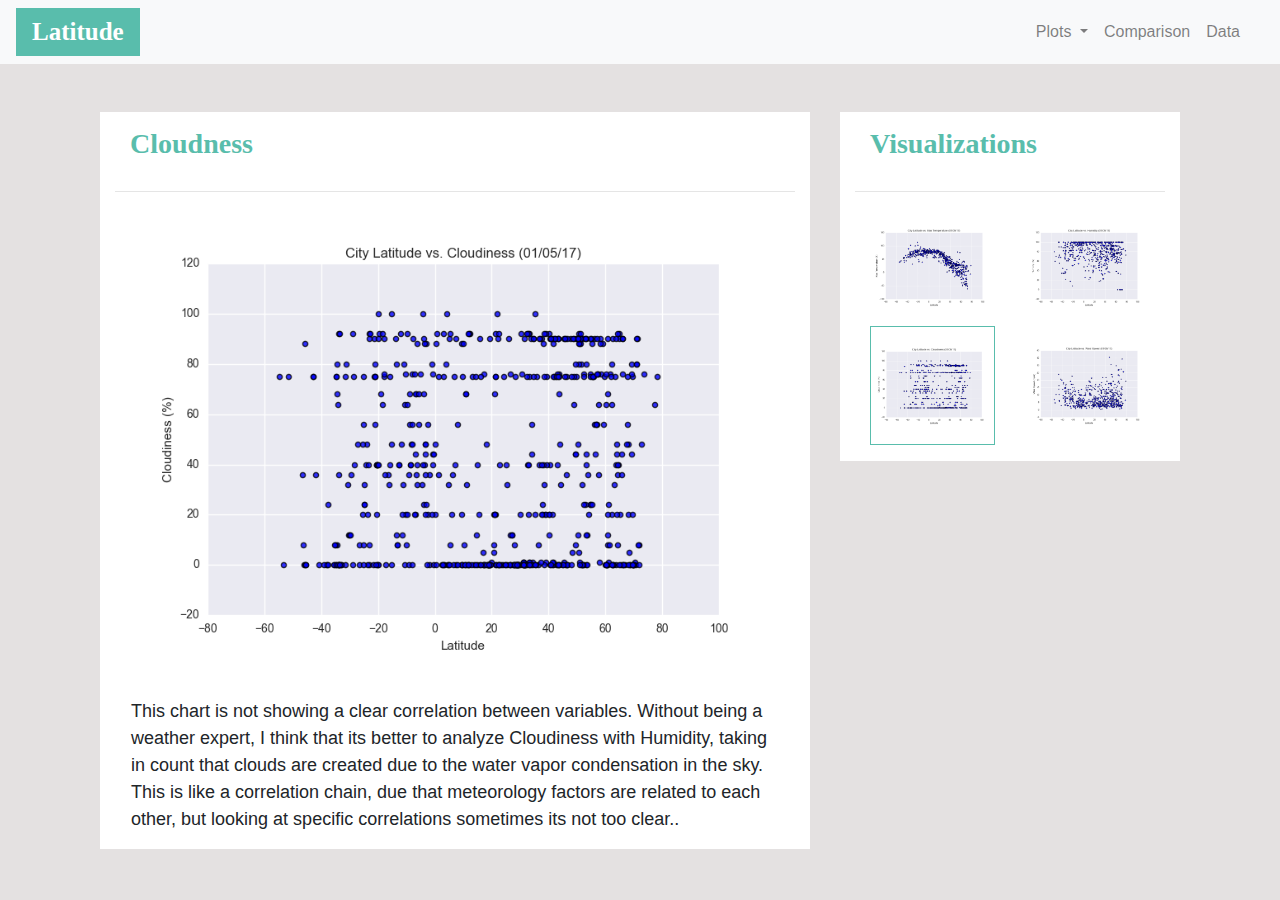
<file: WebVisualizations/cloudness.html>
<!DOCTYPE html>
<html lang="en">
    <head>
        <meta charset="UTF-8">
        <title>Cloudness</title>
        <link rel="stylesheet" href="https://stackpath.bootstrapcdn.com/bootstrap/4.3.1/css/bootstrap.min.css" integrity="sha384-ggOyR0iXCbMQv3Xipma34MD+dH/1fQ784/j6cY/iJTQUOhcWr7x9JvoRxT2MZw1T" crossorigin="anonymous">
        <link rel="stylesheet" href="style.css">
        <link rel="shortcut icon" type="image/x-icon" href="Resources/assets/images/Fig1.png"/>
    </head>
<body class = "grey-background sm-body-background">

    <!-- Navbar -->
    <nav class="navbar navbar-expand-md navbar-light bg-light bar-green padding-navigator">
        <a class="navbar-brand text-white brand-style px-3"; href="index.html"><strong>Latitude</strong></a>
        <button class="navbar-toggler border border-light" type="button" data-toggle="collapse" data-target="#navbarSupportedContent" aria-controls="navbarSupportedContent" aria-expanded="false" aria-label="Toggle navigation">
            <span class="navbar-toggler-icon"></span>
        </button>
        <div class="collapse navbar-collapse px-3 background-collapse" id="navbarSupportedContent">
            <ul class="navbar-nav ml-auto">
                <li class="nav-item dropdown">
                    <a class="nav-link dropdown-toggle dropdown-list-grey-background" href="#" id="navbarDropdown" role="button" data-toggle="dropdown" aria-haspopup="true" aria-expanded="false">
                    Plots
                    </a>
                    <div class="dropdown-menu" aria-labelledby="navbarDropdown">
                        <a class="dropdown-item"  href="temperature.html">Max Temperature</a>
                        <a class="dropdown-item"  href="humidity.html">Humidity</a>
                        <a class="dropdown-item"  href="cloudness.html">Cloudness</a>
                        <a class="dropdown-item"  href="wind_speed.html">Wind Speed</a>
                    </div>
                </li>
                <li class="nav-item">
                    <a class="nav-link" href="comparison.html">Comparison <span class="sr-only">(current)</span></a>
                </li>
                <li class="nav-item">
                    <a class="nav-link" href="data.html">Data</a>
                </li>
            </ul>
        </div>
</nav>

    <div class="container">

        <!-- One row -->
        <div class="row pb-3 mx-auto">
            <!-- First Column -->
            <div class="col-md-8">
                <div class = "col-md-12 white-background mt-5">

                    <h3>
                        <strong>Cloudness</strong>
                    </h3>
                    <hr>
                    <img class="rounded mx-auto d-block home-image" src="Resources/assets/images/Fig3.png " width="100%" alt="Latitude Vs Cloudness">
                    <p class = "px-3 py-3">This chart is not showing a clear correlation between variables. Without being a weather expert, I think that its better to analyze Cloudiness with Humidity, taking in count that clouds are created due to the water vapor condensation in the sky. This is like a correlation chain, due that meteorology factors are related to each other, but looking at specific correlations sometimes its not too clear..</p>
                </div> 
            </div>

             <!-- Second Column -->
            <div class="col-md-4 mr-auto">
                <div class = "col-md-12 white-background mr-3 mt-5">
                    <h3>
                        <strong>Visualizations</strong>
                    </h3>
                    <hr>
                    <div class = "row pb-3 mx-auto original-visualizations">
                        <div class="col-3 col-md-6">
                            <a href="temperature.html"><img class= "rounded float-right py-3" src="Resources/assets/images/Fig1.png" width="100%" alt="Latitude Vs Temperature">
                            </a>
                        </div>
                        <div class="col-3 col-md-6">
                            <a href="humidity.html"><img class="rounded float-left py-3" src="Resources/assets/images/Fig2.png" width="100%" alt="Latitude Vs Humidity">
                            </a>
                        </div>
                        <div class="col-3 col-md-6">
                            <a href="cloudness.html"><img class="rounded float-right py-3 images-border rounded-0" src="Resources/assets/images/Fig3.png" width="100%" alt="Latitude Vs Cloudness">
                            </a>
                        </div>
                    
                        <div class="col-3 col-md-6">
                            <a href="wind_speed.html"><img class="center py-3" src="Resources/assets/images/Fig4.png" width="100%" alt="Latitude Vs Wind Speed">
                            </a>
                        </div> 
                    </div>

                    <!-- Small screen visualization -->
                    <div class = "row pb-3 visualizations-first-row mx-auto">
                        <div class="col-4">
                            <a href="temperature.html"><img class= "rounded float-right py-3" src="Resources/assets/images/Fig1.png" width="100%" alt="Latitude Vs Temperature">
                            </a>
                        </div>
                        <div class="col-4">
                            <a href="humidity.html"><img class="rounded float-left py-3" src="Resources/assets/images/Fig2.png" width="100%" alt="Latitude Vs Humidity">
                            </a>
                        </div>
                        <div class="col-4">
                            <a href="cloudness.html"><img class="rounded float-right py-3 images-border rounded-0" src="Resources/assets/images/Fig3.png" width="100%" alt="Latitude Vs Cloudness">
                            </a>
                        </div>
                    </div>
    
                    <div class="col-4 row visualization-second-row mx-auto">
                        <a href="wind_speed.html"><img class="rounded float-right py-3" src="Resources/assets/images/Fig4.png" width="100%" alt="Latitude Vs Wind Speed">
                        </a>
                    </div>
            </div>
        </div>          
    </div>
  <script src="https://code.jquery.com/jquery-3.3.1.slim.min.js" integrity="sha384-q8i/X+965DzO0rT7abK41JStQIAqVgRVzpbzo5smXKp4YfRvH+8abtTE1Pi6jizo" crossorigin="anonymous"></script>
  <script src="https://cdnjs.cloudflare.com/ajax/libs/popper.js/1.14.7/umd/popper.min.js" integrity="sha384-UO2eT0CpHqdSJQ6hJty5KVphtPhzWj9WO1clHTMGa3JDZwrnQq4sF86dIHNDz0W1" crossorigin="anonymous"></script>
  <script src="https://stackpath.bootstrapcdn.com/bootstrap/4.3.1/js/bootstrap.min.js" integrity="sha384-JjSmVgyd0p3pXB1rRibZUAYoIIy6OrQ6VrjIEaFf/nJGzIxFDsf4x0xIM+B07jRM" crossorigin="anonymous"></script>
</body>
</html>
</file>
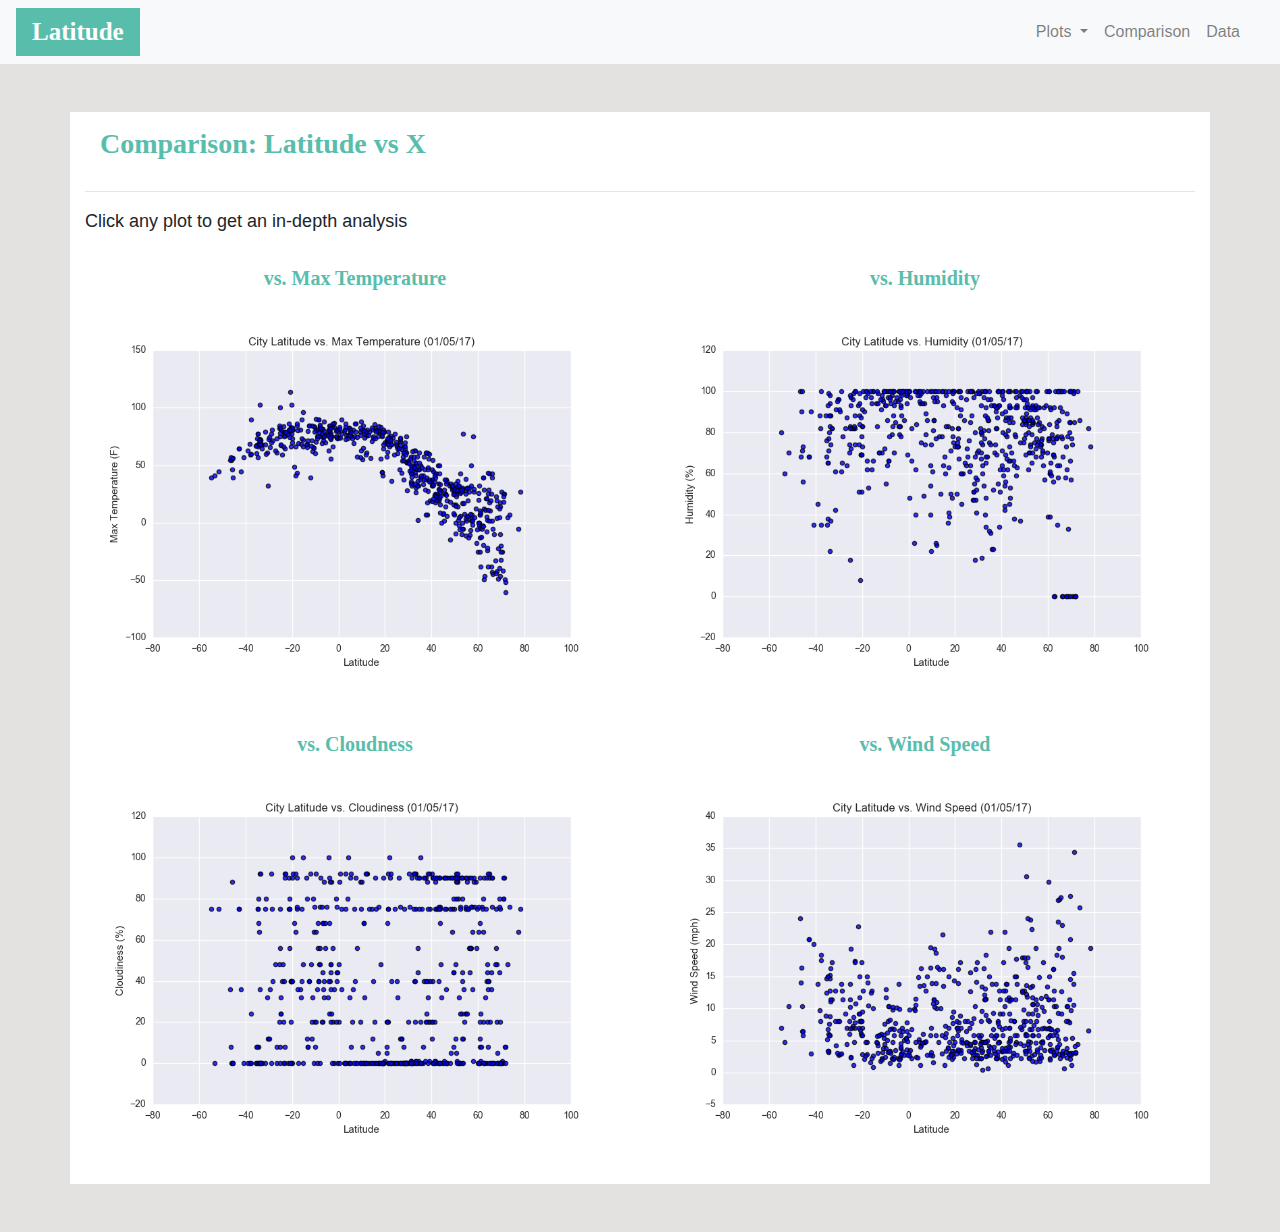
<file: WebVisualizations/comparison.html>
<!DOCTYPE html>
<html lang="en">
    <head>
        <meta charset="UTF-8">
        <title>Comparison</title>
        <link rel="stylesheet" href="https://stackpath.bootstrapcdn.com/bootstrap/4.3.1/css/bootstrap.min.css" integrity="sha384-ggOyR0iXCbMQv3Xipma34MD+dH/1fQ784/j6cY/iJTQUOhcWr7x9JvoRxT2MZw1T" crossorigin="anonymous">
        <link rel="stylesheet" href="style.css">
        <link rel="shortcut icon" type="image/x-icon" href="Resources/assets/images/Fig1.png"/>
    </head>
<body class = "grey-background sm-body-background">
    <!-- Navbar -->
    <nav class="navbar navbar-expand-md navbar-light bg-light bar-green padding-navigator">
        <a class="navbar-brand text-white brand-style px-3"; href="index.html"><strong>Latitude</strong></a>
        <button class="navbar-toggler border border-light" type="button" data-toggle="collapse" data-target="#navbarSupportedContent" aria-controls="navbarSupportedContent" aria-expanded="false" aria-label="Toggle navigation">
            <span class="navbar-toggler-icon"></span>
        </button>
        <div class="collapse navbar-collapse px-3 background-collapse" id="navbarSupportedContent">
            <ul class="navbar-nav ml-auto">
                <li class="nav-item dropdown">
                    <a class="nav-link dropdown-toggle dropdown-list-grey-background" href="#" id="navbarDropdown" role="button" data-toggle="dropdown" aria-haspopup="true" aria-expanded="false">
                    Plots
                    </a>
                    <div class="dropdown-menu" aria-labelledby="navbarDropdown">
                        <a class="dropdown-item"  href="temperature.html">Max Temperature</a>
                        <a class="dropdown-item"  href="humidity.html">Humidity</a>
                        <a class="dropdown-item"  href="cloudness.html">Cloudness</a>
                        <a class="dropdown-item"  href="wind_speed.html">Wind Speed</a>
                    </div>
                </li>
                <li class="nav-item">
                    <a class="nav-link" href="comparison.html">Comparison <span class="sr-only">(current)</span></a>
                </li>
                <li class="nav-item">
                    <a class="nav-link" href="data.html">Data</a>
                </li>
            </ul>
        </div>
</nav>

    <div class="container white-background mt-5 mb-5">

        <!-- Row 1 -->
        <div class="row">
            <!-- Column 1 -->
            <div class="col-md-12">
                <h3>
                    <strong>Comparison: Latitude vs X</strong>
                </h3>
                <hr>
                <p>Click any plot to get an in-depth analysis</p>  
            </div>
        </div>
        <!-- Row 2 -->
        <div class="row">
            <!-- Column 1 -->
            <div class="col-md-6">
                <h5 class="text-center"><strong>vs. Max Temperature</strong></h5>
                <a target = "_blank" href="temperature.html"><img class="rounded mx-auto d-block" src="Resources/assets/images/Fig1.png " width="100%" alt="Latitude Vs Temperature">  
                </a>
                <hr class= "separator">
            </div>
            <!-- Column2 -->
            <div class= "col-md-6">
                <h5 class="text-center"><strong>vs. Humidity</strong></h5>
                <a target = "_blank" href="humidity.html"><img class="rounded mx-auto d-block" src="Resources/assets/images/Fig2.png " width="100%" alt="Latitude Vs Humidity">
                </a>
                <hr class= "separator">
            </div>
        </div>
        <!-- Row 3 -->
        <div class="row">
            <!-- Column 1 -->
            <div class="col-md-6">
                <h5 class="text-center"><strong>vs. Cloudness</strong></h5>
                <a target = "_blank" href="cloudness.html"><img class="rounded mx-auto d-block" src="Resources/assets/images/Fig3.png " width="100%" alt="Latitude Vs Cloudness">  
                </a>
                <hr class= "separator">
            </div>
            <!-- Column 2 -->
            <div class= "col-md-6">
                <h5 class="text-center"><strong>vs. Wind Speed</strong></h5>
                <a target = "_blank" href="wind_speed.html"><img class="rounded mx-auto d-block" src="Resources/assets/images/Fig4.png " width="100%" alt="Latitude Vs wind_speed">
                </a>
            </div>
        </div>
    </div>
  <script src="https://code.jquery.com/jquery-3.3.1.slim.min.js" integrity="sha384-q8i/X+965DzO0rT7abK41JStQIAqVgRVzpbzo5smXKp4YfRvH+8abtTE1Pi6jizo" crossorigin="anonymous"></script>
  <script src="https://cdnjs.cloudflare.com/ajax/libs/popper.js/1.14.7/umd/popper.min.js" integrity="sha384-UO2eT0CpHqdSJQ6hJty5KVphtPhzWj9WO1clHTMGa3JDZwrnQq4sF86dIHNDz0W1" crossorigin="anonymous"></script>
  <script src="https://stackpath.bootstrapcdn.com/bootstrap/4.3.1/js/bootstrap.min.js" integrity="sha384-JjSmVgyd0p3pXB1rRibZUAYoIIy6OrQ6VrjIEaFf/nJGzIxFDsf4x0xIM+B07jRM" crossorigin="anonymous"></script>
</body>
</html>
</file>
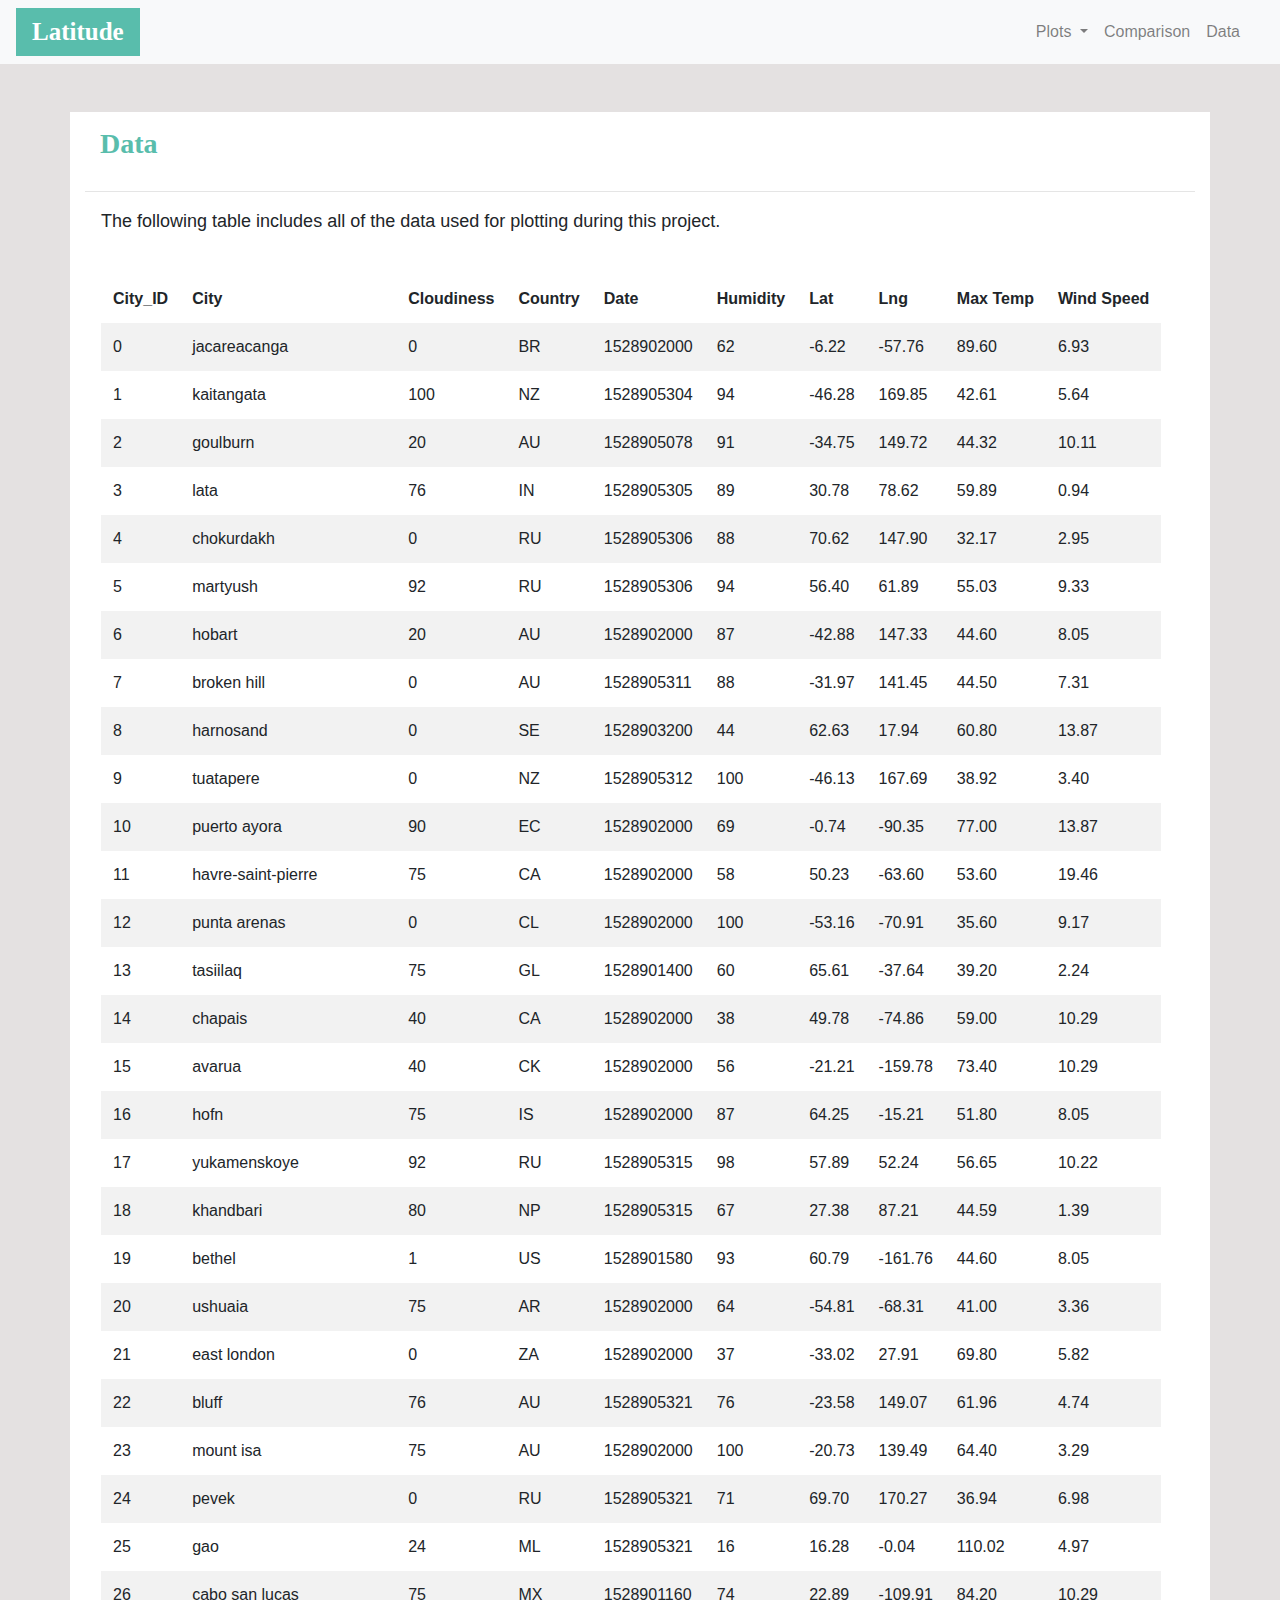
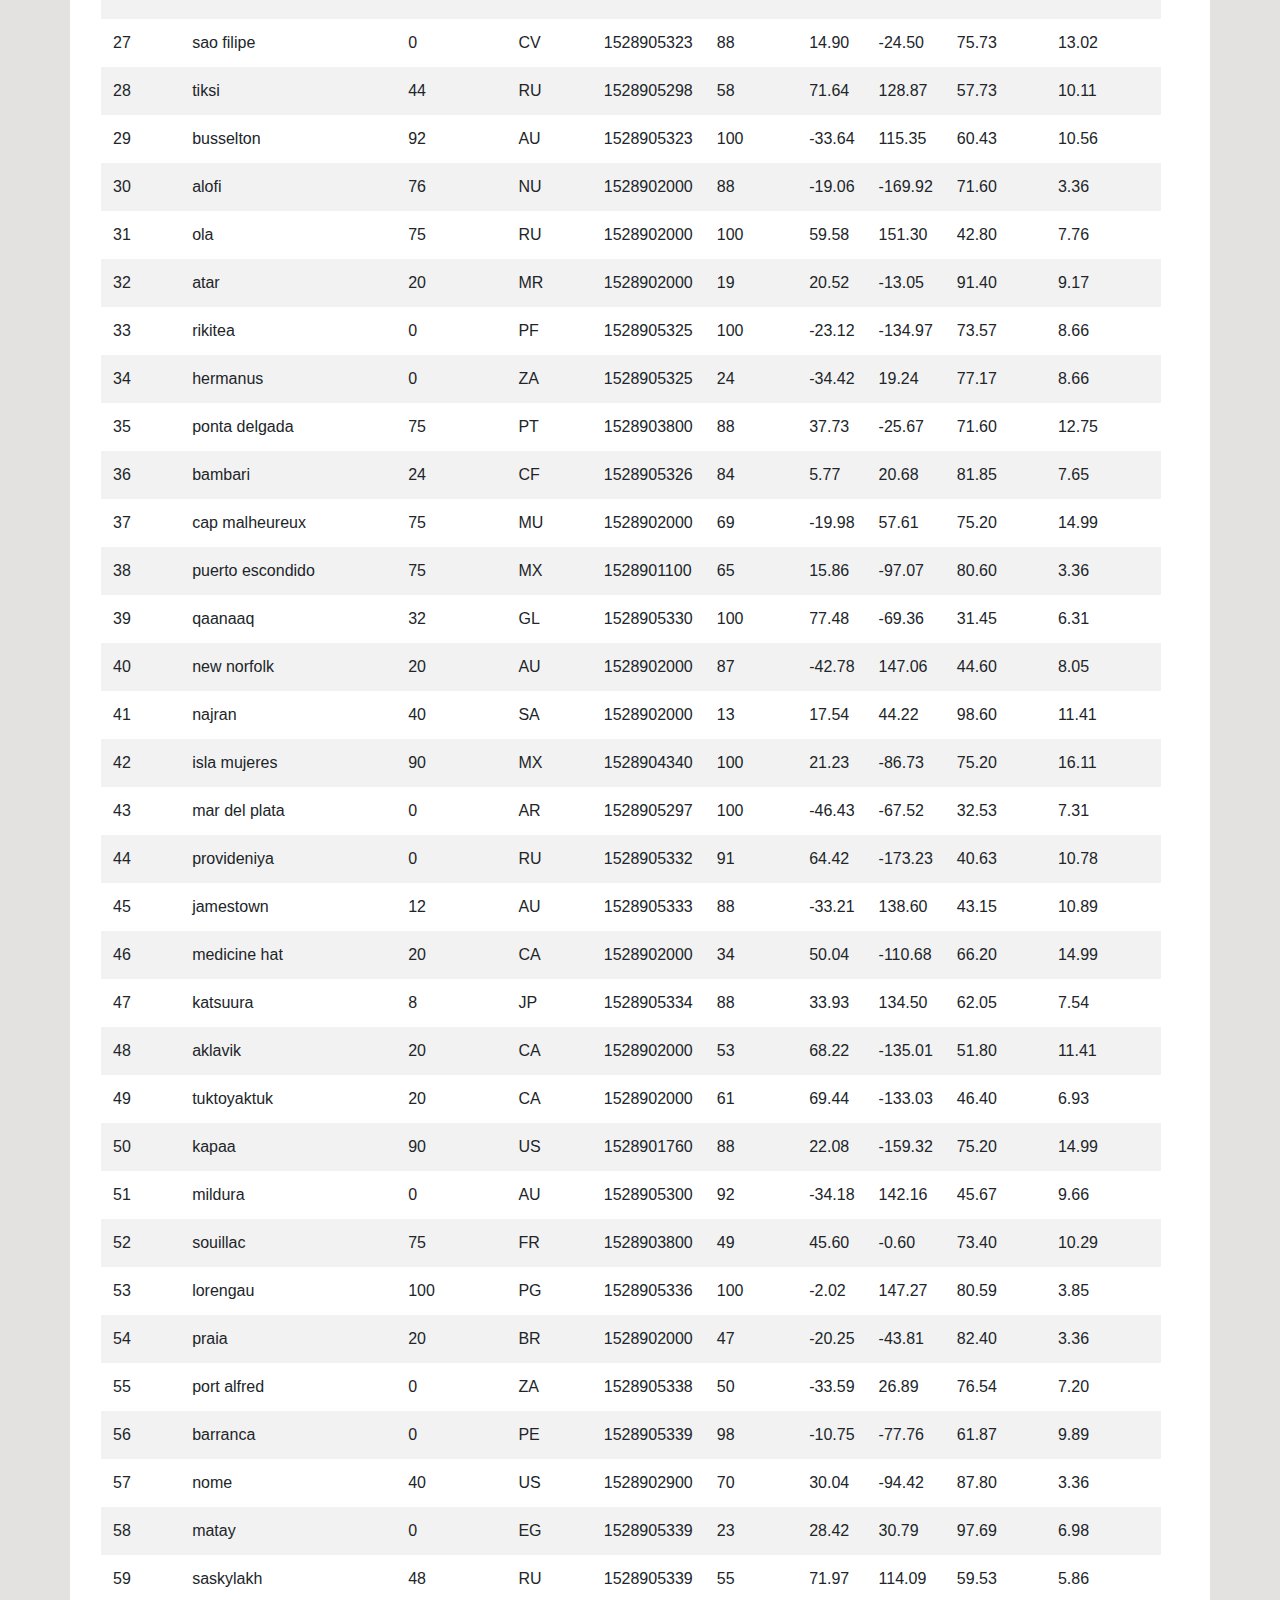
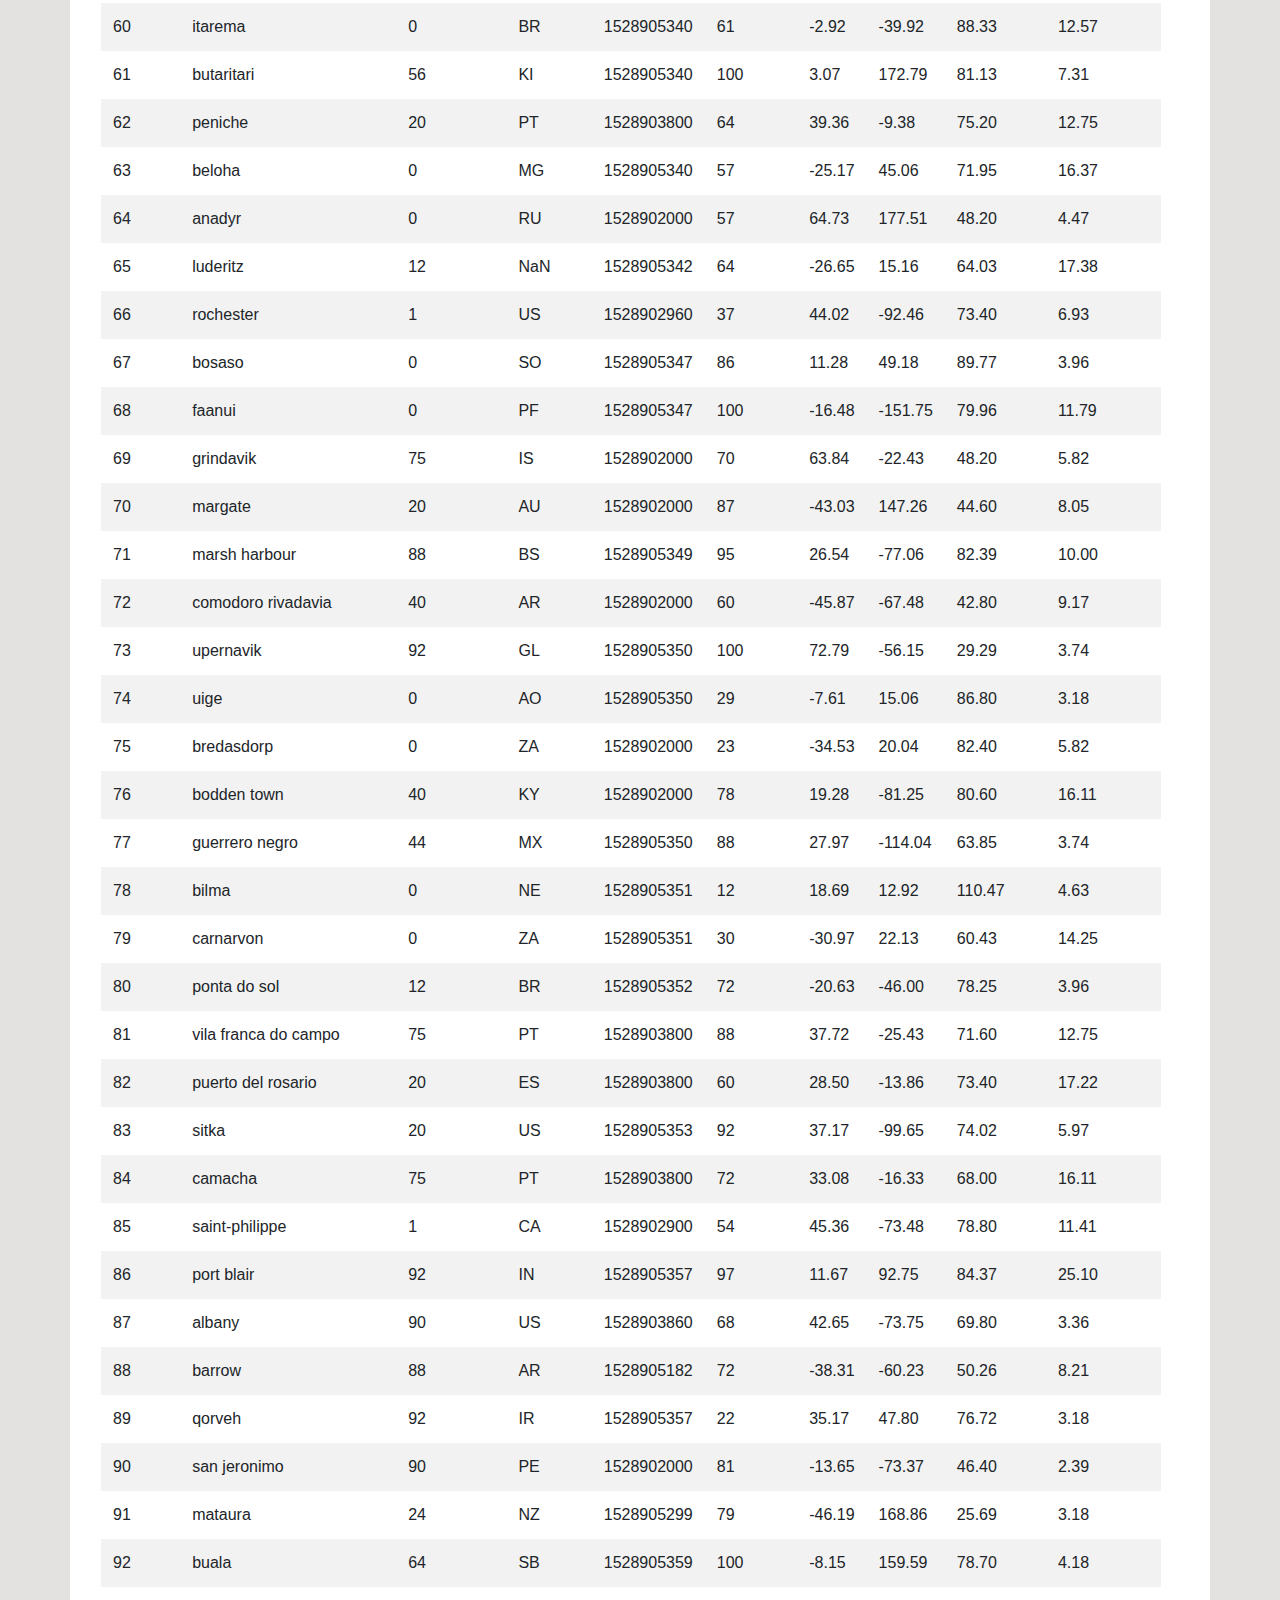
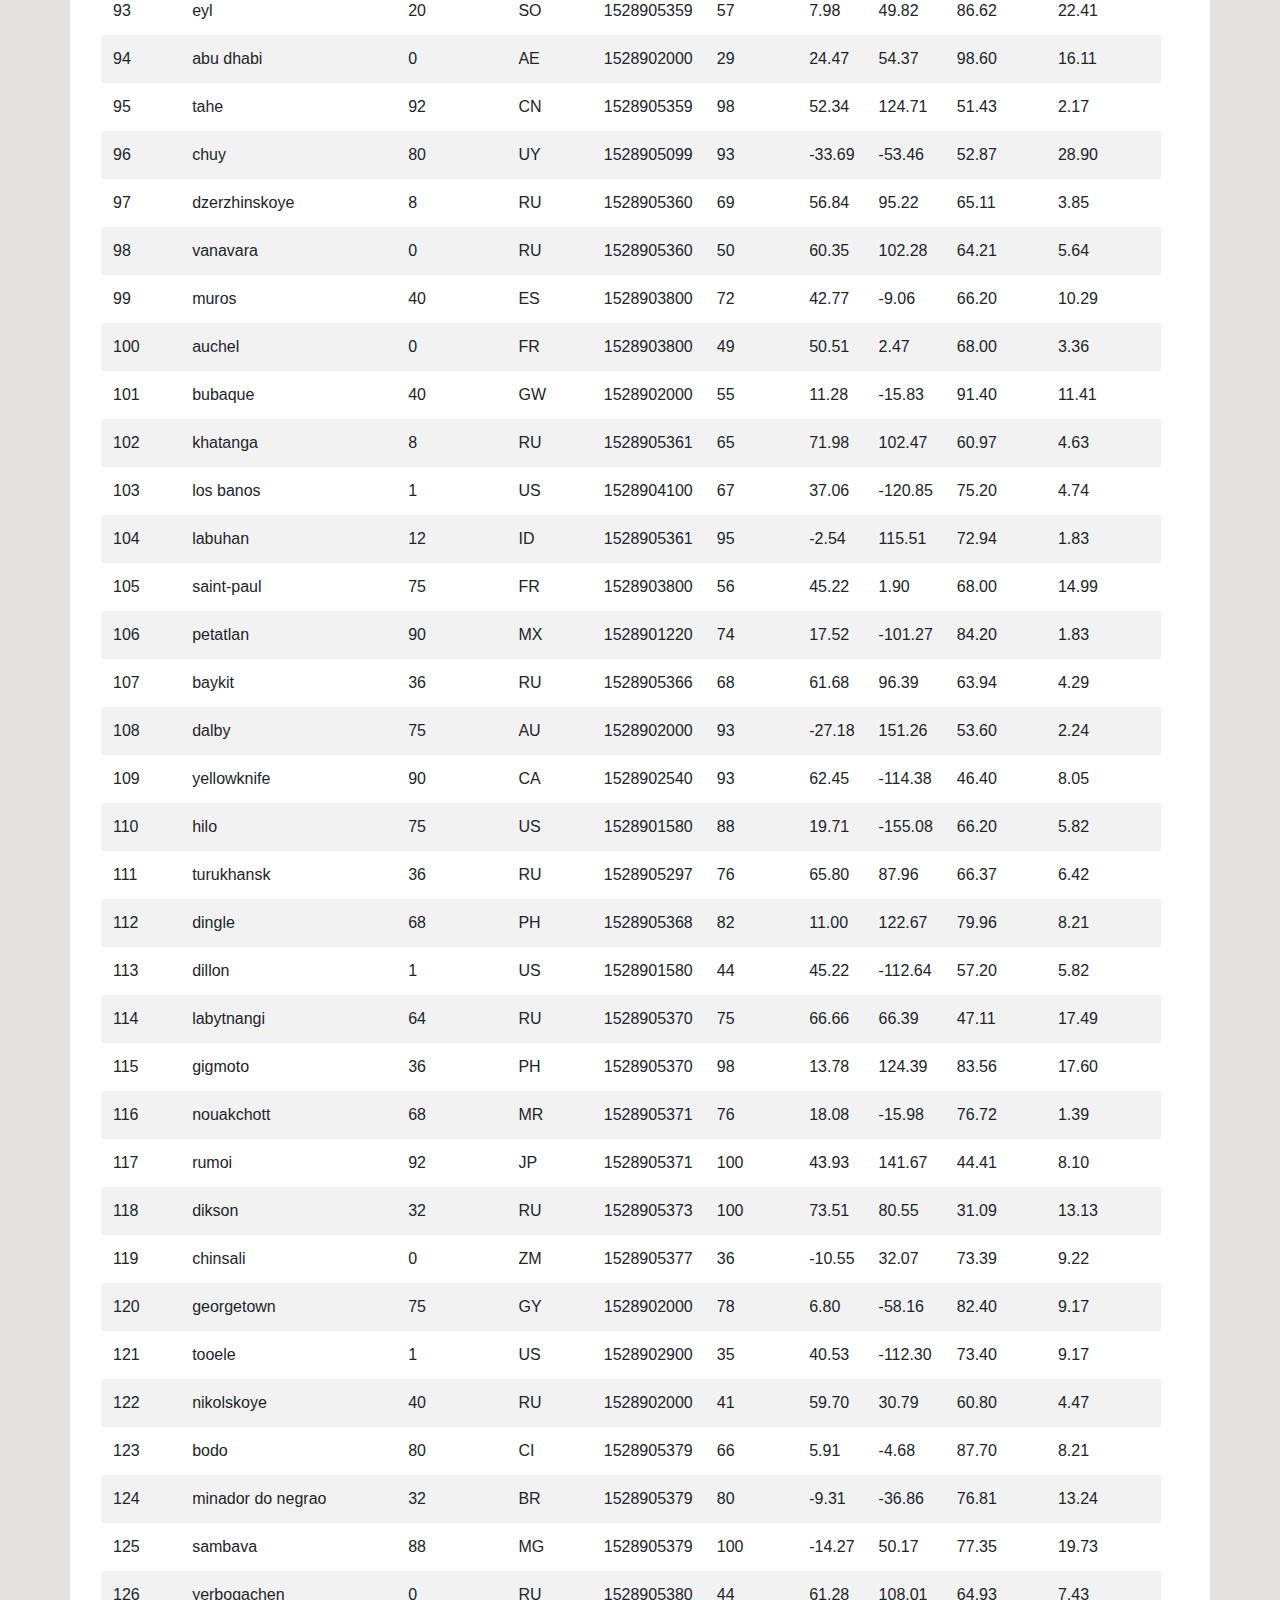
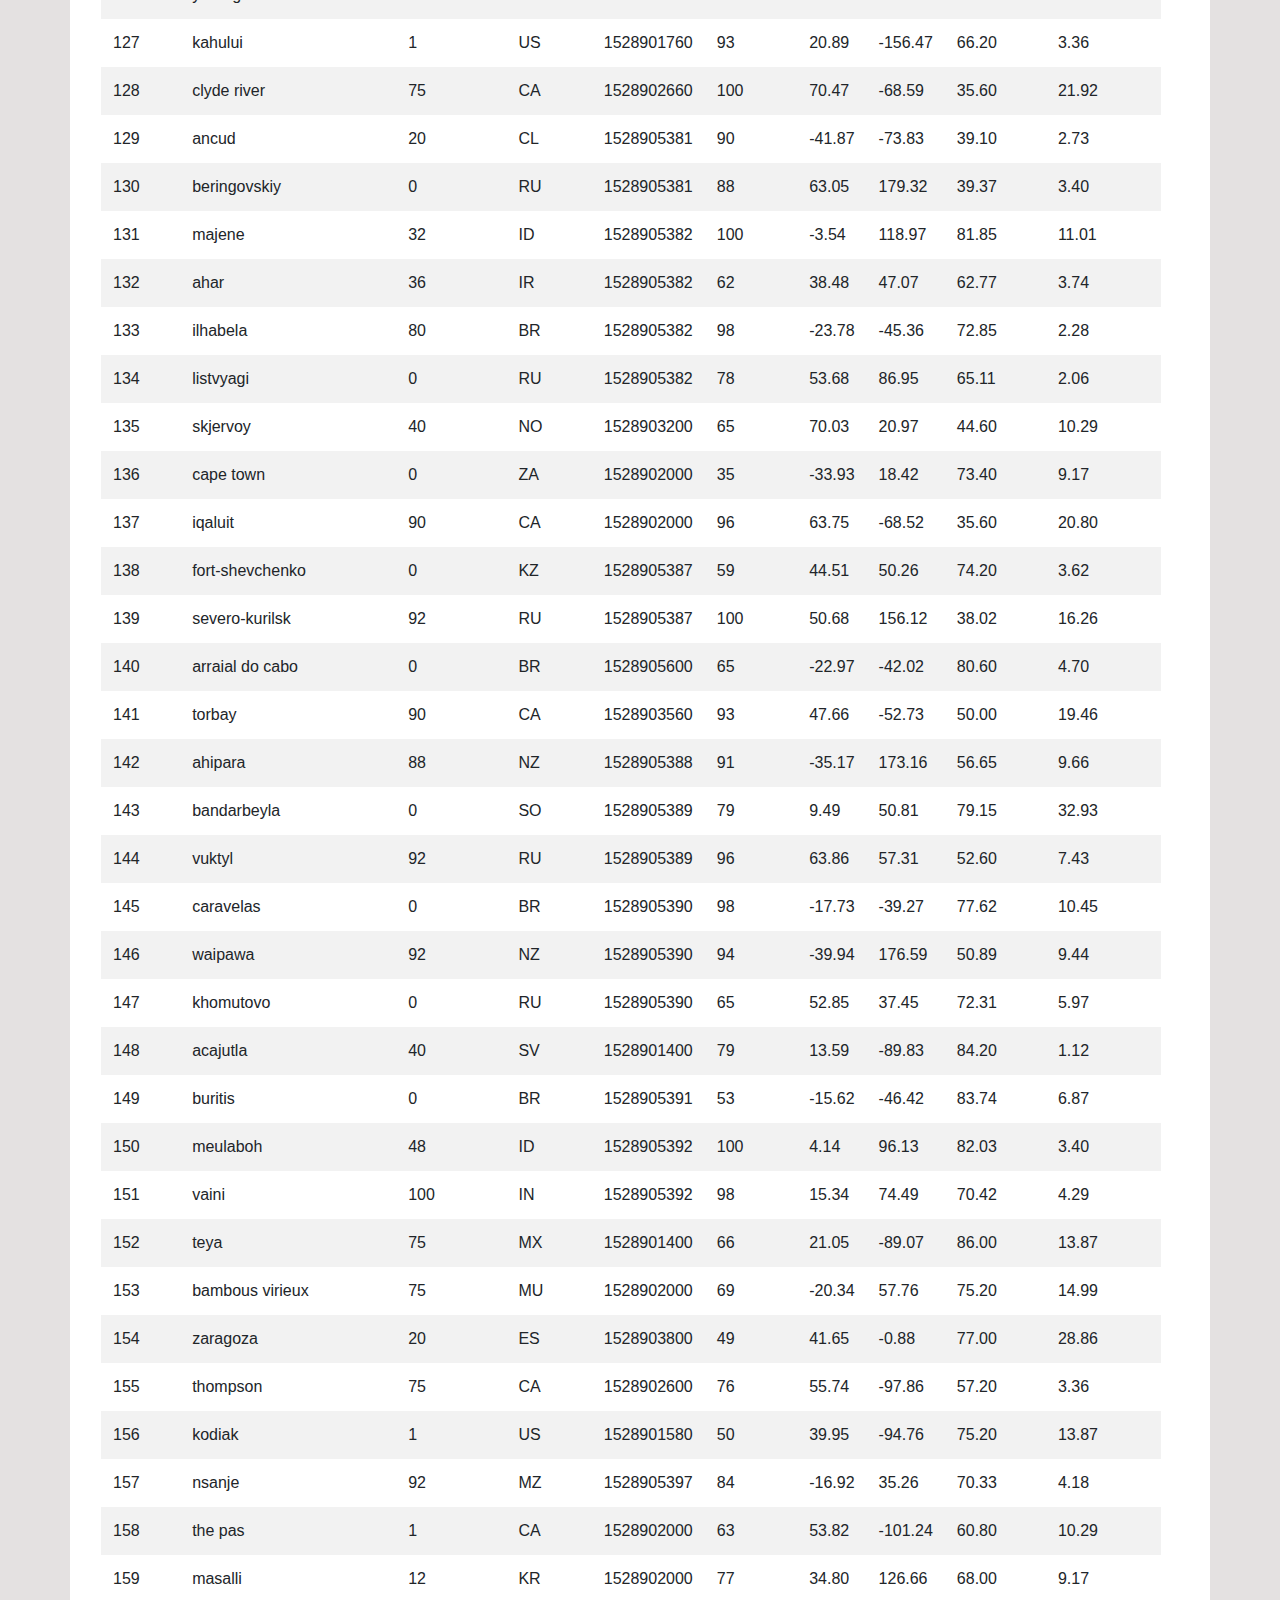
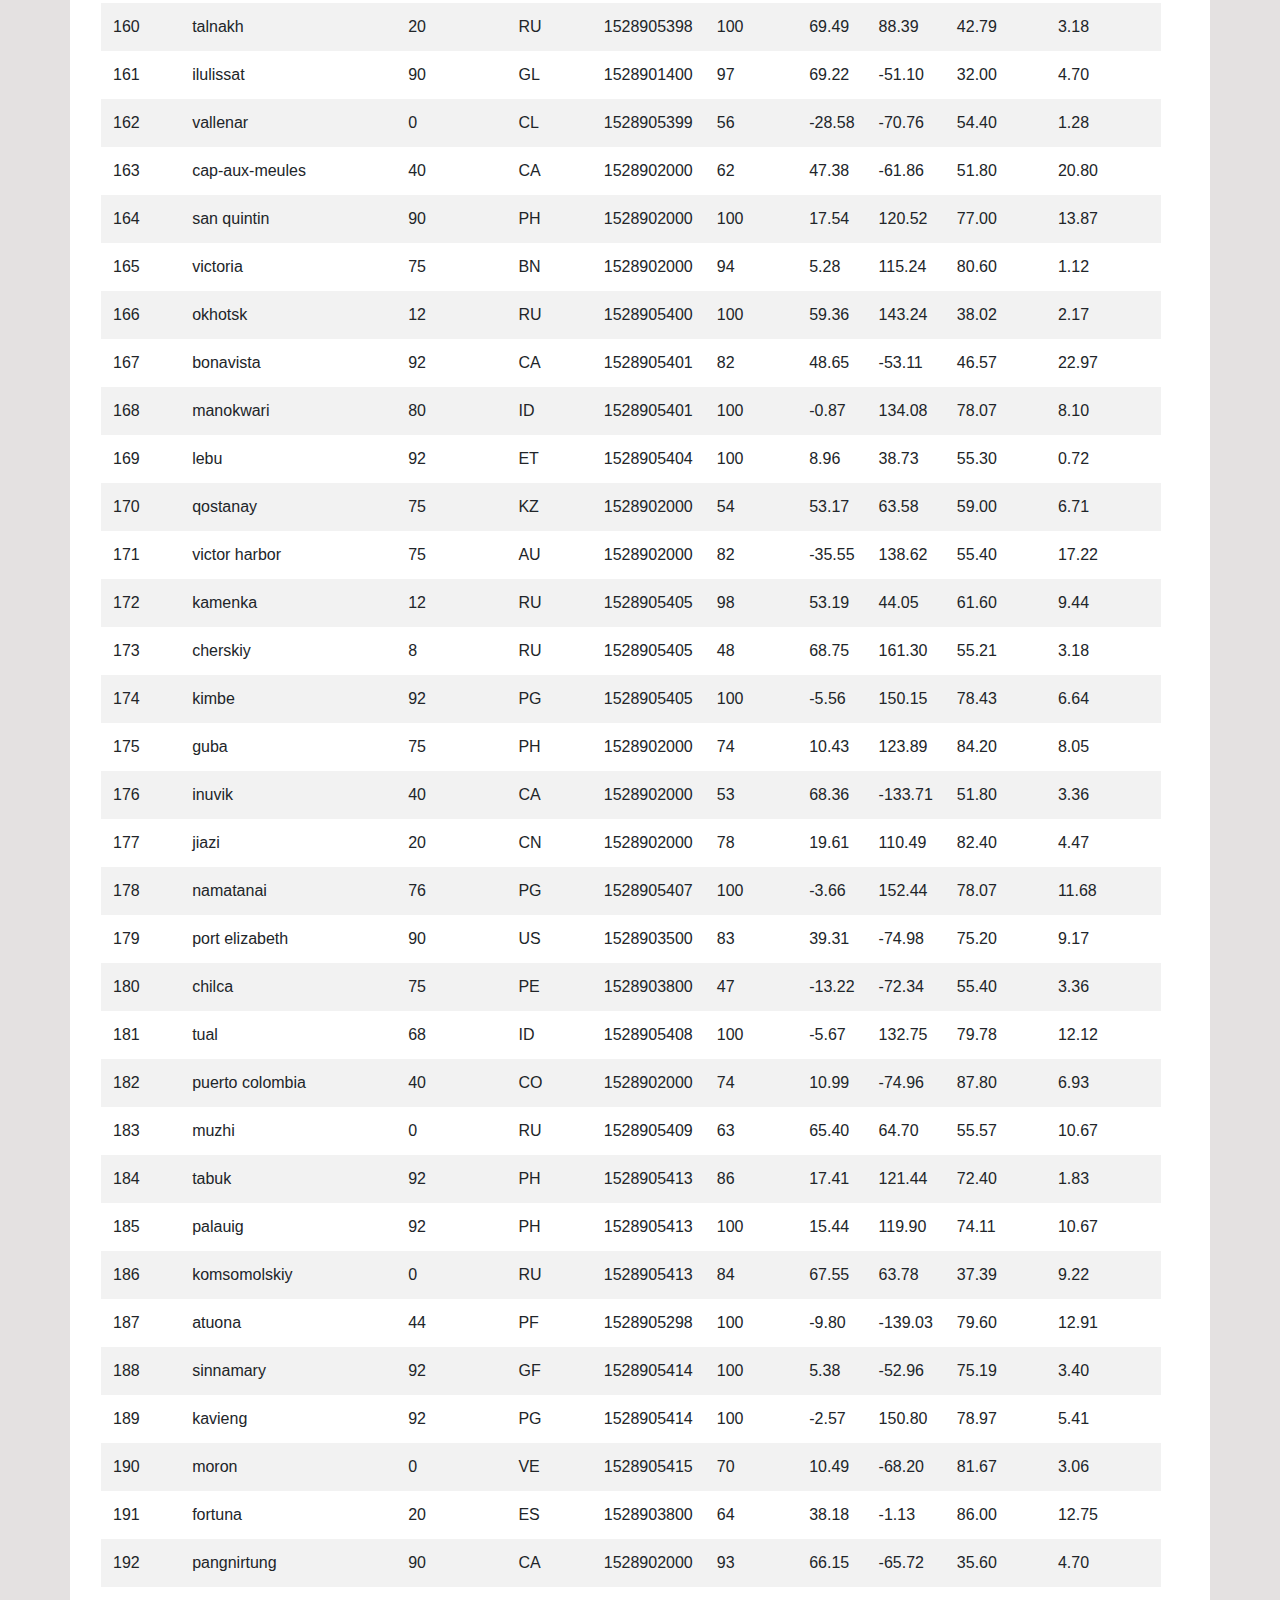
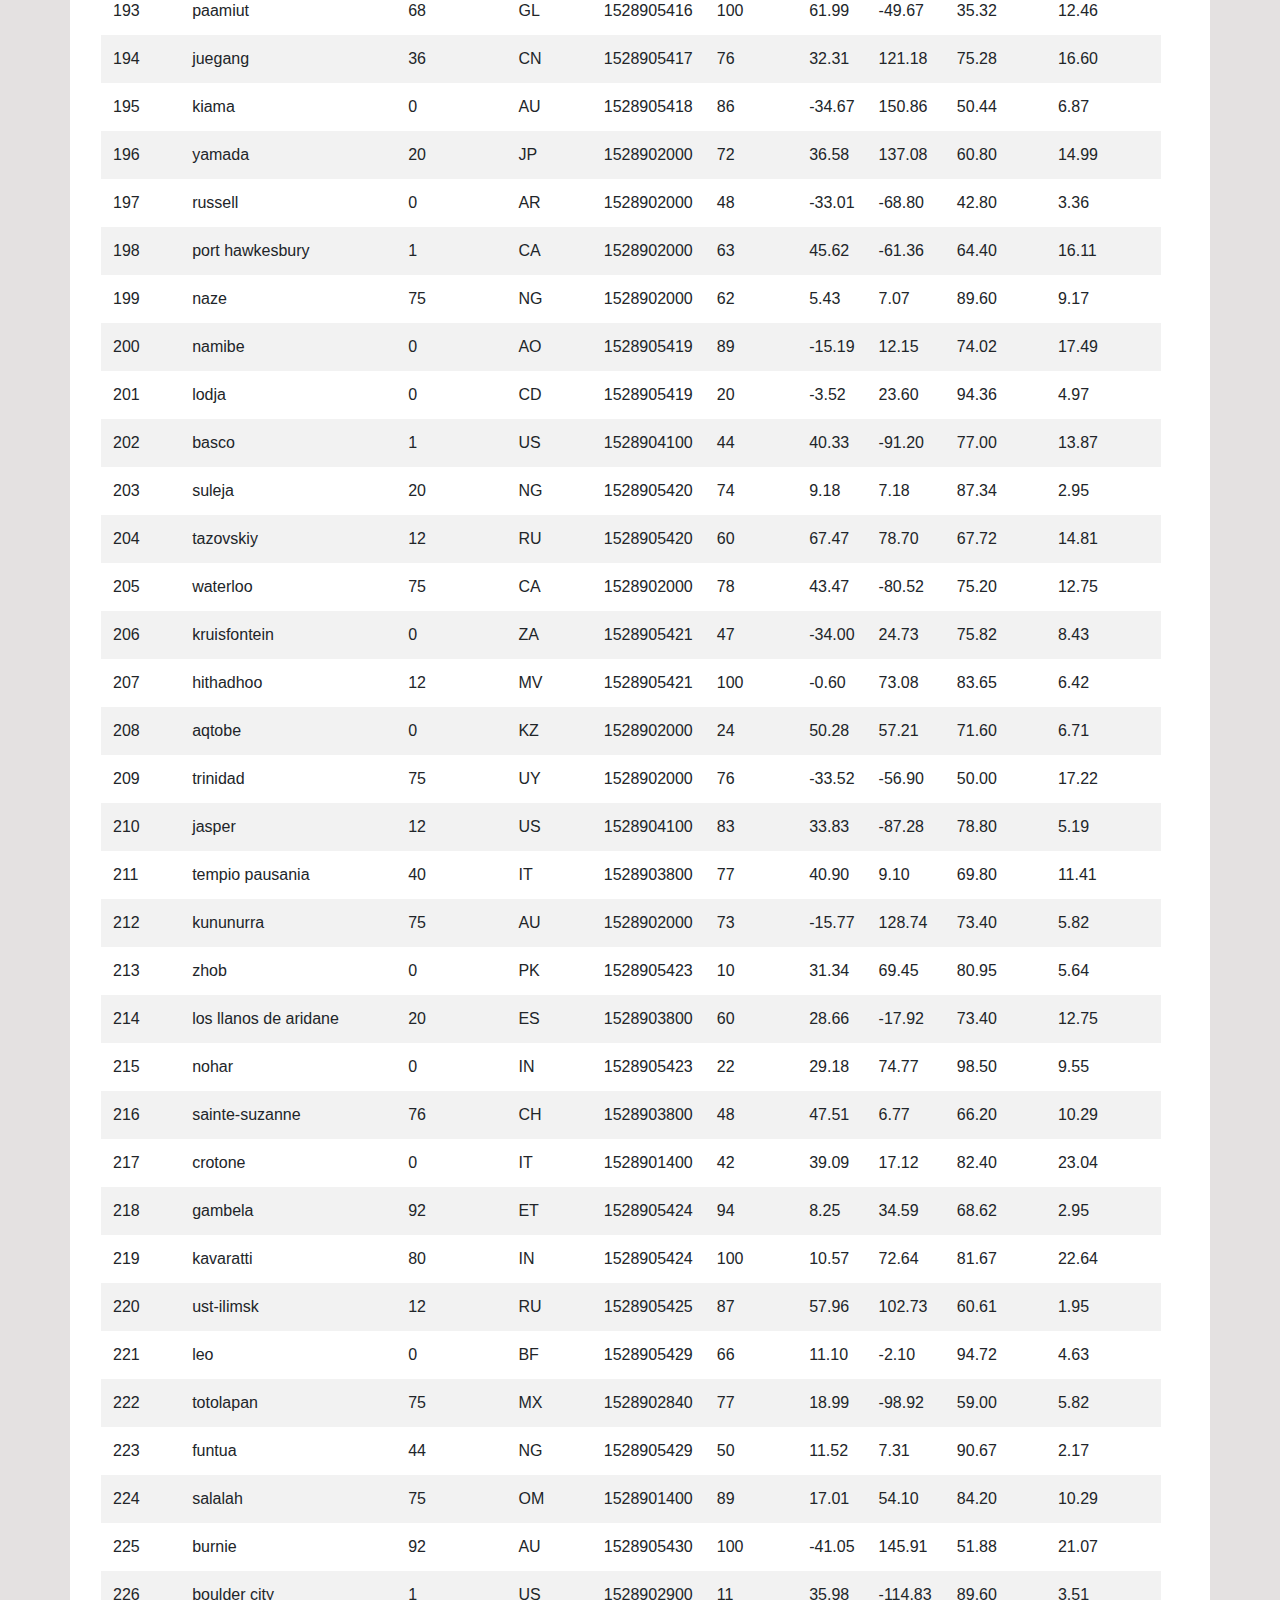
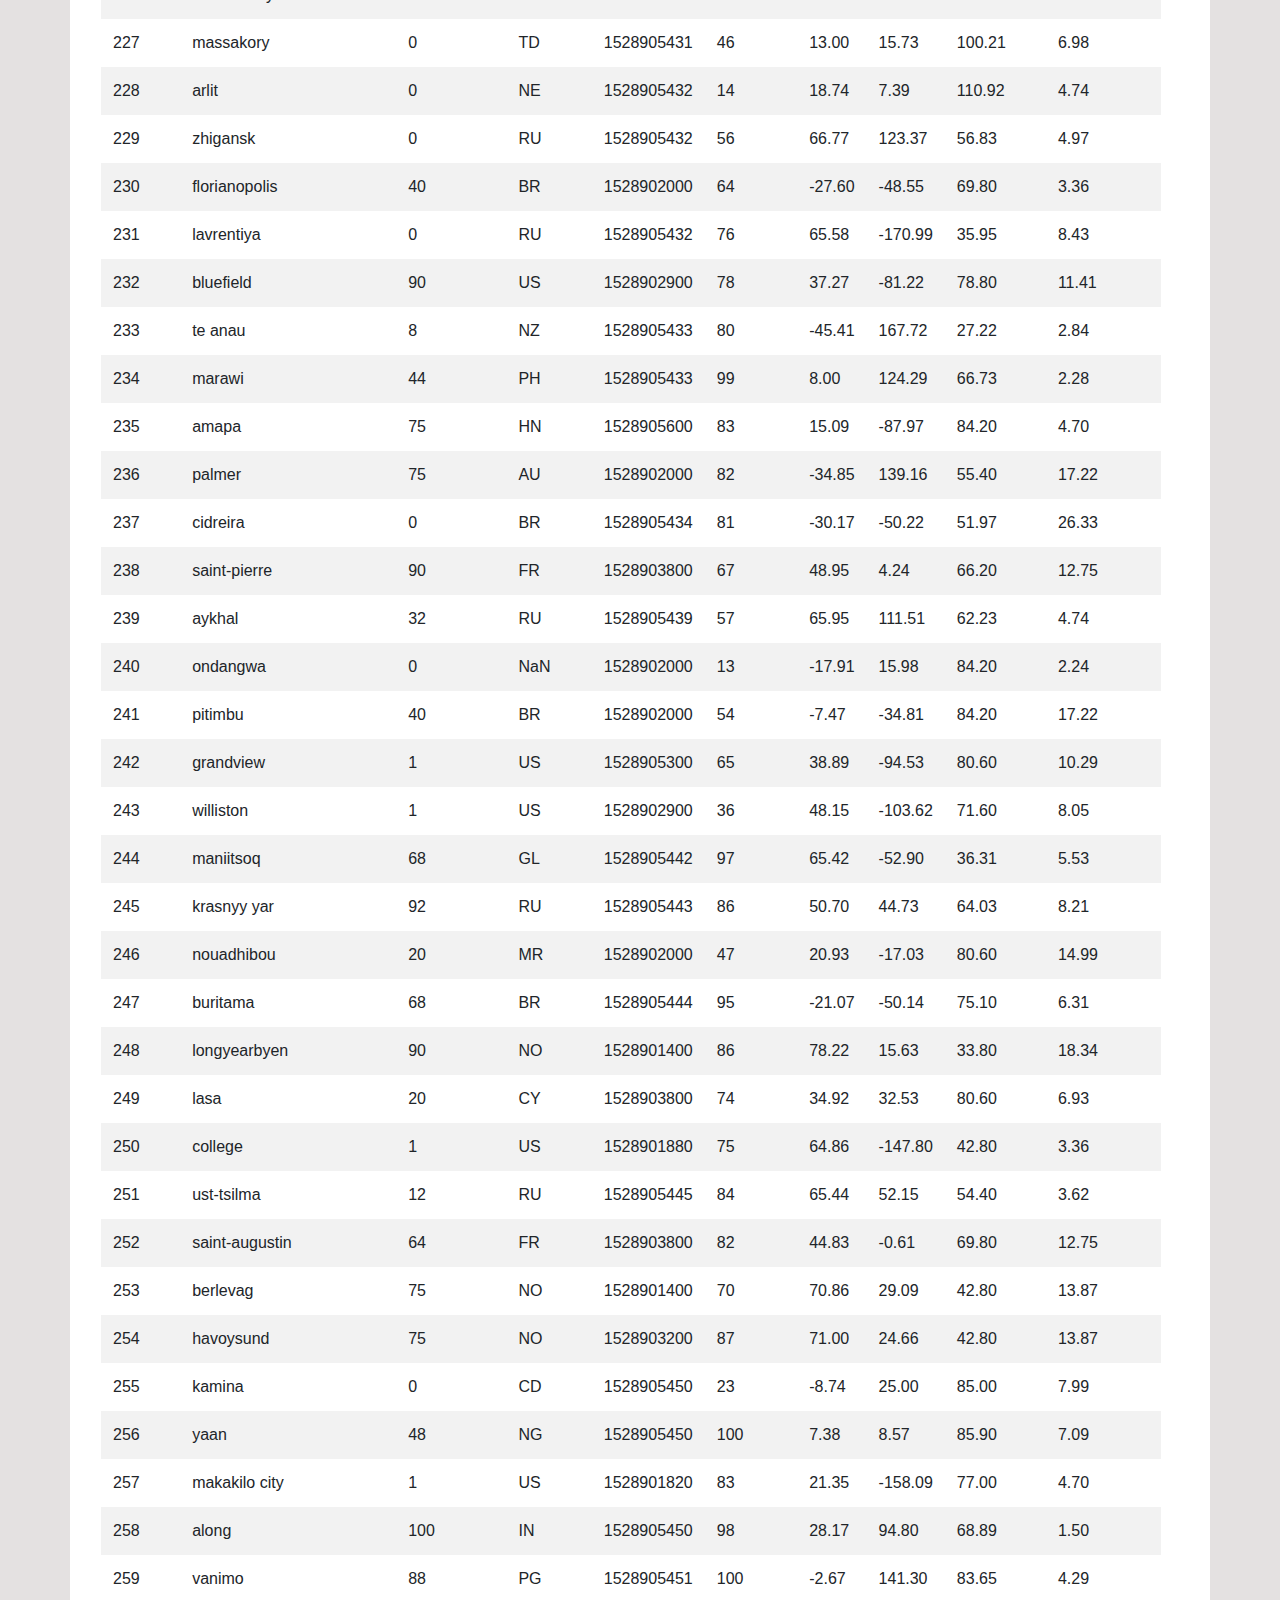
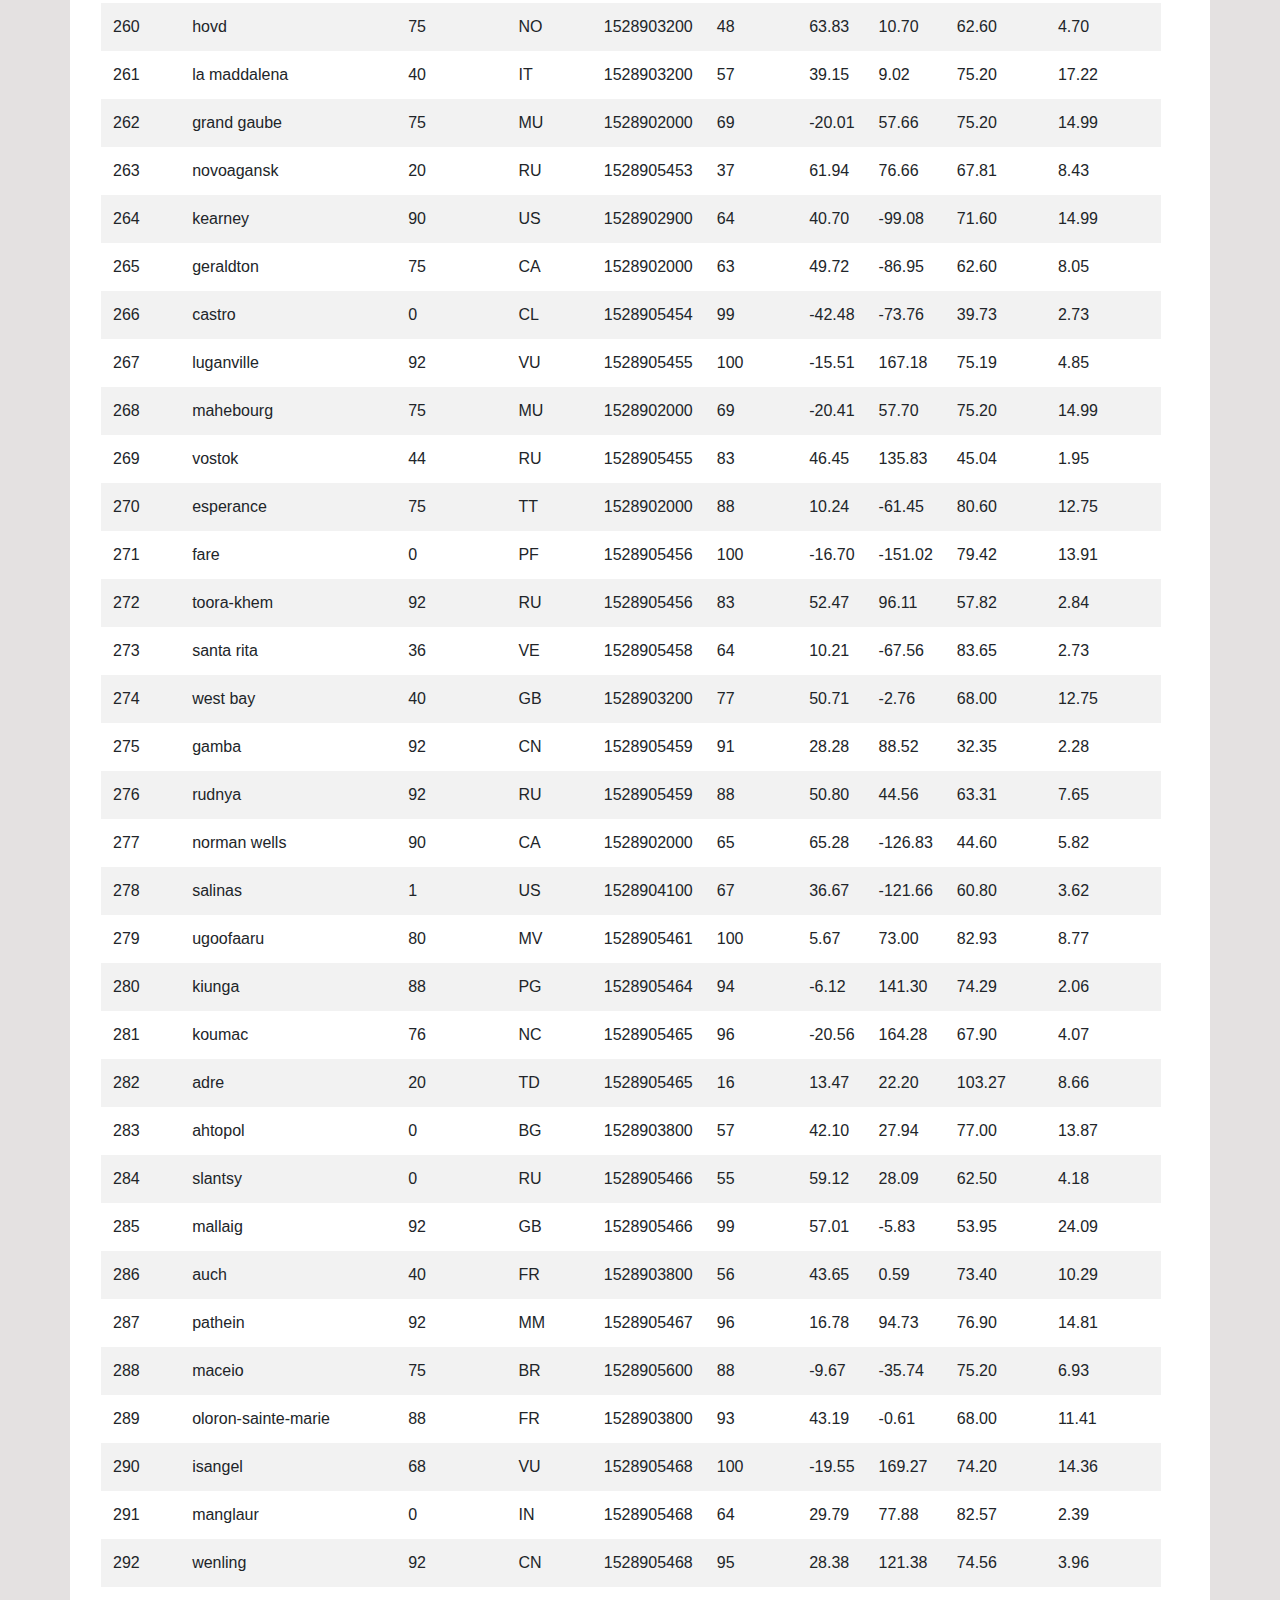
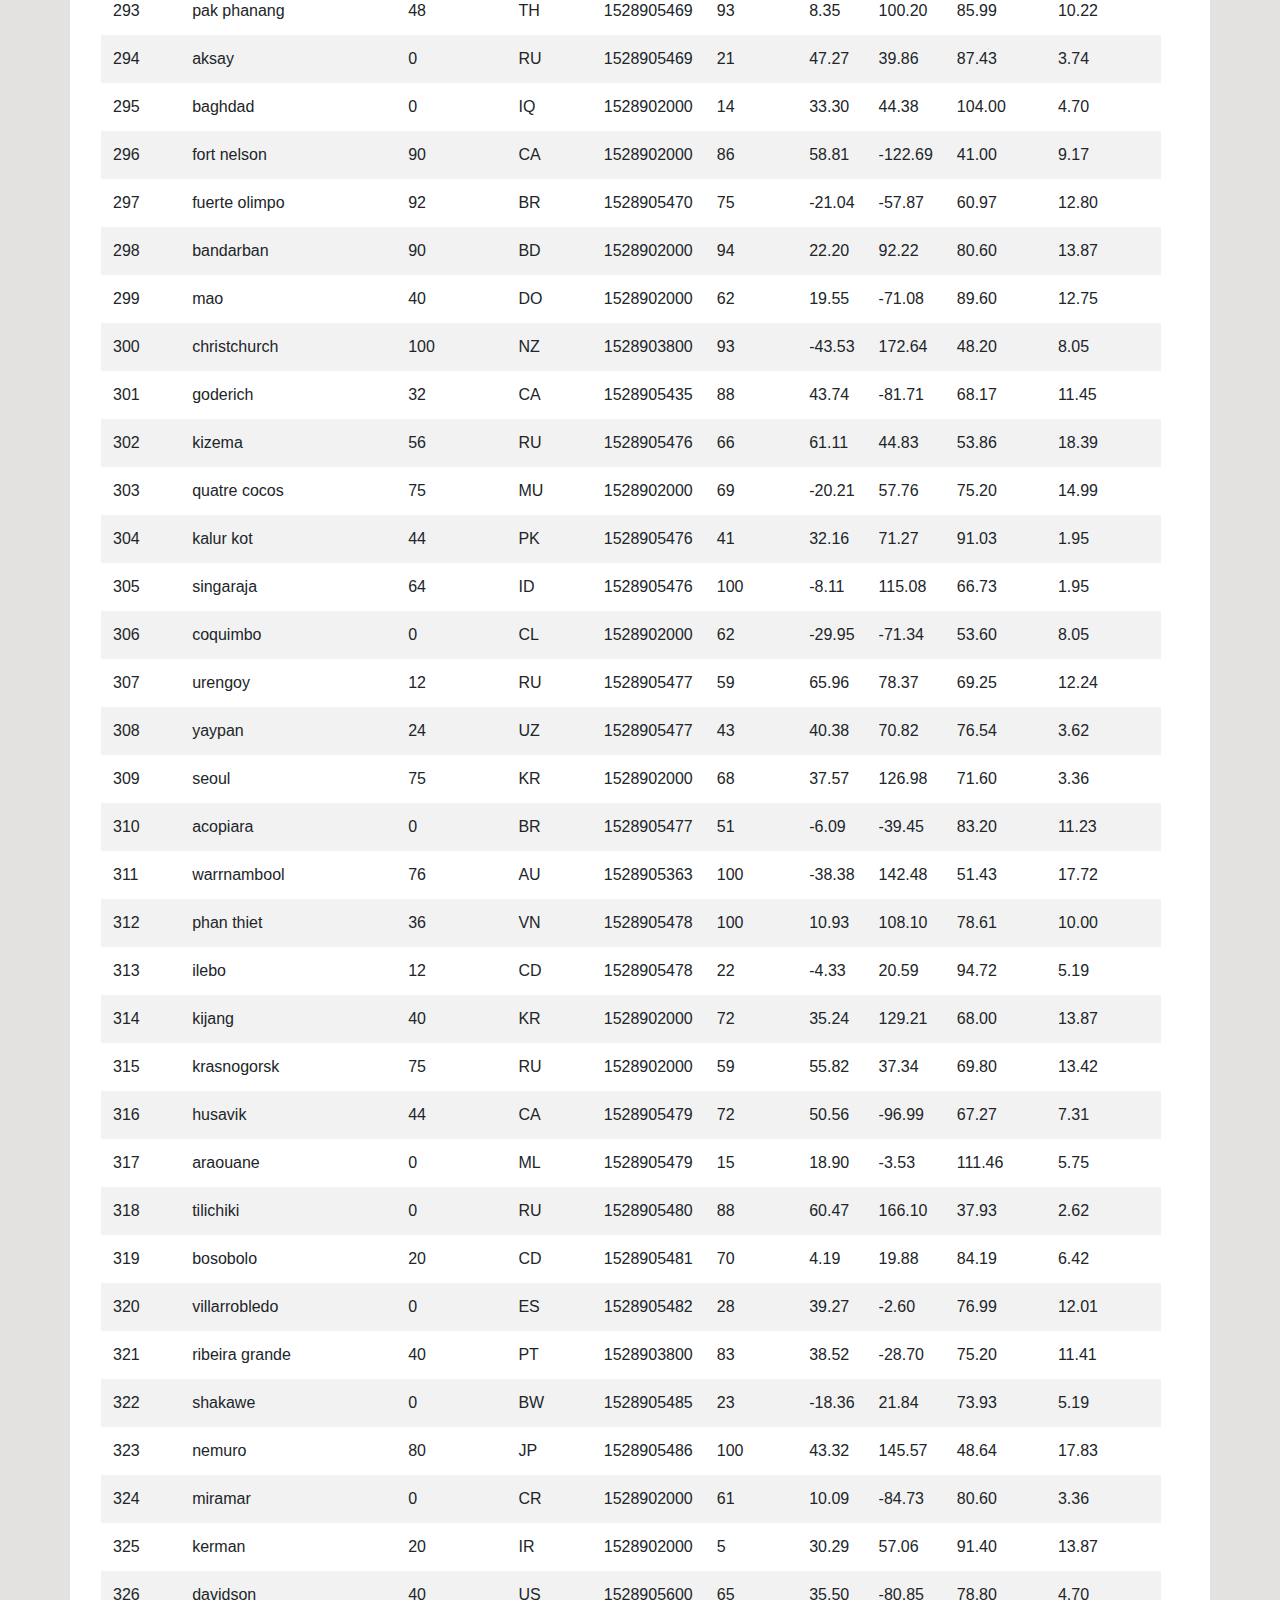
<file: WebVisualizations/data.html>
<!DOCTYPE html>
<html lang="en">
    <head>
        <meta charset="UTF-8">
        <title>Data</title>
        <link rel="stylesheet" href="https://stackpath.bootstrapcdn.com/bootstrap/4.3.1/css/bootstrap.min.css" integrity="sha384-ggOyR0iXCbMQv3Xipma34MD+dH/1fQ784/j6cY/iJTQUOhcWr7x9JvoRxT2MZw1T" crossorigin="anonymous">
        <link rel="stylesheet" href="style.css">
        <link rel="shortcut icon" type="image/x-icon" href="Resources/assets/images/Fig1.png"/>
    </head>
<body class = "grey-background sm-body-background">
    <!-- navbar -->
    <nav class="navbar navbar-expand-md navbar-light bg-light bar-green padding-navigator">
        <a class="navbar-brand text-white brand-style px-3"; href="index.html"><strong>Latitude</strong></a>
        <button class="navbar-toggler border border-light" type="button" data-toggle="collapse" data-target="#navbarSupportedContent" aria-controls="navbarSupportedContent" aria-expanded="false" aria-label="Toggle navigation">
            <span class="navbar-toggler-icon"></span>
        </button>
        <div class="collapse navbar-collapse px-3 background-collapse" id="navbarSupportedContent">
            <ul class="navbar-nav ml-auto">
                <li class="nav-item dropdown">
                    <a class="nav-link dropdown-toggle dropdown-list-grey-background" href="#" id="navbarDropdown" role="button" data-toggle="dropdown" aria-haspopup="true" aria-expanded="false">
                    Plots
                    </a>
                    <div class="dropdown-menu" aria-labelledby="navbarDropdown">
                        <a class="dropdown-item"  href="temperature.html">Max Temperature</a>
                        <a class="dropdown-item"  href="humidity.html">Humidity</a>
                        <a class="dropdown-item"  href="cloudness.html">Cloudness</a>
                        <a class="dropdown-item"  href="wind_speed.html">Wind Speed</a>
                    </div>
                </li>
                <li class="nav-item">
                    <a class="nav-link" href="comparison.html">Comparison <span class="sr-only">(current)</span></a>
                </li>
                <li class="nav-item">
                    <a class="nav-link" href="data.html">Data</a>
                </li>
            </ul>
        </div>
</nav>

    <div class="container white-background mt-5">

        <div class="row">
            <!-- Column 1 -->
            <div class="col-md-12">
                <h3>
                    <strong>Data</strong>
                </h3>
                <hr>
                <p class = "mx-3">The following table includes all of the data used for plotting during this project.</p>
                <br> 
            </div>
        </div>
<!-- Table -->
<table class="table table-striped table-borderless table-hover table-border table-responsive mx-3">
  <thead>
    <tr>
      <th>City_ID</th>
      <th>City</th>
      <th>Cloudiness</th>
      <th>Country</th>
      <th>Date</th>
      <th>Humidity</th>
      <th>Lat</th>
      <th>Lng</th>
      <th>Max Temp</th>
      <th>Wind Speed</th>
    </tr>
  </thead>
  <tbody>
    <tr>
      <td>0</td>
      <td>jacareacanga</td>
      <td>0</td>
      <td>BR</td>
      <td>1528902000</td>
      <td>62</td>
      <td>-6.22</td>
      <td>-57.76</td>
      <td>89.60</td>
      <td>6.93</td>
    </tr>
    <tr>
      <td>1</td>
      <td>kaitangata</td>
      <td>100</td>
      <td>NZ</td>
      <td>1528905304</td>
      <td>94</td>
      <td>-46.28</td>
      <td>169.85</td>
      <td>42.61</td>
      <td>5.64</td>
    </tr>
    <tr>
      <td>2</td>
      <td>goulburn</td>
      <td>20</td>
      <td>AU</td>
      <td>1528905078</td>
      <td>91</td>
      <td>-34.75</td>
      <td>149.72</td>
      <td>44.32</td>
      <td>10.11</td>
    </tr>
    <tr>
      <td>3</td>
      <td>lata</td>
      <td>76</td>
      <td>IN</td>
      <td>1528905305</td>
      <td>89</td>
      <td>30.78</td>
      <td>78.62</td>
      <td>59.89</td>
      <td>0.94</td>
    </tr>
    <tr>
      <td>4</td>
      <td>chokurdakh</td>
      <td>0</td>
      <td>RU</td>
      <td>1528905306</td>
      <td>88</td>
      <td>70.62</td>
      <td>147.90</td>
      <td>32.17</td>
      <td>2.95</td>
    </tr>
    <tr>
      <td>5</td>
      <td>martyush</td>
      <td>92</td>
      <td>RU</td>
      <td>1528905306</td>
      <td>94</td>
      <td>56.40</td>
      <td>61.89</td>
      <td>55.03</td>
      <td>9.33</td>
    </tr>
    <tr>
      <td>6</td>
      <td>hobart</td>
      <td>20</td>
      <td>AU</td>
      <td>1528902000</td>
      <td>87</td>
      <td>-42.88</td>
      <td>147.33</td>
      <td>44.60</td>
      <td>8.05</td>
    </tr>
    <tr>
      <td>7</td>
      <td>broken hill</td>
      <td>0</td>
      <td>AU</td>
      <td>1528905311</td>
      <td>88</td>
      <td>-31.97</td>
      <td>141.45</td>
      <td>44.50</td>
      <td>7.31</td>
    </tr>
    <tr>
      <td>8</td>
      <td>harnosand</td>
      <td>0</td>
      <td>SE</td>
      <td>1528903200</td>
      <td>44</td>
      <td>62.63</td>
      <td>17.94</td>
      <td>60.80</td>
      <td>13.87</td>
    </tr>
    <tr>
      <td>9</td>
      <td>tuatapere</td>
      <td>0</td>
      <td>NZ</td>
      <td>1528905312</td>
      <td>100</td>
      <td>-46.13</td>
      <td>167.69</td>
      <td>38.92</td>
      <td>3.40</td>
    </tr>
    <tr>
      <td>10</td>
      <td>puerto ayora</td>
      <td>90</td>
      <td>EC</td>
      <td>1528902000</td>
      <td>69</td>
      <td>-0.74</td>
      <td>-90.35</td>
      <td>77.00</td>
      <td>13.87</td>
    </tr>
    <tr>
      <td>11</td>
      <td>havre-saint-pierre</td>
      <td>75</td>
      <td>CA</td>
      <td>1528902000</td>
      <td>58</td>
      <td>50.23</td>
      <td>-63.60</td>
      <td>53.60</td>
      <td>19.46</td>
    </tr>
    <tr>
      <td>12</td>
      <td>punta arenas</td>
      <td>0</td>
      <td>CL</td>
      <td>1528902000</td>
      <td>100</td>
      <td>-53.16</td>
      <td>-70.91</td>
      <td>35.60</td>
      <td>9.17</td>
    </tr>
    <tr>
      <td>13</td>
      <td>tasiilaq</td>
      <td>75</td>
      <td>GL</td>
      <td>1528901400</td>
      <td>60</td>
      <td>65.61</td>
      <td>-37.64</td>
      <td>39.20</td>
      <td>2.24</td>
    </tr>
    <tr>
      <td>14</td>
      <td>chapais</td>
      <td>40</td>
      <td>CA</td>
      <td>1528902000</td>
      <td>38</td>
      <td>49.78</td>
      <td>-74.86</td>
      <td>59.00</td>
      <td>10.29</td>
    </tr>
    <tr>
      <td>15</td>
      <td>avarua</td>
      <td>40</td>
      <td>CK</td>
      <td>1528902000</td>
      <td>56</td>
      <td>-21.21</td>
      <td>-159.78</td>
      <td>73.40</td>
      <td>10.29</td>
    </tr>
    <tr>
      <td>16</td>
      <td>hofn</td>
      <td>75</td>
      <td>IS</td>
      <td>1528902000</td>
      <td>87</td>
      <td>64.25</td>
      <td>-15.21</td>
      <td>51.80</td>
      <td>8.05</td>
    </tr>
    <tr>
      <td>17</td>
      <td>yukamenskoye</td>
      <td>92</td>
      <td>RU</td>
      <td>1528905315</td>
      <td>98</td>
      <td>57.89</td>
      <td>52.24</td>
      <td>56.65</td>
      <td>10.22</td>
    </tr>
    <tr>
      <td>18</td>
      <td>khandbari</td>
      <td>80</td>
      <td>NP</td>
      <td>1528905315</td>
      <td>67</td>
      <td>27.38</td>
      <td>87.21</td>
      <td>44.59</td>
      <td>1.39</td>
    </tr>
    <tr>
      <td>19</td>
      <td>bethel</td>
      <td>1</td>
      <td>US</td>
      <td>1528901580</td>
      <td>93</td>
      <td>60.79</td>
      <td>-161.76</td>
      <td>44.60</td>
      <td>8.05</td>
    </tr>
    <tr>
      <td>20</td>
      <td>ushuaia</td>
      <td>75</td>
      <td>AR</td>
      <td>1528902000</td>
      <td>64</td>
      <td>-54.81</td>
      <td>-68.31</td>
      <td>41.00</td>
      <td>3.36</td>
    </tr>
    <tr>
      <td>21</td>
      <td>east london</td>
      <td>0</td>
      <td>ZA</td>
      <td>1528902000</td>
      <td>37</td>
      <td>-33.02</td>
      <td>27.91</td>
      <td>69.80</td>
      <td>5.82</td>
    </tr>
    <tr>
      <td>22</td>
      <td>bluff</td>
      <td>76</td>
      <td>AU</td>
      <td>1528905321</td>
      <td>76</td>
      <td>-23.58</td>
      <td>149.07</td>
      <td>61.96</td>
      <td>4.74</td>
    </tr>
    <tr>
      <td>23</td>
      <td>mount isa</td>
      <td>75</td>
      <td>AU</td>
      <td>1528902000</td>
      <td>100</td>
      <td>-20.73</td>
      <td>139.49</td>
      <td>64.40</td>
      <td>3.29</td>
    </tr>
    <tr>
      <td>24</td>
      <td>pevek</td>
      <td>0</td>
      <td>RU</td>
      <td>1528905321</td>
      <td>71</td>
      <td>69.70</td>
      <td>170.27</td>
      <td>36.94</td>
      <td>6.98</td>
    </tr>
    <tr>
      <td>25</td>
      <td>gao</td>
      <td>24</td>
      <td>ML</td>
      <td>1528905321</td>
      <td>16</td>
      <td>16.28</td>
      <td>-0.04</td>
      <td>110.02</td>
      <td>4.97</td>
    </tr>
    <tr>
      <td>26</td>
      <td>cabo san lucas</td>
      <td>75</td>
      <td>MX</td>
      <td>1528901160</td>
      <td>74</td>
      <td>22.89</td>
      <td>-109.91</td>
      <td>84.20</td>
      <td>10.29</td>
    </tr>
    <tr>
      <td>27</td>
      <td>sao filipe</td>
      <td>0</td>
      <td>CV</td>
      <td>1528905323</td>
      <td>88</td>
      <td>14.90</td>
      <td>-24.50</td>
      <td>75.73</td>
      <td>13.02</td>
    </tr>
    <tr>
      <td>28</td>
      <td>tiksi</td>
      <td>44</td>
      <td>RU</td>
      <td>1528905298</td>
      <td>58</td>
      <td>71.64</td>
      <td>128.87</td>
      <td>57.73</td>
      <td>10.11</td>
    </tr>
    <tr>
      <td>29</td>
      <td>busselton</td>
      <td>92</td>
      <td>AU</td>
      <td>1528905323</td>
      <td>100</td>
      <td>-33.64</td>
      <td>115.35</td>
      <td>60.43</td>
      <td>10.56</td>
    </tr>
    <tr>
      <td>30</td>
      <td>alofi</td>
      <td>76</td>
      <td>NU</td>
      <td>1528902000</td>
      <td>88</td>
      <td>-19.06</td>
      <td>-169.92</td>
      <td>71.60</td>
      <td>3.36</td>
    </tr>
    <tr>
      <td>31</td>
      <td>ola</td>
      <td>75</td>
      <td>RU</td>
      <td>1528902000</td>
      <td>100</td>
      <td>59.58</td>
      <td>151.30</td>
      <td>42.80</td>
      <td>7.76</td>
    </tr>
    <tr>
      <td>32</td>
      <td>atar</td>
      <td>20</td>
      <td>MR</td>
      <td>1528902000</td>
      <td>19</td>
      <td>20.52</td>
      <td>-13.05</td>
      <td>91.40</td>
      <td>9.17</td>
    </tr>
    <tr>
      <td>33</td>
      <td>rikitea</td>
      <td>0</td>
      <td>PF</td>
      <td>1528905325</td>
      <td>100</td>
      <td>-23.12</td>
      <td>-134.97</td>
      <td>73.57</td>
      <td>8.66</td>
    </tr>
    <tr>
      <td>34</td>
      <td>hermanus</td>
      <td>0</td>
      <td>ZA</td>
      <td>1528905325</td>
      <td>24</td>
      <td>-34.42</td>
      <td>19.24</td>
      <td>77.17</td>
      <td>8.66</td>
    </tr>
    <tr>
      <td>35</td>
      <td>ponta delgada</td>
      <td>75</td>
      <td>PT</td>
      <td>1528903800</td>
      <td>88</td>
      <td>37.73</td>
      <td>-25.67</td>
      <td>71.60</td>
      <td>12.75</td>
    </tr>
    <tr>
      <td>36</td>
      <td>bambari</td>
      <td>24</td>
      <td>CF</td>
      <td>1528905326</td>
      <td>84</td>
      <td>5.77</td>
      <td>20.68</td>
      <td>81.85</td>
      <td>7.65</td>
    </tr>
    <tr>
      <td>37</td>
      <td>cap malheureux</td>
      <td>75</td>
      <td>MU</td>
      <td>1528902000</td>
      <td>69</td>
      <td>-19.98</td>
      <td>57.61</td>
      <td>75.20</td>
      <td>14.99</td>
    </tr>
    <tr>
      <td>38</td>
      <td>puerto escondido</td>
      <td>75</td>
      <td>MX</td>
      <td>1528901100</td>
      <td>65</td>
      <td>15.86</td>
      <td>-97.07</td>
      <td>80.60</td>
      <td>3.36</td>
    </tr>
    <tr>
      <td>39</td>
      <td>qaanaaq</td>
      <td>32</td>
      <td>GL</td>
      <td>1528905330</td>
      <td>100</td>
      <td>77.48</td>
      <td>-69.36</td>
      <td>31.45</td>
      <td>6.31</td>
    </tr>
    <tr>
      <td>40</td>
      <td>new norfolk</td>
      <td>20</td>
      <td>AU</td>
      <td>1528902000</td>
      <td>87</td>
      <td>-42.78</td>
      <td>147.06</td>
      <td>44.60</td>
      <td>8.05</td>
    </tr>
    <tr>
      <td>41</td>
      <td>najran</td>
      <td>40</td>
      <td>SA</td>
      <td>1528902000</td>
      <td>13</td>
      <td>17.54</td>
      <td>44.22</td>
      <td>98.60</td>
      <td>11.41</td>
    </tr>
    <tr>
      <td>42</td>
      <td>isla mujeres</td>
      <td>90</td>
      <td>MX</td>
      <td>1528904340</td>
      <td>100</td>
      <td>21.23</td>
      <td>-86.73</td>
      <td>75.20</td>
      <td>16.11</td>
    </tr>
    <tr>
      <td>43</td>
      <td>mar del plata</td>
      <td>0</td>
      <td>AR</td>
      <td>1528905297</td>
      <td>100</td>
      <td>-46.43</td>
      <td>-67.52</td>
      <td>32.53</td>
      <td>7.31</td>
    </tr>
    <tr>
      <td>44</td>
      <td>provideniya</td>
      <td>0</td>
      <td>RU</td>
      <td>1528905332</td>
      <td>91</td>
      <td>64.42</td>
      <td>-173.23</td>
      <td>40.63</td>
      <td>10.78</td>
    </tr>
    <tr>
      <td>45</td>
      <td>jamestown</td>
      <td>12</td>
      <td>AU</td>
      <td>1528905333</td>
      <td>88</td>
      <td>-33.21</td>
      <td>138.60</td>
      <td>43.15</td>
      <td>10.89</td>
    </tr>
    <tr>
      <td>46</td>
      <td>medicine hat</td>
      <td>20</td>
      <td>CA</td>
      <td>1528902000</td>
      <td>34</td>
      <td>50.04</td>
      <td>-110.68</td>
      <td>66.20</td>
      <td>14.99</td>
    </tr>
    <tr>
      <td>47</td>
      <td>katsuura</td>
      <td>8</td>
      <td>JP</td>
      <td>1528905334</td>
      <td>88</td>
      <td>33.93</td>
      <td>134.50</td>
      <td>62.05</td>
      <td>7.54</td>
    </tr>
    <tr>
      <td>48</td>
      <td>aklavik</td>
      <td>20</td>
      <td>CA</td>
      <td>1528902000</td>
      <td>53</td>
      <td>68.22</td>
      <td>-135.01</td>
      <td>51.80</td>
      <td>11.41</td>
    </tr>
    <tr>
      <td>49</td>
      <td>tuktoyaktuk</td>
      <td>20</td>
      <td>CA</td>
      <td>1528902000</td>
      <td>61</td>
      <td>69.44</td>
      <td>-133.03</td>
      <td>46.40</td>
      <td>6.93</td>
    </tr>
    <tr>
      <td>50</td>
      <td>kapaa</td>
      <td>90</td>
      <td>US</td>
      <td>1528901760</td>
      <td>88</td>
      <td>22.08</td>
      <td>-159.32</td>
      <td>75.20</td>
      <td>14.99</td>
    </tr>
    <tr>
      <td>51</td>
      <td>mildura</td>
      <td>0</td>
      <td>AU</td>
      <td>1528905300</td>
      <td>92</td>
      <td>-34.18</td>
      <td>142.16</td>
      <td>45.67</td>
      <td>9.66</td>
    </tr>
    <tr>
      <td>52</td>
      <td>souillac</td>
      <td>75</td>
      <td>FR</td>
      <td>1528903800</td>
      <td>49</td>
      <td>45.60</td>
      <td>-0.60</td>
      <td>73.40</td>
      <td>10.29</td>
    </tr>
    <tr>
      <td>53</td>
      <td>lorengau</td>
      <td>100</td>
      <td>PG</td>
      <td>1528905336</td>
      <td>100</td>
      <td>-2.02</td>
      <td>147.27</td>
      <td>80.59</td>
      <td>3.85</td>
    </tr>
    <tr>
      <td>54</td>
      <td>praia</td>
      <td>20</td>
      <td>BR</td>
      <td>1528902000</td>
      <td>47</td>
      <td>-20.25</td>
      <td>-43.81</td>
      <td>82.40</td>
      <td>3.36</td>
    </tr>
    <tr>
      <td>55</td>
      <td>port alfred</td>
      <td>0</td>
      <td>ZA</td>
      <td>1528905338</td>
      <td>50</td>
      <td>-33.59</td>
      <td>26.89</td>
      <td>76.54</td>
      <td>7.20</td>
    </tr>
    <tr>
      <td>56</td>
      <td>barranca</td>
      <td>0</td>
      <td>PE</td>
      <td>1528905339</td>
      <td>98</td>
      <td>-10.75</td>
      <td>-77.76</td>
      <td>61.87</td>
      <td>9.89</td>
    </tr>
    <tr>
      <td>57</td>
      <td>nome</td>
      <td>40</td>
      <td>US</td>
      <td>1528902900</td>
      <td>70</td>
      <td>30.04</td>
      <td>-94.42</td>
      <td>87.80</td>
      <td>3.36</td>
    </tr>
    <tr>
      <td>58</td>
      <td>matay</td>
      <td>0</td>
      <td>EG</td>
      <td>1528905339</td>
      <td>23</td>
      <td>28.42</td>
      <td>30.79</td>
      <td>97.69</td>
      <td>6.98</td>
    </tr>
    <tr>
      <td>59</td>
      <td>saskylakh</td>
      <td>48</td>
      <td>RU</td>
      <td>1528905339</td>
      <td>55</td>
      <td>71.97</td>
      <td>114.09</td>
      <td>59.53</td>
      <td>5.86</td>
    </tr>
    <tr>
      <td>60</td>
      <td>itarema</td>
      <td>0</td>
      <td>BR</td>
      <td>1528905340</td>
      <td>61</td>
      <td>-2.92</td>
      <td>-39.92</td>
      <td>88.33</td>
      <td>12.57</td>
    </tr>
    <tr>
      <td>61</td>
      <td>butaritari</td>
      <td>56</td>
      <td>KI</td>
      <td>1528905340</td>
      <td>100</td>
      <td>3.07</td>
      <td>172.79</td>
      <td>81.13</td>
      <td>7.31</td>
    </tr>
    <tr>
      <td>62</td>
      <td>peniche</td>
      <td>20</td>
      <td>PT</td>
      <td>1528903800</td>
      <td>64</td>
      <td>39.36</td>
      <td>-9.38</td>
      <td>75.20</td>
      <td>12.75</td>
    </tr>
    <tr>
      <td>63</td>
      <td>beloha</td>
      <td>0</td>
      <td>MG</td>
      <td>1528905340</td>
      <td>57</td>
      <td>-25.17</td>
      <td>45.06</td>
      <td>71.95</td>
      <td>16.37</td>
    </tr>
    <tr>
      <td>64</td>
      <td>anadyr</td>
      <td>0</td>
      <td>RU</td>
      <td>1528902000</td>
      <td>57</td>
      <td>64.73</td>
      <td>177.51</td>
      <td>48.20</td>
      <td>4.47</td>
    </tr>
    <tr>
      <td>65</td>
      <td>luderitz</td>
      <td>12</td>
      <td>NaN</td>
      <td>1528905342</td>
      <td>64</td>
      <td>-26.65</td>
      <td>15.16</td>
      <td>64.03</td>
      <td>17.38</td>
    </tr>
    <tr>
      <td>66</td>
      <td>rochester</td>
      <td>1</td>
      <td>US</td>
      <td>1528902960</td>
      <td>37</td>
      <td>44.02</td>
      <td>-92.46</td>
      <td>73.40</td>
      <td>6.93</td>
    </tr>
    <tr>
      <td>67</td>
      <td>bosaso</td>
      <td>0</td>
      <td>SO</td>
      <td>1528905347</td>
      <td>86</td>
      <td>11.28</td>
      <td>49.18</td>
      <td>89.77</td>
      <td>3.96</td>
    </tr>
    <tr>
      <td>68</td>
      <td>faanui</td>
      <td>0</td>
      <td>PF</td>
      <td>1528905347</td>
      <td>100</td>
      <td>-16.48</td>
      <td>-151.75</td>
      <td>79.96</td>
      <td>11.79</td>
    </tr>
    <tr>
      <td>69</td>
      <td>grindavik</td>
      <td>75</td>
      <td>IS</td>
      <td>1528902000</td>
      <td>70</td>
      <td>63.84</td>
      <td>-22.43</td>
      <td>48.20</td>
      <td>5.82</td>
    </tr>
    <tr>
      <td>70</td>
      <td>margate</td>
      <td>20</td>
      <td>AU</td>
      <td>1528902000</td>
      <td>87</td>
      <td>-43.03</td>
      <td>147.26</td>
      <td>44.60</td>
      <td>8.05</td>
    </tr>
    <tr>
      <td>71</td>
      <td>marsh harbour</td>
      <td>88</td>
      <td>BS</td>
      <td>1528905349</td>
      <td>95</td>
      <td>26.54</td>
      <td>-77.06</td>
      <td>82.39</td>
      <td>10.00</td>
    </tr>
    <tr>
      <td>72</td>
      <td>comodoro rivadavia</td>
      <td>40</td>
      <td>AR</td>
      <td>1528902000</td>
      <td>60</td>
      <td>-45.87</td>
      <td>-67.48</td>
      <td>42.80</td>
      <td>9.17</td>
    </tr>
    <tr>
      <td>73</td>
      <td>upernavik</td>
      <td>92</td>
      <td>GL</td>
      <td>1528905350</td>
      <td>100</td>
      <td>72.79</td>
      <td>-56.15</td>
      <td>29.29</td>
      <td>3.74</td>
    </tr>
    <tr>
      <td>74</td>
      <td>uige</td>
      <td>0</td>
      <td>AO</td>
      <td>1528905350</td>
      <td>29</td>
      <td>-7.61</td>
      <td>15.06</td>
      <td>86.80</td>
      <td>3.18</td>
    </tr>
    <tr>
      <td>75</td>
      <td>bredasdorp</td>
      <td>0</td>
      <td>ZA</td>
      <td>1528902000</td>
      <td>23</td>
      <td>-34.53</td>
      <td>20.04</td>
      <td>82.40</td>
      <td>5.82</td>
    </tr>
    <tr>
      <td>76</td>
      <td>bodden town</td>
      <td>40</td>
      <td>KY</td>
      <td>1528902000</td>
      <td>78</td>
      <td>19.28</td>
      <td>-81.25</td>
      <td>80.60</td>
      <td>16.11</td>
    </tr>
    <tr>
      <td>77</td>
      <td>guerrero negro</td>
      <td>44</td>
      <td>MX</td>
      <td>1528905350</td>
      <td>88</td>
      <td>27.97</td>
      <td>-114.04</td>
      <td>63.85</td>
      <td>3.74</td>
    </tr>
    <tr>
      <td>78</td>
      <td>bilma</td>
      <td>0</td>
      <td>NE</td>
      <td>1528905351</td>
      <td>12</td>
      <td>18.69</td>
      <td>12.92</td>
      <td>110.47</td>
      <td>4.63</td>
    </tr>
    <tr>
      <td>79</td>
      <td>carnarvon</td>
      <td>0</td>
      <td>ZA</td>
      <td>1528905351</td>
      <td>30</td>
      <td>-30.97</td>
      <td>22.13</td>
      <td>60.43</td>
      <td>14.25</td>
    </tr>
    <tr>
      <td>80</td>
      <td>ponta do sol</td>
      <td>12</td>
      <td>BR</td>
      <td>1528905352</td>
      <td>72</td>
      <td>-20.63</td>
      <td>-46.00</td>
      <td>78.25</td>
      <td>3.96</td>
    </tr>
    <tr>
      <td>81</td>
      <td>vila franca do campo</td>
      <td>75</td>
      <td>PT</td>
      <td>1528903800</td>
      <td>88</td>
      <td>37.72</td>
      <td>-25.43</td>
      <td>71.60</td>
      <td>12.75</td>
    </tr>
    <tr>
      <td>82</td>
      <td>puerto del rosario</td>
      <td>20</td>
      <td>ES</td>
      <td>1528903800</td>
      <td>60</td>
      <td>28.50</td>
      <td>-13.86</td>
      <td>73.40</td>
      <td>17.22</td>
    </tr>
    <tr>
      <td>83</td>
      <td>sitka</td>
      <td>20</td>
      <td>US</td>
      <td>1528905353</td>
      <td>92</td>
      <td>37.17</td>
      <td>-99.65</td>
      <td>74.02</td>
      <td>5.97</td>
    </tr>
    <tr>
      <td>84</td>
      <td>camacha</td>
      <td>75</td>
      <td>PT</td>
      <td>1528903800</td>
      <td>72</td>
      <td>33.08</td>
      <td>-16.33</td>
      <td>68.00</td>
      <td>16.11</td>
    </tr>
    <tr>
      <td>85</td>
      <td>saint-philippe</td>
      <td>1</td>
      <td>CA</td>
      <td>1528902900</td>
      <td>54</td>
      <td>45.36</td>
      <td>-73.48</td>
      <td>78.80</td>
      <td>11.41</td>
    </tr>
    <tr>
      <td>86</td>
      <td>port blair</td>
      <td>92</td>
      <td>IN</td>
      <td>1528905357</td>
      <td>97</td>
      <td>11.67</td>
      <td>92.75</td>
      <td>84.37</td>
      <td>25.10</td>
    </tr>
    <tr>
      <td>87</td>
      <td>albany</td>
      <td>90</td>
      <td>US</td>
      <td>1528903860</td>
      <td>68</td>
      <td>42.65</td>
      <td>-73.75</td>
      <td>69.80</td>
      <td>3.36</td>
    </tr>
    <tr>
      <td>88</td>
      <td>barrow</td>
      <td>88</td>
      <td>AR</td>
      <td>1528905182</td>
      <td>72</td>
      <td>-38.31</td>
      <td>-60.23</td>
      <td>50.26</td>
      <td>8.21</td>
    </tr>
    <tr>
      <td>89</td>
      <td>qorveh</td>
      <td>92</td>
      <td>IR</td>
      <td>1528905357</td>
      <td>22</td>
      <td>35.17</td>
      <td>47.80</td>
      <td>76.72</td>
      <td>3.18</td>
    </tr>
    <tr>
      <td>90</td>
      <td>san jeronimo</td>
      <td>90</td>
      <td>PE</td>
      <td>1528902000</td>
      <td>81</td>
      <td>-13.65</td>
      <td>-73.37</td>
      <td>46.40</td>
      <td>2.39</td>
    </tr>
    <tr>
      <td>91</td>
      <td>mataura</td>
      <td>24</td>
      <td>NZ</td>
      <td>1528905299</td>
      <td>79</td>
      <td>-46.19</td>
      <td>168.86</td>
      <td>25.69</td>
      <td>3.18</td>
    </tr>
    <tr>
      <td>92</td>
      <td>buala</td>
      <td>64</td>
      <td>SB</td>
      <td>1528905359</td>
      <td>100</td>
      <td>-8.15</td>
      <td>159.59</td>
      <td>78.70</td>
      <td>4.18</td>
    </tr>
    <tr>
      <td>93</td>
      <td>eyl</td>
      <td>20</td>
      <td>SO</td>
      <td>1528905359</td>
      <td>57</td>
      <td>7.98</td>
      <td>49.82</td>
      <td>86.62</td>
      <td>22.41</td>
    </tr>
    <tr>
      <td>94</td>
      <td>abu dhabi</td>
      <td>0</td>
      <td>AE</td>
      <td>1528902000</td>
      <td>29</td>
      <td>24.47</td>
      <td>54.37</td>
      <td>98.60</td>
      <td>16.11</td>
    </tr>
    <tr>
      <td>95</td>
      <td>tahe</td>
      <td>92</td>
      <td>CN</td>
      <td>1528905359</td>
      <td>98</td>
      <td>52.34</td>
      <td>124.71</td>
      <td>51.43</td>
      <td>2.17</td>
    </tr>
    <tr>
      <td>96</td>
      <td>chuy</td>
      <td>80</td>
      <td>UY</td>
      <td>1528905099</td>
      <td>93</td>
      <td>-33.69</td>
      <td>-53.46</td>
      <td>52.87</td>
      <td>28.90</td>
    </tr>
    <tr>
      <td>97</td>
      <td>dzerzhinskoye</td>
      <td>8</td>
      <td>RU</td>
      <td>1528905360</td>
      <td>69</td>
      <td>56.84</td>
      <td>95.22</td>
      <td>65.11</td>
      <td>3.85</td>
    </tr>
    <tr>
      <td>98</td>
      <td>vanavara</td>
      <td>0</td>
      <td>RU</td>
      <td>1528905360</td>
      <td>50</td>
      <td>60.35</td>
      <td>102.28</td>
      <td>64.21</td>
      <td>5.64</td>
    </tr>
    <tr>
      <td>99</td>
      <td>muros</td>
      <td>40</td>
      <td>ES</td>
      <td>1528903800</td>
      <td>72</td>
      <td>42.77</td>
      <td>-9.06</td>
      <td>66.20</td>
      <td>10.29</td>
    </tr>
    <tr>
      <td>100</td>
      <td>auchel</td>
      <td>0</td>
      <td>FR</td>
      <td>1528903800</td>
      <td>49</td>
      <td>50.51</td>
      <td>2.47</td>
      <td>68.00</td>
      <td>3.36</td>
    </tr>
    <tr>
      <td>101</td>
      <td>bubaque</td>
      <td>40</td>
      <td>GW</td>
      <td>1528902000</td>
      <td>55</td>
      <td>11.28</td>
      <td>-15.83</td>
      <td>91.40</td>
      <td>11.41</td>
    </tr>
    <tr>
      <td>102</td>
      <td>khatanga</td>
      <td>8</td>
      <td>RU</td>
      <td>1528905361</td>
      <td>65</td>
      <td>71.98</td>
      <td>102.47</td>
      <td>60.97</td>
      <td>4.63</td>
    </tr>
    <tr>
      <td>103</td>
      <td>los banos</td>
      <td>1</td>
      <td>US</td>
      <td>1528904100</td>
      <td>67</td>
      <td>37.06</td>
      <td>-120.85</td>
      <td>75.20</td>
      <td>4.74</td>
    </tr>
    <tr>
      <td>104</td>
      <td>labuhan</td>
      <td>12</td>
      <td>ID</td>
      <td>1528905361</td>
      <td>95</td>
      <td>-2.54</td>
      <td>115.51</td>
      <td>72.94</td>
      <td>1.83</td>
    </tr>
    <tr>
      <td>105</td>
      <td>saint-paul</td>
      <td>75</td>
      <td>FR</td>
      <td>1528903800</td>
      <td>56</td>
      <td>45.22</td>
      <td>1.90</td>
      <td>68.00</td>
      <td>14.99</td>
    </tr>
    <tr>
      <td>106</td>
      <td>petatlan</td>
      <td>90</td>
      <td>MX</td>
      <td>1528901220</td>
      <td>74</td>
      <td>17.52</td>
      <td>-101.27</td>
      <td>84.20</td>
      <td>1.83</td>
    </tr>
    <tr>
      <td>107</td>
      <td>baykit</td>
      <td>36</td>
      <td>RU</td>
      <td>1528905366</td>
      <td>68</td>
      <td>61.68</td>
      <td>96.39</td>
      <td>63.94</td>
      <td>4.29</td>
    </tr>
    <tr>
      <td>108</td>
      <td>dalby</td>
      <td>75</td>
      <td>AU</td>
      <td>1528902000</td>
      <td>93</td>
      <td>-27.18</td>
      <td>151.26</td>
      <td>53.60</td>
      <td>2.24</td>
    </tr>
    <tr>
      <td>109</td>
      <td>yellowknife</td>
      <td>90</td>
      <td>CA</td>
      <td>1528902540</td>
      <td>93</td>
      <td>62.45</td>
      <td>-114.38</td>
      <td>46.40</td>
      <td>8.05</td>
    </tr>
    <tr>
      <td>110</td>
      <td>hilo</td>
      <td>75</td>
      <td>US</td>
      <td>1528901580</td>
      <td>88</td>
      <td>19.71</td>
      <td>-155.08</td>
      <td>66.20</td>
      <td>5.82</td>
    </tr>
    <tr>
      <td>111</td>
      <td>turukhansk</td>
      <td>36</td>
      <td>RU</td>
      <td>1528905297</td>
      <td>76</td>
      <td>65.80</td>
      <td>87.96</td>
      <td>66.37</td>
      <td>6.42</td>
    </tr>
    <tr>
      <td>112</td>
      <td>dingle</td>
      <td>68</td>
      <td>PH</td>
      <td>1528905368</td>
      <td>82</td>
      <td>11.00</td>
      <td>122.67</td>
      <td>79.96</td>
      <td>8.21</td>
    </tr>
    <tr>
      <td>113</td>
      <td>dillon</td>
      <td>1</td>
      <td>US</td>
      <td>1528901580</td>
      <td>44</td>
      <td>45.22</td>
      <td>-112.64</td>
      <td>57.20</td>
      <td>5.82</td>
    </tr>
    <tr>
      <td>114</td>
      <td>labytnangi</td>
      <td>64</td>
      <td>RU</td>
      <td>1528905370</td>
      <td>75</td>
      <td>66.66</td>
      <td>66.39</td>
      <td>47.11</td>
      <td>17.49</td>
    </tr>
    <tr>
      <td>115</td>
      <td>gigmoto</td>
      <td>36</td>
      <td>PH</td>
      <td>1528905370</td>
      <td>98</td>
      <td>13.78</td>
      <td>124.39</td>
      <td>83.56</td>
      <td>17.60</td>
    </tr>
    <tr>
      <td>116</td>
      <td>nouakchott</td>
      <td>68</td>
      <td>MR</td>
      <td>1528905371</td>
      <td>76</td>
      <td>18.08</td>
      <td>-15.98</td>
      <td>76.72</td>
      <td>1.39</td>
    </tr>
    <tr>
      <td>117</td>
      <td>rumoi</td>
      <td>92</td>
      <td>JP</td>
      <td>1528905371</td>
      <td>100</td>
      <td>43.93</td>
      <td>141.67</td>
      <td>44.41</td>
      <td>8.10</td>
    </tr>
    <tr>
      <td>118</td>
      <td>dikson</td>
      <td>32</td>
      <td>RU</td>
      <td>1528905373</td>
      <td>100</td>
      <td>73.51</td>
      <td>80.55</td>
      <td>31.09</td>
      <td>13.13</td>
    </tr>
    <tr>
      <td>119</td>
      <td>chinsali</td>
      <td>0</td>
      <td>ZM</td>
      <td>1528905377</td>
      <td>36</td>
      <td>-10.55</td>
      <td>32.07</td>
      <td>73.39</td>
      <td>9.22</td>
    </tr>
    <tr>
      <td>120</td>
      <td>georgetown</td>
      <td>75</td>
      <td>GY</td>
      <td>1528902000</td>
      <td>78</td>
      <td>6.80</td>
      <td>-58.16</td>
      <td>82.40</td>
      <td>9.17</td>
    </tr>
    <tr>
      <td>121</td>
      <td>tooele</td>
      <td>1</td>
      <td>US</td>
      <td>1528902900</td>
      <td>35</td>
      <td>40.53</td>
      <td>-112.30</td>
      <td>73.40</td>
      <td>9.17</td>
    </tr>
    <tr>
      <td>122</td>
      <td>nikolskoye</td>
      <td>40</td>
      <td>RU</td>
      <td>1528902000</td>
      <td>41</td>
      <td>59.70</td>
      <td>30.79</td>
      <td>60.80</td>
      <td>4.47</td>
    </tr>
    <tr>
      <td>123</td>
      <td>bodo</td>
      <td>80</td>
      <td>CI</td>
      <td>1528905379</td>
      <td>66</td>
      <td>5.91</td>
      <td>-4.68</td>
      <td>87.70</td>
      <td>8.21</td>
    </tr>
    <tr>
      <td>124</td>
      <td>minador do negrao</td>
      <td>32</td>
      <td>BR</td>
      <td>1528905379</td>
      <td>80</td>
      <td>-9.31</td>
      <td>-36.86</td>
      <td>76.81</td>
      <td>13.24</td>
    </tr>
    <tr>
      <td>125</td>
      <td>sambava</td>
      <td>88</td>
      <td>MG</td>
      <td>1528905379</td>
      <td>100</td>
      <td>-14.27</td>
      <td>50.17</td>
      <td>77.35</td>
      <td>19.73</td>
    </tr>
    <tr>
      <td>126</td>
      <td>yerbogachen</td>
      <td>0</td>
      <td>RU</td>
      <td>1528905380</td>
      <td>44</td>
      <td>61.28</td>
      <td>108.01</td>
      <td>64.93</td>
      <td>7.43</td>
    </tr>
    <tr>
      <td>127</td>
      <td>kahului</td>
      <td>1</td>
      <td>US</td>
      <td>1528901760</td>
      <td>93</td>
      <td>20.89</td>
      <td>-156.47</td>
      <td>66.20</td>
      <td>3.36</td>
    </tr>
    <tr>
      <td>128</td>
      <td>clyde river</td>
      <td>75</td>
      <td>CA</td>
      <td>1528902660</td>
      <td>100</td>
      <td>70.47</td>
      <td>-68.59</td>
      <td>35.60</td>
      <td>21.92</td>
    </tr>
    <tr>
      <td>129</td>
      <td>ancud</td>
      <td>20</td>
      <td>CL</td>
      <td>1528905381</td>
      <td>90</td>
      <td>-41.87</td>
      <td>-73.83</td>
      <td>39.10</td>
      <td>2.73</td>
    </tr>
    <tr>
      <td>130</td>
      <td>beringovskiy</td>
      <td>0</td>
      <td>RU</td>
      <td>1528905381</td>
      <td>88</td>
      <td>63.05</td>
      <td>179.32</td>
      <td>39.37</td>
      <td>3.40</td>
    </tr>
    <tr>
      <td>131</td>
      <td>majene</td>
      <td>32</td>
      <td>ID</td>
      <td>1528905382</td>
      <td>100</td>
      <td>-3.54</td>
      <td>118.97</td>
      <td>81.85</td>
      <td>11.01</td>
    </tr>
    <tr>
      <td>132</td>
      <td>ahar</td>
      <td>36</td>
      <td>IR</td>
      <td>1528905382</td>
      <td>62</td>
      <td>38.48</td>
      <td>47.07</td>
      <td>62.77</td>
      <td>3.74</td>
    </tr>
    <tr>
      <td>133</td>
      <td>ilhabela</td>
      <td>80</td>
      <td>BR</td>
      <td>1528905382</td>
      <td>98</td>
      <td>-23.78</td>
      <td>-45.36</td>
      <td>72.85</td>
      <td>2.28</td>
    </tr>
    <tr>
      <td>134</td>
      <td>listvyagi</td>
      <td>0</td>
      <td>RU</td>
      <td>1528905382</td>
      <td>78</td>
      <td>53.68</td>
      <td>86.95</td>
      <td>65.11</td>
      <td>2.06</td>
    </tr>
    <tr>
      <td>135</td>
      <td>skjervoy</td>
      <td>40</td>
      <td>NO</td>
      <td>1528903200</td>
      <td>65</td>
      <td>70.03</td>
      <td>20.97</td>
      <td>44.60</td>
      <td>10.29</td>
    </tr>
    <tr>
      <td>136</td>
      <td>cape town</td>
      <td>0</td>
      <td>ZA</td>
      <td>1528902000</td>
      <td>35</td>
      <td>-33.93</td>
      <td>18.42</td>
      <td>73.40</td>
      <td>9.17</td>
    </tr>
    <tr>
      <td>137</td>
      <td>iqaluit</td>
      <td>90</td>
      <td>CA</td>
      <td>1528902000</td>
      <td>96</td>
      <td>63.75</td>
      <td>-68.52</td>
      <td>35.60</td>
      <td>20.80</td>
    </tr>
    <tr>
      <td>138</td>
      <td>fort-shevchenko</td>
      <td>0</td>
      <td>KZ</td>
      <td>1528905387</td>
      <td>59</td>
      <td>44.51</td>
      <td>50.26</td>
      <td>74.20</td>
      <td>3.62</td>
    </tr>
    <tr>
      <td>139</td>
      <td>severo-kurilsk</td>
      <td>92</td>
      <td>RU</td>
      <td>1528905387</td>
      <td>100</td>
      <td>50.68</td>
      <td>156.12</td>
      <td>38.02</td>
      <td>16.26</td>
    </tr>
    <tr>
      <td>140</td>
      <td>arraial do cabo</td>
      <td>0</td>
      <td>BR</td>
      <td>1528905600</td>
      <td>65</td>
      <td>-22.97</td>
      <td>-42.02</td>
      <td>80.60</td>
      <td>4.70</td>
    </tr>
    <tr>
      <td>141</td>
      <td>torbay</td>
      <td>90</td>
      <td>CA</td>
      <td>1528903560</td>
      <td>93</td>
      <td>47.66</td>
      <td>-52.73</td>
      <td>50.00</td>
      <td>19.46</td>
    </tr>
    <tr>
      <td>142</td>
      <td>ahipara</td>
      <td>88</td>
      <td>NZ</td>
      <td>1528905388</td>
      <td>91</td>
      <td>-35.17</td>
      <td>173.16</td>
      <td>56.65</td>
      <td>9.66</td>
    </tr>
    <tr>
      <td>143</td>
      <td>bandarbeyla</td>
      <td>0</td>
      <td>SO</td>
      <td>1528905389</td>
      <td>79</td>
      <td>9.49</td>
      <td>50.81</td>
      <td>79.15</td>
      <td>32.93</td>
    </tr>
    <tr>
      <td>144</td>
      <td>vuktyl</td>
      <td>92</td>
      <td>RU</td>
      <td>1528905389</td>
      <td>96</td>
      <td>63.86</td>
      <td>57.31</td>
      <td>52.60</td>
      <td>7.43</td>
    </tr>
    <tr>
      <td>145</td>
      <td>caravelas</td>
      <td>0</td>
      <td>BR</td>
      <td>1528905390</td>
      <td>98</td>
      <td>-17.73</td>
      <td>-39.27</td>
      <td>77.62</td>
      <td>10.45</td>
    </tr>
    <tr>
      <td>146</td>
      <td>waipawa</td>
      <td>92</td>
      <td>NZ</td>
      <td>1528905390</td>
      <td>94</td>
      <td>-39.94</td>
      <td>176.59</td>
      <td>50.89</td>
      <td>9.44</td>
    </tr>
    <tr>
      <td>147</td>
      <td>khomutovo</td>
      <td>0</td>
      <td>RU</td>
      <td>1528905390</td>
      <td>65</td>
      <td>52.85</td>
      <td>37.45</td>
      <td>72.31</td>
      <td>5.97</td>
    </tr>
    <tr>
      <td>148</td>
      <td>acajutla</td>
      <td>40</td>
      <td>SV</td>
      <td>1528901400</td>
      <td>79</td>
      <td>13.59</td>
      <td>-89.83</td>
      <td>84.20</td>
      <td>1.12</td>
    </tr>
    <tr>
      <td>149</td>
      <td>buritis</td>
      <td>0</td>
      <td>BR</td>
      <td>1528905391</td>
      <td>53</td>
      <td>-15.62</td>
      <td>-46.42</td>
      <td>83.74</td>
      <td>6.87</td>
    </tr>
    <tr>
      <td>150</td>
      <td>meulaboh</td>
      <td>48</td>
      <td>ID</td>
      <td>1528905392</td>
      <td>100</td>
      <td>4.14</td>
      <td>96.13</td>
      <td>82.03</td>
      <td>3.40</td>
    </tr>
    <tr>
      <td>151</td>
      <td>vaini</td>
      <td>100</td>
      <td>IN</td>
      <td>1528905392</td>
      <td>98</td>
      <td>15.34</td>
      <td>74.49</td>
      <td>70.42</td>
      <td>4.29</td>
    </tr>
    <tr>
      <td>152</td>
      <td>teya</td>
      <td>75</td>
      <td>MX</td>
      <td>1528901400</td>
      <td>66</td>
      <td>21.05</td>
      <td>-89.07</td>
      <td>86.00</td>
      <td>13.87</td>
    </tr>
    <tr>
      <td>153</td>
      <td>bambous virieux</td>
      <td>75</td>
      <td>MU</td>
      <td>1528902000</td>
      <td>69</td>
      <td>-20.34</td>
      <td>57.76</td>
      <td>75.20</td>
      <td>14.99</td>
    </tr>
    <tr>
      <td>154</td>
      <td>zaragoza</td>
      <td>20</td>
      <td>ES</td>
      <td>1528903800</td>
      <td>49</td>
      <td>41.65</td>
      <td>-0.88</td>
      <td>77.00</td>
      <td>28.86</td>
    </tr>
    <tr>
      <td>155</td>
      <td>thompson</td>
      <td>75</td>
      <td>CA</td>
      <td>1528902600</td>
      <td>76</td>
      <td>55.74</td>
      <td>-97.86</td>
      <td>57.20</td>
      <td>3.36</td>
    </tr>
    <tr>
      <td>156</td>
      <td>kodiak</td>
      <td>1</td>
      <td>US</td>
      <td>1528901580</td>
      <td>50</td>
      <td>39.95</td>
      <td>-94.76</td>
      <td>75.20</td>
      <td>13.87</td>
    </tr>
    <tr>
      <td>157</td>
      <td>nsanje</td>
      <td>92</td>
      <td>MZ</td>
      <td>1528905397</td>
      <td>84</td>
      <td>-16.92</td>
      <td>35.26</td>
      <td>70.33</td>
      <td>4.18</td>
    </tr>
    <tr>
      <td>158</td>
      <td>the pas</td>
      <td>1</td>
      <td>CA</td>
      <td>1528902000</td>
      <td>63</td>
      <td>53.82</td>
      <td>-101.24</td>
      <td>60.80</td>
      <td>10.29</td>
    </tr>
    <tr>
      <td>159</td>
      <td>masalli</td>
      <td>12</td>
      <td>KR</td>
      <td>1528902000</td>
      <td>77</td>
      <td>34.80</td>
      <td>126.66</td>
      <td>68.00</td>
      <td>9.17</td>
    </tr>
    <tr>
      <td>160</td>
      <td>talnakh</td>
      <td>20</td>
      <td>RU</td>
      <td>1528905398</td>
      <td>100</td>
      <td>69.49</td>
      <td>88.39</td>
      <td>42.79</td>
      <td>3.18</td>
    </tr>
    <tr>
      <td>161</td>
      <td>ilulissat</td>
      <td>90</td>
      <td>GL</td>
      <td>1528901400</td>
      <td>97</td>
      <td>69.22</td>
      <td>-51.10</td>
      <td>32.00</td>
      <td>4.70</td>
    </tr>
    <tr>
      <td>162</td>
      <td>vallenar</td>
      <td>0</td>
      <td>CL</td>
      <td>1528905399</td>
      <td>56</td>
      <td>-28.58</td>
      <td>-70.76</td>
      <td>54.40</td>
      <td>1.28</td>
    </tr>
    <tr>
      <td>163</td>
      <td>cap-aux-meules</td>
      <td>40</td>
      <td>CA</td>
      <td>1528902000</td>
      <td>62</td>
      <td>47.38</td>
      <td>-61.86</td>
      <td>51.80</td>
      <td>20.80</td>
    </tr>
    <tr>
      <td>164</td>
      <td>san quintin</td>
      <td>90</td>
      <td>PH</td>
      <td>1528902000</td>
      <td>100</td>
      <td>17.54</td>
      <td>120.52</td>
      <td>77.00</td>
      <td>13.87</td>
    </tr>
    <tr>
      <td>165</td>
      <td>victoria</td>
      <td>75</td>
      <td>BN</td>
      <td>1528902000</td>
      <td>94</td>
      <td>5.28</td>
      <td>115.24</td>
      <td>80.60</td>
      <td>1.12</td>
    </tr>
    <tr>
      <td>166</td>
      <td>okhotsk</td>
      <td>12</td>
      <td>RU</td>
      <td>1528905400</td>
      <td>100</td>
      <td>59.36</td>
      <td>143.24</td>
      <td>38.02</td>
      <td>2.17</td>
    </tr>
    <tr>
      <td>167</td>
      <td>bonavista</td>
      <td>92</td>
      <td>CA</td>
      <td>1528905401</td>
      <td>82</td>
      <td>48.65</td>
      <td>-53.11</td>
      <td>46.57</td>
      <td>22.97</td>
    </tr>
    <tr>
      <td>168</td>
      <td>manokwari</td>
      <td>80</td>
      <td>ID</td>
      <td>1528905401</td>
      <td>100</td>
      <td>-0.87</td>
      <td>134.08</td>
      <td>78.07</td>
      <td>8.10</td>
    </tr>
    <tr>
      <td>169</td>
      <td>lebu</td>
      <td>92</td>
      <td>ET</td>
      <td>1528905404</td>
      <td>100</td>
      <td>8.96</td>
      <td>38.73</td>
      <td>55.30</td>
      <td>0.72</td>
    </tr>
    <tr>
      <td>170</td>
      <td>qostanay</td>
      <td>75</td>
      <td>KZ</td>
      <td>1528902000</td>
      <td>54</td>
      <td>53.17</td>
      <td>63.58</td>
      <td>59.00</td>
      <td>6.71</td>
    </tr>
    <tr>
      <td>171</td>
      <td>victor harbor</td>
      <td>75</td>
      <td>AU</td>
      <td>1528902000</td>
      <td>82</td>
      <td>-35.55</td>
      <td>138.62</td>
      <td>55.40</td>
      <td>17.22</td>
    </tr>
    <tr>
      <td>172</td>
      <td>kamenka</td>
      <td>12</td>
      <td>RU</td>
      <td>1528905405</td>
      <td>98</td>
      <td>53.19</td>
      <td>44.05</td>
      <td>61.60</td>
      <td>9.44</td>
    </tr>
    <tr>
      <td>173</td>
      <td>cherskiy</td>
      <td>8</td>
      <td>RU</td>
      <td>1528905405</td>
      <td>48</td>
      <td>68.75</td>
      <td>161.30</td>
      <td>55.21</td>
      <td>3.18</td>
    </tr>
    <tr>
      <td>174</td>
      <td>kimbe</td>
      <td>92</td>
      <td>PG</td>
      <td>1528905405</td>
      <td>100</td>
      <td>-5.56</td>
      <td>150.15</td>
      <td>78.43</td>
      <td>6.64</td>
    </tr>
    <tr>
      <td>175</td>
      <td>guba</td>
      <td>75</td>
      <td>PH</td>
      <td>1528902000</td>
      <td>74</td>
      <td>10.43</td>
      <td>123.89</td>
      <td>84.20</td>
      <td>8.05</td>
    </tr>
    <tr>
      <td>176</td>
      <td>inuvik</td>
      <td>40</td>
      <td>CA</td>
      <td>1528902000</td>
      <td>53</td>
      <td>68.36</td>
      <td>-133.71</td>
      <td>51.80</td>
      <td>3.36</td>
    </tr>
    <tr>
      <td>177</td>
      <td>jiazi</td>
      <td>20</td>
      <td>CN</td>
      <td>1528902000</td>
      <td>78</td>
      <td>19.61</td>
      <td>110.49</td>
      <td>82.40</td>
      <td>4.47</td>
    </tr>
    <tr>
      <td>178</td>
      <td>namatanai</td>
      <td>76</td>
      <td>PG</td>
      <td>1528905407</td>
      <td>100</td>
      <td>-3.66</td>
      <td>152.44</td>
      <td>78.07</td>
      <td>11.68</td>
    </tr>
    <tr>
      <td>179</td>
      <td>port elizabeth</td>
      <td>90</td>
      <td>US</td>
      <td>1528903500</td>
      <td>83</td>
      <td>39.31</td>
      <td>-74.98</td>
      <td>75.20</td>
      <td>9.17</td>
    </tr>
    <tr>
      <td>180</td>
      <td>chilca</td>
      <td>75</td>
      <td>PE</td>
      <td>1528903800</td>
      <td>47</td>
      <td>-13.22</td>
      <td>-72.34</td>
      <td>55.40</td>
      <td>3.36</td>
    </tr>
    <tr>
      <td>181</td>
      <td>tual</td>
      <td>68</td>
      <td>ID</td>
      <td>1528905408</td>
      <td>100</td>
      <td>-5.67</td>
      <td>132.75</td>
      <td>79.78</td>
      <td>12.12</td>
    </tr>
    <tr>
      <td>182</td>
      <td>puerto colombia</td>
      <td>40</td>
      <td>CO</td>
      <td>1528902000</td>
      <td>74</td>
      <td>10.99</td>
      <td>-74.96</td>
      <td>87.80</td>
      <td>6.93</td>
    </tr>
    <tr>
      <td>183</td>
      <td>muzhi</td>
      <td>0</td>
      <td>RU</td>
      <td>1528905409</td>
      <td>63</td>
      <td>65.40</td>
      <td>64.70</td>
      <td>55.57</td>
      <td>10.67</td>
    </tr>
    <tr>
      <td>184</td>
      <td>tabuk</td>
      <td>92</td>
      <td>PH</td>
      <td>1528905413</td>
      <td>86</td>
      <td>17.41</td>
      <td>121.44</td>
      <td>72.40</td>
      <td>1.83</td>
    </tr>
    <tr>
      <td>185</td>
      <td>palauig</td>
      <td>92</td>
      <td>PH</td>
      <td>1528905413</td>
      <td>100</td>
      <td>15.44</td>
      <td>119.90</td>
      <td>74.11</td>
      <td>10.67</td>
    </tr>
    <tr>
      <td>186</td>
      <td>komsomolskiy</td>
      <td>0</td>
      <td>RU</td>
      <td>1528905413</td>
      <td>84</td>
      <td>67.55</td>
      <td>63.78</td>
      <td>37.39</td>
      <td>9.22</td>
    </tr>
    <tr>
      <td>187</td>
      <td>atuona</td>
      <td>44</td>
      <td>PF</td>
      <td>1528905298</td>
      <td>100</td>
      <td>-9.80</td>
      <td>-139.03</td>
      <td>79.60</td>
      <td>12.91</td>
    </tr>
    <tr>
      <td>188</td>
      <td>sinnamary</td>
      <td>92</td>
      <td>GF</td>
      <td>1528905414</td>
      <td>100</td>
      <td>5.38</td>
      <td>-52.96</td>
      <td>75.19</td>
      <td>3.40</td>
    </tr>
    <tr>
      <td>189</td>
      <td>kavieng</td>
      <td>92</td>
      <td>PG</td>
      <td>1528905414</td>
      <td>100</td>
      <td>-2.57</td>
      <td>150.80</td>
      <td>78.97</td>
      <td>5.41</td>
    </tr>
    <tr>
      <td>190</td>
      <td>moron</td>
      <td>0</td>
      <td>VE</td>
      <td>1528905415</td>
      <td>70</td>
      <td>10.49</td>
      <td>-68.20</td>
      <td>81.67</td>
      <td>3.06</td>
    </tr>
    <tr>
      <td>191</td>
      <td>fortuna</td>
      <td>20</td>
      <td>ES</td>
      <td>1528903800</td>
      <td>64</td>
      <td>38.18</td>
      <td>-1.13</td>
      <td>86.00</td>
      <td>12.75</td>
    </tr>
    <tr>
      <td>192</td>
      <td>pangnirtung</td>
      <td>90</td>
      <td>CA</td>
      <td>1528902000</td>
      <td>93</td>
      <td>66.15</td>
      <td>-65.72</td>
      <td>35.60</td>
      <td>4.70</td>
    </tr>
    <tr>
      <td>193</td>
      <td>paamiut</td>
      <td>68</td>
      <td>GL</td>
      <td>1528905416</td>
      <td>100</td>
      <td>61.99</td>
      <td>-49.67</td>
      <td>35.32</td>
      <td>12.46</td>
    </tr>
    <tr>
      <td>194</td>
      <td>juegang</td>
      <td>36</td>
      <td>CN</td>
      <td>1528905417</td>
      <td>76</td>
      <td>32.31</td>
      <td>121.18</td>
      <td>75.28</td>
      <td>16.60</td>
    </tr>
    <tr>
      <td>195</td>
      <td>kiama</td>
      <td>0</td>
      <td>AU</td>
      <td>1528905418</td>
      <td>86</td>
      <td>-34.67</td>
      <td>150.86</td>
      <td>50.44</td>
      <td>6.87</td>
    </tr>
    <tr>
      <td>196</td>
      <td>yamada</td>
      <td>20</td>
      <td>JP</td>
      <td>1528902000</td>
      <td>72</td>
      <td>36.58</td>
      <td>137.08</td>
      <td>60.80</td>
      <td>14.99</td>
    </tr>
    <tr>
      <td>197</td>
      <td>russell</td>
      <td>0</td>
      <td>AR</td>
      <td>1528902000</td>
      <td>48</td>
      <td>-33.01</td>
      <td>-68.80</td>
      <td>42.80</td>
      <td>3.36</td>
    </tr>
    <tr>
      <td>198</td>
      <td>port hawkesbury</td>
      <td>1</td>
      <td>CA</td>
      <td>1528902000</td>
      <td>63</td>
      <td>45.62</td>
      <td>-61.36</td>
      <td>64.40</td>
      <td>16.11</td>
    </tr>
    <tr>
      <td>199</td>
      <td>naze</td>
      <td>75</td>
      <td>NG</td>
      <td>1528902000</td>
      <td>62</td>
      <td>5.43</td>
      <td>7.07</td>
      <td>89.60</td>
      <td>9.17</td>
    </tr>
    <tr>
      <td>200</td>
      <td>namibe</td>
      <td>0</td>
      <td>AO</td>
      <td>1528905419</td>
      <td>89</td>
      <td>-15.19</td>
      <td>12.15</td>
      <td>74.02</td>
      <td>17.49</td>
    </tr>
    <tr>
      <td>201</td>
      <td>lodja</td>
      <td>0</td>
      <td>CD</td>
      <td>1528905419</td>
      <td>20</td>
      <td>-3.52</td>
      <td>23.60</td>
      <td>94.36</td>
      <td>4.97</td>
    </tr>
    <tr>
      <td>202</td>
      <td>basco</td>
      <td>1</td>
      <td>US</td>
      <td>1528904100</td>
      <td>44</td>
      <td>40.33</td>
      <td>-91.20</td>
      <td>77.00</td>
      <td>13.87</td>
    </tr>
    <tr>
      <td>203</td>
      <td>suleja</td>
      <td>20</td>
      <td>NG</td>
      <td>1528905420</td>
      <td>74</td>
      <td>9.18</td>
      <td>7.18</td>
      <td>87.34</td>
      <td>2.95</td>
    </tr>
    <tr>
      <td>204</td>
      <td>tazovskiy</td>
      <td>12</td>
      <td>RU</td>
      <td>1528905420</td>
      <td>60</td>
      <td>67.47</td>
      <td>78.70</td>
      <td>67.72</td>
      <td>14.81</td>
    </tr>
    <tr>
      <td>205</td>
      <td>waterloo</td>
      <td>75</td>
      <td>CA</td>
      <td>1528902000</td>
      <td>78</td>
      <td>43.47</td>
      <td>-80.52</td>
      <td>75.20</td>
      <td>12.75</td>
    </tr>
    <tr>
      <td>206</td>
      <td>kruisfontein</td>
      <td>0</td>
      <td>ZA</td>
      <td>1528905421</td>
      <td>47</td>
      <td>-34.00</td>
      <td>24.73</td>
      <td>75.82</td>
      <td>8.43</td>
    </tr>
    <tr>
      <td>207</td>
      <td>hithadhoo</td>
      <td>12</td>
      <td>MV</td>
      <td>1528905421</td>
      <td>100</td>
      <td>-0.60</td>
      <td>73.08</td>
      <td>83.65</td>
      <td>6.42</td>
    </tr>
    <tr>
      <td>208</td>
      <td>aqtobe</td>
      <td>0</td>
      <td>KZ</td>
      <td>1528902000</td>
      <td>24</td>
      <td>50.28</td>
      <td>57.21</td>
      <td>71.60</td>
      <td>6.71</td>
    </tr>
    <tr>
      <td>209</td>
      <td>trinidad</td>
      <td>75</td>
      <td>UY</td>
      <td>1528902000</td>
      <td>76</td>
      <td>-33.52</td>
      <td>-56.90</td>
      <td>50.00</td>
      <td>17.22</td>
    </tr>
    <tr>
      <td>210</td>
      <td>jasper</td>
      <td>12</td>
      <td>US</td>
      <td>1528904100</td>
      <td>83</td>
      <td>33.83</td>
      <td>-87.28</td>
      <td>78.80</td>
      <td>5.19</td>
    </tr>
    <tr>
      <td>211</td>
      <td>tempio pausania</td>
      <td>40</td>
      <td>IT</td>
      <td>1528903800</td>
      <td>77</td>
      <td>40.90</td>
      <td>9.10</td>
      <td>69.80</td>
      <td>11.41</td>
    </tr>
    <tr>
      <td>212</td>
      <td>kununurra</td>
      <td>75</td>
      <td>AU</td>
      <td>1528902000</td>
      <td>73</td>
      <td>-15.77</td>
      <td>128.74</td>
      <td>73.40</td>
      <td>5.82</td>
    </tr>
    <tr>
      <td>213</td>
      <td>zhob</td>
      <td>0</td>
      <td>PK</td>
      <td>1528905423</td>
      <td>10</td>
      <td>31.34</td>
      <td>69.45</td>
      <td>80.95</td>
      <td>5.64</td>
    </tr>
    <tr>
      <td>214</td>
      <td>los llanos de aridane</td>
      <td>20</td>
      <td>ES</td>
      <td>1528903800</td>
      <td>60</td>
      <td>28.66</td>
      <td>-17.92</td>
      <td>73.40</td>
      <td>12.75</td>
    </tr>
    <tr>
      <td>215</td>
      <td>nohar</td>
      <td>0</td>
      <td>IN</td>
      <td>1528905423</td>
      <td>22</td>
      <td>29.18</td>
      <td>74.77</td>
      <td>98.50</td>
      <td>9.55</td>
    </tr>
    <tr>
      <td>216</td>
      <td>sainte-suzanne</td>
      <td>76</td>
      <td>CH</td>
      <td>1528903800</td>
      <td>48</td>
      <td>47.51</td>
      <td>6.77</td>
      <td>66.20</td>
      <td>10.29</td>
    </tr>
    <tr>
      <td>217</td>
      <td>crotone</td>
      <td>0</td>
      <td>IT</td>
      <td>1528901400</td>
      <td>42</td>
      <td>39.09</td>
      <td>17.12</td>
      <td>82.40</td>
      <td>23.04</td>
    </tr>
    <tr>
      <td>218</td>
      <td>gambela</td>
      <td>92</td>
      <td>ET</td>
      <td>1528905424</td>
      <td>94</td>
      <td>8.25</td>
      <td>34.59</td>
      <td>68.62</td>
      <td>2.95</td>
    </tr>
    <tr>
      <td>219</td>
      <td>kavaratti</td>
      <td>80</td>
      <td>IN</td>
      <td>1528905424</td>
      <td>100</td>
      <td>10.57</td>
      <td>72.64</td>
      <td>81.67</td>
      <td>22.64</td>
    </tr>
    <tr>
      <td>220</td>
      <td>ust-ilimsk</td>
      <td>12</td>
      <td>RU</td>
      <td>1528905425</td>
      <td>87</td>
      <td>57.96</td>
      <td>102.73</td>
      <td>60.61</td>
      <td>1.95</td>
    </tr>
    <tr>
      <td>221</td>
      <td>leo</td>
      <td>0</td>
      <td>BF</td>
      <td>1528905429</td>
      <td>66</td>
      <td>11.10</td>
      <td>-2.10</td>
      <td>94.72</td>
      <td>4.63</td>
    </tr>
    <tr>
      <td>222</td>
      <td>totolapan</td>
      <td>75</td>
      <td>MX</td>
      <td>1528902840</td>
      <td>77</td>
      <td>18.99</td>
      <td>-98.92</td>
      <td>59.00</td>
      <td>5.82</td>
    </tr>
    <tr>
      <td>223</td>
      <td>funtua</td>
      <td>44</td>
      <td>NG</td>
      <td>1528905429</td>
      <td>50</td>
      <td>11.52</td>
      <td>7.31</td>
      <td>90.67</td>
      <td>2.17</td>
    </tr>
    <tr>
      <td>224</td>
      <td>salalah</td>
      <td>75</td>
      <td>OM</td>
      <td>1528901400</td>
      <td>89</td>
      <td>17.01</td>
      <td>54.10</td>
      <td>84.20</td>
      <td>10.29</td>
    </tr>
    <tr>
      <td>225</td>
      <td>burnie</td>
      <td>92</td>
      <td>AU</td>
      <td>1528905430</td>
      <td>100</td>
      <td>-41.05</td>
      <td>145.91</td>
      <td>51.88</td>
      <td>21.07</td>
    </tr>
    <tr>
      <td>226</td>
      <td>boulder city</td>
      <td>1</td>
      <td>US</td>
      <td>1528902900</td>
      <td>11</td>
      <td>35.98</td>
      <td>-114.83</td>
      <td>89.60</td>
      <td>3.51</td>
    </tr>
    <tr>
      <td>227</td>
      <td>massakory</td>
      <td>0</td>
      <td>TD</td>
      <td>1528905431</td>
      <td>46</td>
      <td>13.00</td>
      <td>15.73</td>
      <td>100.21</td>
      <td>6.98</td>
    </tr>
    <tr>
      <td>228</td>
      <td>arlit</td>
      <td>0</td>
      <td>NE</td>
      <td>1528905432</td>
      <td>14</td>
      <td>18.74</td>
      <td>7.39</td>
      <td>110.92</td>
      <td>4.74</td>
    </tr>
    <tr>
      <td>229</td>
      <td>zhigansk</td>
      <td>0</td>
      <td>RU</td>
      <td>1528905432</td>
      <td>56</td>
      <td>66.77</td>
      <td>123.37</td>
      <td>56.83</td>
      <td>4.97</td>
    </tr>
    <tr>
      <td>230</td>
      <td>florianopolis</td>
      <td>40</td>
      <td>BR</td>
      <td>1528902000</td>
      <td>64</td>
      <td>-27.60</td>
      <td>-48.55</td>
      <td>69.80</td>
      <td>3.36</td>
    </tr>
    <tr>
      <td>231</td>
      <td>lavrentiya</td>
      <td>0</td>
      <td>RU</td>
      <td>1528905432</td>
      <td>76</td>
      <td>65.58</td>
      <td>-170.99</td>
      <td>35.95</td>
      <td>8.43</td>
    </tr>
    <tr>
      <td>232</td>
      <td>bluefield</td>
      <td>90</td>
      <td>US</td>
      <td>1528902900</td>
      <td>78</td>
      <td>37.27</td>
      <td>-81.22</td>
      <td>78.80</td>
      <td>11.41</td>
    </tr>
    <tr>
      <td>233</td>
      <td>te anau</td>
      <td>8</td>
      <td>NZ</td>
      <td>1528905433</td>
      <td>80</td>
      <td>-45.41</td>
      <td>167.72</td>
      <td>27.22</td>
      <td>2.84</td>
    </tr>
    <tr>
      <td>234</td>
      <td>marawi</td>
      <td>44</td>
      <td>PH</td>
      <td>1528905433</td>
      <td>99</td>
      <td>8.00</td>
      <td>124.29</td>
      <td>66.73</td>
      <td>2.28</td>
    </tr>
    <tr>
      <td>235</td>
      <td>amapa</td>
      <td>75</td>
      <td>HN</td>
      <td>1528905600</td>
      <td>83</td>
      <td>15.09</td>
      <td>-87.97</td>
      <td>84.20</td>
      <td>4.70</td>
    </tr>
    <tr>
      <td>236</td>
      <td>palmer</td>
      <td>75</td>
      <td>AU</td>
      <td>1528902000</td>
      <td>82</td>
      <td>-34.85</td>
      <td>139.16</td>
      <td>55.40</td>
      <td>17.22</td>
    </tr>
    <tr>
      <td>237</td>
      <td>cidreira</td>
      <td>0</td>
      <td>BR</td>
      <td>1528905434</td>
      <td>81</td>
      <td>-30.17</td>
      <td>-50.22</td>
      <td>51.97</td>
      <td>26.33</td>
    </tr>
    <tr>
      <td>238</td>
      <td>saint-pierre</td>
      <td>90</td>
      <td>FR</td>
      <td>1528903800</td>
      <td>67</td>
      <td>48.95</td>
      <td>4.24</td>
      <td>66.20</td>
      <td>12.75</td>
    </tr>
    <tr>
      <td>239</td>
      <td>aykhal</td>
      <td>32</td>
      <td>RU</td>
      <td>1528905439</td>
      <td>57</td>
      <td>65.95</td>
      <td>111.51</td>
      <td>62.23</td>
      <td>4.74</td>
    </tr>
    <tr>
      <td>240</td>
      <td>ondangwa</td>
      <td>0</td>
      <td>NaN</td>
      <td>1528902000</td>
      <td>13</td>
      <td>-17.91</td>
      <td>15.98</td>
      <td>84.20</td>
      <td>2.24</td>
    </tr>
    <tr>
      <td>241</td>
      <td>pitimbu</td>
      <td>40</td>
      <td>BR</td>
      <td>1528902000</td>
      <td>54</td>
      <td>-7.47</td>
      <td>-34.81</td>
      <td>84.20</td>
      <td>17.22</td>
    </tr>
    <tr>
      <td>242</td>
      <td>grandview</td>
      <td>1</td>
      <td>US</td>
      <td>1528905300</td>
      <td>65</td>
      <td>38.89</td>
      <td>-94.53</td>
      <td>80.60</td>
      <td>10.29</td>
    </tr>
    <tr>
      <td>243</td>
      <td>williston</td>
      <td>1</td>
      <td>US</td>
      <td>1528902900</td>
      <td>36</td>
      <td>48.15</td>
      <td>-103.62</td>
      <td>71.60</td>
      <td>8.05</td>
    </tr>
    <tr>
      <td>244</td>
      <td>maniitsoq</td>
      <td>68</td>
      <td>GL</td>
      <td>1528905442</td>
      <td>97</td>
      <td>65.42</td>
      <td>-52.90</td>
      <td>36.31</td>
      <td>5.53</td>
    </tr>
    <tr>
      <td>245</td>
      <td>krasnyy yar</td>
      <td>92</td>
      <td>RU</td>
      <td>1528905443</td>
      <td>86</td>
      <td>50.70</td>
      <td>44.73</td>
      <td>64.03</td>
      <td>8.21</td>
    </tr>
    <tr>
      <td>246</td>
      <td>nouadhibou</td>
      <td>20</td>
      <td>MR</td>
      <td>1528902000</td>
      <td>47</td>
      <td>20.93</td>
      <td>-17.03</td>
      <td>80.60</td>
      <td>14.99</td>
    </tr>
    <tr>
      <td>247</td>
      <td>buritama</td>
      <td>68</td>
      <td>BR</td>
      <td>1528905444</td>
      <td>95</td>
      <td>-21.07</td>
      <td>-50.14</td>
      <td>75.10</td>
      <td>6.31</td>
    </tr>
    <tr>
      <td>248</td>
      <td>longyearbyen</td>
      <td>90</td>
      <td>NO</td>
      <td>1528901400</td>
      <td>86</td>
      <td>78.22</td>
      <td>15.63</td>
      <td>33.80</td>
      <td>18.34</td>
    </tr>
    <tr>
      <td>249</td>
      <td>lasa</td>
      <td>20</td>
      <td>CY</td>
      <td>1528903800</td>
      <td>74</td>
      <td>34.92</td>
      <td>32.53</td>
      <td>80.60</td>
      <td>6.93</td>
    </tr>
    <tr>
      <td>250</td>
      <td>college</td>
      <td>1</td>
      <td>US</td>
      <td>1528901880</td>
      <td>75</td>
      <td>64.86</td>
      <td>-147.80</td>
      <td>42.80</td>
      <td>3.36</td>
    </tr>
    <tr>
      <td>251</td>
      <td>ust-tsilma</td>
      <td>12</td>
      <td>RU</td>
      <td>1528905445</td>
      <td>84</td>
      <td>65.44</td>
      <td>52.15</td>
      <td>54.40</td>
      <td>3.62</td>
    </tr>
    <tr>
      <td>252</td>
      <td>saint-augustin</td>
      <td>64</td>
      <td>FR</td>
      <td>1528903800</td>
      <td>82</td>
      <td>44.83</td>
      <td>-0.61</td>
      <td>69.80</td>
      <td>12.75</td>
    </tr>
    <tr>
      <td>253</td>
      <td>berlevag</td>
      <td>75</td>
      <td>NO</td>
      <td>1528901400</td>
      <td>70</td>
      <td>70.86</td>
      <td>29.09</td>
      <td>42.80</td>
      <td>13.87</td>
    </tr>
    <tr>
      <td>254</td>
      <td>havoysund</td>
      <td>75</td>
      <td>NO</td>
      <td>1528903200</td>
      <td>87</td>
      <td>71.00</td>
      <td>24.66</td>
      <td>42.80</td>
      <td>13.87</td>
    </tr>
    <tr>
      <td>255</td>
      <td>kamina</td>
      <td>0</td>
      <td>CD</td>
      <td>1528905450</td>
      <td>23</td>
      <td>-8.74</td>
      <td>25.00</td>
      <td>85.00</td>
      <td>7.99</td>
    </tr>
    <tr>
      <td>256</td>
      <td>yaan</td>
      <td>48</td>
      <td>NG</td>
      <td>1528905450</td>
      <td>100</td>
      <td>7.38</td>
      <td>8.57</td>
      <td>85.90</td>
      <td>7.09</td>
    </tr>
    <tr>
      <td>257</td>
      <td>makakilo city</td>
      <td>1</td>
      <td>US</td>
      <td>1528901820</td>
      <td>83</td>
      <td>21.35</td>
      <td>-158.09</td>
      <td>77.00</td>
      <td>4.70</td>
    </tr>
    <tr>
      <td>258</td>
      <td>along</td>
      <td>100</td>
      <td>IN</td>
      <td>1528905450</td>
      <td>98</td>
      <td>28.17</td>
      <td>94.80</td>
      <td>68.89</td>
      <td>1.50</td>
    </tr>
    <tr>
      <td>259</td>
      <td>vanimo</td>
      <td>88</td>
      <td>PG</td>
      <td>1528905451</td>
      <td>100</td>
      <td>-2.67</td>
      <td>141.30</td>
      <td>83.65</td>
      <td>4.29</td>
    </tr>
    <tr>
      <td>260</td>
      <td>hovd</td>
      <td>75</td>
      <td>NO</td>
      <td>1528903200</td>
      <td>48</td>
      <td>63.83</td>
      <td>10.70</td>
      <td>62.60</td>
      <td>4.70</td>
    </tr>
    <tr>
      <td>261</td>
      <td>la maddalena</td>
      <td>40</td>
      <td>IT</td>
      <td>1528903200</td>
      <td>57</td>
      <td>39.15</td>
      <td>9.02</td>
      <td>75.20</td>
      <td>17.22</td>
    </tr>
    <tr>
      <td>262</td>
      <td>grand gaube</td>
      <td>75</td>
      <td>MU</td>
      <td>1528902000</td>
      <td>69</td>
      <td>-20.01</td>
      <td>57.66</td>
      <td>75.20</td>
      <td>14.99</td>
    </tr>
    <tr>
      <td>263</td>
      <td>novoagansk</td>
      <td>20</td>
      <td>RU</td>
      <td>1528905453</td>
      <td>37</td>
      <td>61.94</td>
      <td>76.66</td>
      <td>67.81</td>
      <td>8.43</td>
    </tr>
    <tr>
      <td>264</td>
      <td>kearney</td>
      <td>90</td>
      <td>US</td>
      <td>1528902900</td>
      <td>64</td>
      <td>40.70</td>
      <td>-99.08</td>
      <td>71.60</td>
      <td>14.99</td>
    </tr>
    <tr>
      <td>265</td>
      <td>geraldton</td>
      <td>75</td>
      <td>CA</td>
      <td>1528902000</td>
      <td>63</td>
      <td>49.72</td>
      <td>-86.95</td>
      <td>62.60</td>
      <td>8.05</td>
    </tr>
    <tr>
      <td>266</td>
      <td>castro</td>
      <td>0</td>
      <td>CL</td>
      <td>1528905454</td>
      <td>99</td>
      <td>-42.48</td>
      <td>-73.76</td>
      <td>39.73</td>
      <td>2.73</td>
    </tr>
    <tr>
      <td>267</td>
      <td>luganville</td>
      <td>92</td>
      <td>VU</td>
      <td>1528905455</td>
      <td>100</td>
      <td>-15.51</td>
      <td>167.18</td>
      <td>75.19</td>
      <td>4.85</td>
    </tr>
    <tr>
      <td>268</td>
      <td>mahebourg</td>
      <td>75</td>
      <td>MU</td>
      <td>1528902000</td>
      <td>69</td>
      <td>-20.41</td>
      <td>57.70</td>
      <td>75.20</td>
      <td>14.99</td>
    </tr>
    <tr>
      <td>269</td>
      <td>vostok</td>
      <td>44</td>
      <td>RU</td>
      <td>1528905455</td>
      <td>83</td>
      <td>46.45</td>
      <td>135.83</td>
      <td>45.04</td>
      <td>1.95</td>
    </tr>
    <tr>
      <td>270</td>
      <td>esperance</td>
      <td>75</td>
      <td>TT</td>
      <td>1528902000</td>
      <td>88</td>
      <td>10.24</td>
      <td>-61.45</td>
      <td>80.60</td>
      <td>12.75</td>
    </tr>
    <tr>
      <td>271</td>
      <td>fare</td>
      <td>0</td>
      <td>PF</td>
      <td>1528905456</td>
      <td>100</td>
      <td>-16.70</td>
      <td>-151.02</td>
      <td>79.42</td>
      <td>13.91</td>
    </tr>
    <tr>
      <td>272</td>
      <td>toora-khem</td>
      <td>92</td>
      <td>RU</td>
      <td>1528905456</td>
      <td>83</td>
      <td>52.47</td>
      <td>96.11</td>
      <td>57.82</td>
      <td>2.84</td>
    </tr>
    <tr>
      <td>273</td>
      <td>santa rita</td>
      <td>36</td>
      <td>VE</td>
      <td>1528905458</td>
      <td>64</td>
      <td>10.21</td>
      <td>-67.56</td>
      <td>83.65</td>
      <td>2.73</td>
    </tr>
    <tr>
      <td>274</td>
      <td>west bay</td>
      <td>40</td>
      <td>GB</td>
      <td>1528903200</td>
      <td>77</td>
      <td>50.71</td>
      <td>-2.76</td>
      <td>68.00</td>
      <td>12.75</td>
    </tr>
    <tr>
      <td>275</td>
      <td>gamba</td>
      <td>92</td>
      <td>CN</td>
      <td>1528905459</td>
      <td>91</td>
      <td>28.28</td>
      <td>88.52</td>
      <td>32.35</td>
      <td>2.28</td>
    </tr>
    <tr>
      <td>276</td>
      <td>rudnya</td>
      <td>92</td>
      <td>RU</td>
      <td>1528905459</td>
      <td>88</td>
      <td>50.80</td>
      <td>44.56</td>
      <td>63.31</td>
      <td>7.65</td>
    </tr>
    <tr>
      <td>277</td>
      <td>norman wells</td>
      <td>90</td>
      <td>CA</td>
      <td>1528902000</td>
      <td>65</td>
      <td>65.28</td>
      <td>-126.83</td>
      <td>44.60</td>
      <td>5.82</td>
    </tr>
    <tr>
      <td>278</td>
      <td>salinas</td>
      <td>1</td>
      <td>US</td>
      <td>1528904100</td>
      <td>67</td>
      <td>36.67</td>
      <td>-121.66</td>
      <td>60.80</td>
      <td>3.62</td>
    </tr>
    <tr>
      <td>279</td>
      <td>ugoofaaru</td>
      <td>80</td>
      <td>MV</td>
      <td>1528905461</td>
      <td>100</td>
      <td>5.67</td>
      <td>73.00</td>
      <td>82.93</td>
      <td>8.77</td>
    </tr>
    <tr>
      <td>280</td>
      <td>kiunga</td>
      <td>88</td>
      <td>PG</td>
      <td>1528905464</td>
      <td>94</td>
      <td>-6.12</td>
      <td>141.30</td>
      <td>74.29</td>
      <td>2.06</td>
    </tr>
    <tr>
      <td>281</td>
      <td>koumac</td>
      <td>76</td>
      <td>NC</td>
      <td>1528905465</td>
      <td>96</td>
      <td>-20.56</td>
      <td>164.28</td>
      <td>67.90</td>
      <td>4.07</td>
    </tr>
    <tr>
      <td>282</td>
      <td>adre</td>
      <td>20</td>
      <td>TD</td>
      <td>1528905465</td>
      <td>16</td>
      <td>13.47</td>
      <td>22.20</td>
      <td>103.27</td>
      <td>8.66</td>
    </tr>
    <tr>
      <td>283</td>
      <td>ahtopol</td>
      <td>0</td>
      <td>BG</td>
      <td>1528903800</td>
      <td>57</td>
      <td>42.10</td>
      <td>27.94</td>
      <td>77.00</td>
      <td>13.87</td>
    </tr>
    <tr>
      <td>284</td>
      <td>slantsy</td>
      <td>0</td>
      <td>RU</td>
      <td>1528905466</td>
      <td>55</td>
      <td>59.12</td>
      <td>28.09</td>
      <td>62.50</td>
      <td>4.18</td>
    </tr>
    <tr>
      <td>285</td>
      <td>mallaig</td>
      <td>92</td>
      <td>GB</td>
      <td>1528905466</td>
      <td>99</td>
      <td>57.01</td>
      <td>-5.83</td>
      <td>53.95</td>
      <td>24.09</td>
    </tr>
    <tr>
      <td>286</td>
      <td>auch</td>
      <td>40</td>
      <td>FR</td>
      <td>1528903800</td>
      <td>56</td>
      <td>43.65</td>
      <td>0.59</td>
      <td>73.40</td>
      <td>10.29</td>
    </tr>
    <tr>
      <td>287</td>
      <td>pathein</td>
      <td>92</td>
      <td>MM</td>
      <td>1528905467</td>
      <td>96</td>
      <td>16.78</td>
      <td>94.73</td>
      <td>76.90</td>
      <td>14.81</td>
    </tr>
    <tr>
      <td>288</td>
      <td>maceio</td>
      <td>75</td>
      <td>BR</td>
      <td>1528905600</td>
      <td>88</td>
      <td>-9.67</td>
      <td>-35.74</td>
      <td>75.20</td>
      <td>6.93</td>
    </tr>
    <tr>
      <td>289</td>
      <td>oloron-sainte-marie</td>
      <td>88</td>
      <td>FR</td>
      <td>1528903800</td>
      <td>93</td>
      <td>43.19</td>
      <td>-0.61</td>
      <td>68.00</td>
      <td>11.41</td>
    </tr>
    <tr>
      <td>290</td>
      <td>isangel</td>
      <td>68</td>
      <td>VU</td>
      <td>1528905468</td>
      <td>100</td>
      <td>-19.55</td>
      <td>169.27</td>
      <td>74.20</td>
      <td>14.36</td>
    </tr>
    <tr>
      <td>291</td>
      <td>manglaur</td>
      <td>0</td>
      <td>IN</td>
      <td>1528905468</td>
      <td>64</td>
      <td>29.79</td>
      <td>77.88</td>
      <td>82.57</td>
      <td>2.39</td>
    </tr>
    <tr>
      <td>292</td>
      <td>wenling</td>
      <td>92</td>
      <td>CN</td>
      <td>1528905468</td>
      <td>95</td>
      <td>28.38</td>
      <td>121.38</td>
      <td>74.56</td>
      <td>3.96</td>
    </tr>
    <tr>
      <td>293</td>
      <td>pak phanang</td>
      <td>48</td>
      <td>TH</td>
      <td>1528905469</td>
      <td>93</td>
      <td>8.35</td>
      <td>100.20</td>
      <td>85.99</td>
      <td>10.22</td>
    </tr>
    <tr>
      <td>294</td>
      <td>aksay</td>
      <td>0</td>
      <td>RU</td>
      <td>1528905469</td>
      <td>21</td>
      <td>47.27</td>
      <td>39.86</td>
      <td>87.43</td>
      <td>3.74</td>
    </tr>
    <tr>
      <td>295</td>
      <td>baghdad</td>
      <td>0</td>
      <td>IQ</td>
      <td>1528902000</td>
      <td>14</td>
      <td>33.30</td>
      <td>44.38</td>
      <td>104.00</td>
      <td>4.70</td>
    </tr>
    <tr>
      <td>296</td>
      <td>fort nelson</td>
      <td>90</td>
      <td>CA</td>
      <td>1528902000</td>
      <td>86</td>
      <td>58.81</td>
      <td>-122.69</td>
      <td>41.00</td>
      <td>9.17</td>
    </tr>
    <tr>
      <td>297</td>
      <td>fuerte olimpo</td>
      <td>92</td>
      <td>BR</td>
      <td>1528905470</td>
      <td>75</td>
      <td>-21.04</td>
      <td>-57.87</td>
      <td>60.97</td>
      <td>12.80</td>
    </tr>
    <tr>
      <td>298</td>
      <td>bandarban</td>
      <td>90</td>
      <td>BD</td>
      <td>1528902000</td>
      <td>94</td>
      <td>22.20</td>
      <td>92.22</td>
      <td>80.60</td>
      <td>13.87</td>
    </tr>
    <tr>
      <td>299</td>
      <td>mao</td>
      <td>40</td>
      <td>DO</td>
      <td>1528902000</td>
      <td>62</td>
      <td>19.55</td>
      <td>-71.08</td>
      <td>89.60</td>
      <td>12.75</td>
    </tr>
    <tr>
      <td>300</td>
      <td>christchurch</td>
      <td>100</td>
      <td>NZ</td>
      <td>1528903800</td>
      <td>93</td>
      <td>-43.53</td>
      <td>172.64</td>
      <td>48.20</td>
      <td>8.05</td>
    </tr>
    <tr>
      <td>301</td>
      <td>goderich</td>
      <td>32</td>
      <td>CA</td>
      <td>1528905435</td>
      <td>88</td>
      <td>43.74</td>
      <td>-81.71</td>
      <td>68.17</td>
      <td>11.45</td>
    </tr>
    <tr>
      <td>302</td>
      <td>kizema</td>
      <td>56</td>
      <td>RU</td>
      <td>1528905476</td>
      <td>66</td>
      <td>61.11</td>
      <td>44.83</td>
      <td>53.86</td>
      <td>18.39</td>
    </tr>
    <tr>
      <td>303</td>
      <td>quatre cocos</td>
      <td>75</td>
      <td>MU</td>
      <td>1528902000</td>
      <td>69</td>
      <td>-20.21</td>
      <td>57.76</td>
      <td>75.20</td>
      <td>14.99</td>
    </tr>
    <tr>
      <td>304</td>
      <td>kalur kot</td>
      <td>44</td>
      <td>PK</td>
      <td>1528905476</td>
      <td>41</td>
      <td>32.16</td>
      <td>71.27</td>
      <td>91.03</td>
      <td>1.95</td>
    </tr>
    <tr>
      <td>305</td>
      <td>singaraja</td>
      <td>64</td>
      <td>ID</td>
      <td>1528905476</td>
      <td>100</td>
      <td>-8.11</td>
      <td>115.08</td>
      <td>66.73</td>
      <td>1.95</td>
    </tr>
    <tr>
      <td>306</td>
      <td>coquimbo</td>
      <td>0</td>
      <td>CL</td>
      <td>1528902000</td>
      <td>62</td>
      <td>-29.95</td>
      <td>-71.34</td>
      <td>53.60</td>
      <td>8.05</td>
    </tr>
    <tr>
      <td>307</td>
      <td>urengoy</td>
      <td>12</td>
      <td>RU</td>
      <td>1528905477</td>
      <td>59</td>
      <td>65.96</td>
      <td>78.37</td>
      <td>69.25</td>
      <td>12.24</td>
    </tr>
    <tr>
      <td>308</td>
      <td>yaypan</td>
      <td>24</td>
      <td>UZ</td>
      <td>1528905477</td>
      <td>43</td>
      <td>40.38</td>
      <td>70.82</td>
      <td>76.54</td>
      <td>3.62</td>
    </tr>
    <tr>
      <td>309</td>
      <td>seoul</td>
      <td>75</td>
      <td>KR</td>
      <td>1528902000</td>
      <td>68</td>
      <td>37.57</td>
      <td>126.98</td>
      <td>71.60</td>
      <td>3.36</td>
    </tr>
    <tr>
      <td>310</td>
      <td>acopiara</td>
      <td>0</td>
      <td>BR</td>
      <td>1528905477</td>
      <td>51</td>
      <td>-6.09</td>
      <td>-39.45</td>
      <td>83.20</td>
      <td>11.23</td>
    </tr>
    <tr>
      <td>311</td>
      <td>warrnambool</td>
      <td>76</td>
      <td>AU</td>
      <td>1528905363</td>
      <td>100</td>
      <td>-38.38</td>
      <td>142.48</td>
      <td>51.43</td>
      <td>17.72</td>
    </tr>
    <tr>
      <td>312</td>
      <td>phan thiet</td>
      <td>36</td>
      <td>VN</td>
      <td>1528905478</td>
      <td>100</td>
      <td>10.93</td>
      <td>108.10</td>
      <td>78.61</td>
      <td>10.00</td>
    </tr>
    <tr>
      <td>313</td>
      <td>ilebo</td>
      <td>12</td>
      <td>CD</td>
      <td>1528905478</td>
      <td>22</td>
      <td>-4.33</td>
      <td>20.59</td>
      <td>94.72</td>
      <td>5.19</td>
    </tr>
    <tr>
      <td>314</td>
      <td>kijang</td>
      <td>40</td>
      <td>KR</td>
      <td>1528902000</td>
      <td>72</td>
      <td>35.24</td>
      <td>129.21</td>
      <td>68.00</td>
      <td>13.87</td>
    </tr>
    <tr>
      <td>315</td>
      <td>krasnogorsk</td>
      <td>75</td>
      <td>RU</td>
      <td>1528902000</td>
      <td>59</td>
      <td>55.82</td>
      <td>37.34</td>
      <td>69.80</td>
      <td>13.42</td>
    </tr>
    <tr>
      <td>316</td>
      <td>husavik</td>
      <td>44</td>
      <td>CA</td>
      <td>1528905479</td>
      <td>72</td>
      <td>50.56</td>
      <td>-96.99</td>
      <td>67.27</td>
      <td>7.31</td>
    </tr>
    <tr>
      <td>317</td>
      <td>araouane</td>
      <td>0</td>
      <td>ML</td>
      <td>1528905479</td>
      <td>15</td>
      <td>18.90</td>
      <td>-3.53</td>
      <td>111.46</td>
      <td>5.75</td>
    </tr>
    <tr>
      <td>318</td>
      <td>tilichiki</td>
      <td>0</td>
      <td>RU</td>
      <td>1528905480</td>
      <td>88</td>
      <td>60.47</td>
      <td>166.10</td>
      <td>37.93</td>
      <td>2.62</td>
    </tr>
    <tr>
      <td>319</td>
      <td>bosobolo</td>
      <td>20</td>
      <td>CD</td>
      <td>1528905481</td>
      <td>70</td>
      <td>4.19</td>
      <td>19.88</td>
      <td>84.19</td>
      <td>6.42</td>
    </tr>
    <tr>
      <td>320</td>
      <td>villarrobledo</td>
      <td>0</td>
      <td>ES</td>
      <td>1528905482</td>
      <td>28</td>
      <td>39.27</td>
      <td>-2.60</td>
      <td>76.99</td>
      <td>12.01</td>
    </tr>
    <tr>
      <td>321</td>
      <td>ribeira grande</td>
      <td>40</td>
      <td>PT</td>
      <td>1528903800</td>
      <td>83</td>
      <td>38.52</td>
      <td>-28.70</td>
      <td>75.20</td>
      <td>11.41</td>
    </tr>
    <tr>
      <td>322</td>
      <td>shakawe</td>
      <td>0</td>
      <td>BW</td>
      <td>1528905485</td>
      <td>23</td>
      <td>-18.36</td>
      <td>21.84</td>
      <td>73.93</td>
      <td>5.19</td>
    </tr>
    <tr>
      <td>323</td>
      <td>nemuro</td>
      <td>80</td>
      <td>JP</td>
      <td>1528905486</td>
      <td>100</td>
      <td>43.32</td>
      <td>145.57</td>
      <td>48.64</td>
      <td>17.83</td>
    </tr>
    <tr>
      <td>324</td>
      <td>miramar</td>
      <td>0</td>
      <td>CR</td>
      <td>1528902000</td>
      <td>61</td>
      <td>10.09</td>
      <td>-84.73</td>
      <td>80.60</td>
      <td>3.36</td>
    </tr>
    <tr>
      <td>325</td>
      <td>kerman</td>
      <td>20</td>
      <td>IR</td>
      <td>1528902000</td>
      <td>5</td>
      <td>30.29</td>
      <td>57.06</td>
      <td>91.40</td>
      <td>13.87</td>
    </tr>
    <tr>
      <td>326</td>
      <td>davidson</td>
      <td>40</td>
      <td>US</td>
      <td>1528905600</td>
      <td>65</td>
      <td>35.50</td>
      <td>-80.85</td>
      <td>78.80</td>
      <td>4.70</td>
    </tr>
    <tr>
      <td>327</td>
      <td>oksfjord</td>
      <td>40</td>
      <td>NO</td>
      <td>1528903200</td>
      <td>65</td>
      <td>70.24</td>
      <td>22.35</td>
      <td>46.40</td>
      <td>10.29</td>
    </tr>
    <tr>
      <td>328</td>
      <td>wattegama</td>
      <td>92</td>
      <td>LK</td>
      <td>1528905487</td>
      <td>97</td>
      <td>7.35</td>
      <td>80.68</td>
      <td>71.41</td>
      <td>5.75</td>
    </tr>
    <tr>
      <td>329</td>
      <td>inyonga</td>
      <td>0</td>
      <td>TZ</td>
      <td>1528905487</td>
      <td>32</td>
      <td>-6.72</td>
      <td>32.06</td>
      <td>79.42</td>
      <td>3.18</td>
    </tr>
    <tr>
      <td>330</td>
      <td>saint george</td>
      <td>40</td>
      <td>GR</td>
      <td>1528903200</td>
      <td>54</td>
      <td>39.45</td>
      <td>22.34</td>
      <td>80.60</td>
      <td>8.05</td>
    </tr>
    <tr>
      <td>331</td>
      <td>jabinyanah</td>
      <td>0</td>
      <td>TN</td>
      <td>1528902000</td>
      <td>47</td>
      <td>35.03</td>
      <td>10.91</td>
      <td>80.60</td>
      <td>13.87</td>
    </tr>
    <tr>
      <td>332</td>
      <td>siddipet</td>
      <td>56</td>
      <td>IN</td>
      <td>1528905488</td>
      <td>58</td>
      <td>18.10</td>
      <td>78.85</td>
      <td>84.10</td>
      <td>11.68</td>
    </tr>
    <tr>
      <td>333</td>
      <td>praia da vitoria</td>
      <td>40</td>
      <td>PT</td>
      <td>1528902000</td>
      <td>78</td>
      <td>38.73</td>
      <td>-27.07</td>
      <td>75.20</td>
      <td>10.22</td>
    </tr>
    <tr>
      <td>334</td>
      <td>duluth</td>
      <td>1</td>
      <td>US</td>
      <td>1528904100</td>
      <td>46</td>
      <td>46.77</td>
      <td>-92.13</td>
      <td>73.40</td>
      <td>8.05</td>
    </tr>
    <tr>
      <td>335</td>
      <td>oistins</td>
      <td>20</td>
      <td>BB</td>
      <td>1528902000</td>
      <td>66</td>
      <td>13.07</td>
      <td>-59.53</td>
      <td>86.00</td>
      <td>25.28</td>
    </tr>
    <tr>
      <td>336</td>
      <td>san onofre</td>
      <td>0</td>
      <td>CO</td>
      <td>1528905495</td>
      <td>93</td>
      <td>9.74</td>
      <td>-75.52</td>
      <td>86.44</td>
      <td>5.30</td>
    </tr>
    <tr>
      <td>337</td>
      <td>avera</td>
      <td>90</td>
      <td>US</td>
      <td>1528904100</td>
      <td>83</td>
      <td>33.19</td>
      <td>-82.53</td>
      <td>78.80</td>
      <td>3.74</td>
    </tr>
    <tr>
      <td>338</td>
      <td>alizai</td>
      <td>0</td>
      <td>PK</td>
      <td>1528905496</td>
      <td>30</td>
      <td>33.94</td>
      <td>71.55</td>
      <td>89.77</td>
      <td>3.29</td>
    </tr>
    <tr>
      <td>339</td>
      <td>bela</td>
      <td>36</td>
      <td>PK</td>
      <td>1528905496</td>
      <td>29</td>
      <td>26.23</td>
      <td>66.31</td>
      <td>93.37</td>
      <td>10.33</td>
    </tr>
    <tr>
      <td>340</td>
      <td>kalas</td>
      <td>0</td>
      <td>PK</td>
      <td>1528903800</td>
      <td>25</td>
      <td>33.49</td>
      <td>72.96</td>
      <td>98.60</td>
      <td>4.97</td>
    </tr>
    <tr>
      <td>341</td>
      <td>gisborne</td>
      <td>12</td>
      <td>NZ</td>
      <td>1528905498</td>
      <td>86</td>
      <td>-38.66</td>
      <td>178.02</td>
      <td>52.60</td>
      <td>10.67</td>
    </tr>
    <tr>
      <td>342</td>
      <td>yuryevets</td>
      <td>24</td>
      <td>RU</td>
      <td>1528905498</td>
      <td>69</td>
      <td>57.32</td>
      <td>43.11</td>
      <td>60.70</td>
      <td>15.03</td>
    </tr>
    <tr>
      <td>343</td>
      <td>bundaberg</td>
      <td>88</td>
      <td>AU</td>
      <td>1528905498</td>
      <td>100</td>
      <td>-24.87</td>
      <td>152.35</td>
      <td>64.66</td>
      <td>12.01</td>
    </tr>
    <tr>
      <td>344</td>
      <td>griffith</td>
      <td>80</td>
      <td>AU</td>
      <td>1528905499</td>
      <td>90</td>
      <td>-34.29</td>
      <td>146.06</td>
      <td>50.62</td>
      <td>8.88</td>
    </tr>
    <tr>
      <td>345</td>
      <td>raudeberg</td>
      <td>75</td>
      <td>NO</td>
      <td>1528903200</td>
      <td>71</td>
      <td>61.99</td>
      <td>5.14</td>
      <td>60.80</td>
      <td>11.41</td>
    </tr>
    <tr>
      <td>346</td>
      <td>rio gallegos</td>
      <td>20</td>
      <td>AR</td>
      <td>1528902000</td>
      <td>86</td>
      <td>-51.62</td>
      <td>-69.22</td>
      <td>33.80</td>
      <td>5.82</td>
    </tr>
    <tr>
      <td>347</td>
      <td>antalaha</td>
      <td>88</td>
      <td>MG</td>
      <td>1528905500</td>
      <td>85</td>
      <td>-14.90</td>
      <td>50.28</td>
      <td>75.01</td>
      <td>14.14</td>
    </tr>
    <tr>
      <td>348</td>
      <td>houma</td>
      <td>0</td>
      <td>CN</td>
      <td>1528905500</td>
      <td>58</td>
      <td>35.63</td>
      <td>111.36</td>
      <td>62.32</td>
      <td>2.51</td>
    </tr>
    <tr>
      <td>349</td>
      <td>verkhoyansk</td>
      <td>0</td>
      <td>RU</td>
      <td>1528905500</td>
      <td>63</td>
      <td>67.55</td>
      <td>133.39</td>
      <td>56.29</td>
      <td>2.62</td>
    </tr>
    <tr>
      <td>350</td>
      <td>donskoye</td>
      <td>0</td>
      <td>RU</td>
      <td>1528902000</td>
      <td>30</td>
      <td>45.45</td>
      <td>41.98</td>
      <td>80.60</td>
      <td>6.71</td>
    </tr>
    <tr>
      <td>351</td>
      <td>mogadishu</td>
      <td>64</td>
      <td>SO</td>
      <td>1528905402</td>
      <td>100</td>
      <td>2.04</td>
      <td>45.34</td>
      <td>78.25</td>
      <td>22.08</td>
    </tr>
    <tr>
      <td>352</td>
      <td>lewistown</td>
      <td>1</td>
      <td>US</td>
      <td>1528904100</td>
      <td>53</td>
      <td>40.39</td>
      <td>-90.15</td>
      <td>78.80</td>
      <td>12.75</td>
    </tr>
    <tr>
      <td>353</td>
      <td>leningradskiy</td>
      <td>0</td>
      <td>RU</td>
      <td>1528905501</td>
      <td>88</td>
      <td>69.38</td>
      <td>178.42</td>
      <td>33.79</td>
      <td>21.74</td>
    </tr>
    <tr>
      <td>354</td>
      <td>airai</td>
      <td>76</td>
      <td>TL</td>
      <td>1528905503</td>
      <td>93</td>
      <td>-8.93</td>
      <td>125.41</td>
      <td>68.98</td>
      <td>1.72</td>
    </tr>
    <tr>
      <td>355</td>
      <td>nantucket</td>
      <td>90</td>
      <td>US</td>
      <td>1528904100</td>
      <td>77</td>
      <td>41.28</td>
      <td>-70.10</td>
      <td>69.80</td>
      <td>17.22</td>
    </tr>
    <tr>
      <td>356</td>
      <td>mount gambier</td>
      <td>92</td>
      <td>AU</td>
      <td>1528905506</td>
      <td>81</td>
      <td>-37.83</td>
      <td>140.78</td>
      <td>49.72</td>
      <td>6.87</td>
    </tr>
    <tr>
      <td>357</td>
      <td>katobu</td>
      <td>24</td>
      <td>ID</td>
      <td>1528905506</td>
      <td>100</td>
      <td>-4.94</td>
      <td>122.53</td>
      <td>77.98</td>
      <td>2.62</td>
    </tr>
    <tr>
      <td>358</td>
      <td>baiyin</td>
      <td>0</td>
      <td>CN</td>
      <td>1528902000</td>
      <td>31</td>
      <td>36.55</td>
      <td>104.13</td>
      <td>60.80</td>
      <td>4.47</td>
    </tr>
    <tr>
      <td>359</td>
      <td>jumla</td>
      <td>88</td>
      <td>NP</td>
      <td>1528905507</td>
      <td>95</td>
      <td>29.28</td>
      <td>82.18</td>
      <td>37.75</td>
      <td>2.51</td>
    </tr>
    <tr>
      <td>360</td>
      <td>voh</td>
      <td>8</td>
      <td>NC</td>
      <td>1528905507</td>
      <td>100</td>
      <td>-20.95</td>
      <td>164.69</td>
      <td>71.59</td>
      <td>14.81</td>
    </tr>
    <tr>
      <td>361</td>
      <td>kamaishi</td>
      <td>0</td>
      <td>JP</td>
      <td>1528905507</td>
      <td>78</td>
      <td>39.28</td>
      <td>141.86</td>
      <td>53.95</td>
      <td>12.80</td>
    </tr>
    <tr>
      <td>362</td>
      <td>jurm</td>
      <td>56</td>
      <td>AF</td>
      <td>1528905508</td>
      <td>100</td>
      <td>36.86</td>
      <td>70.83</td>
      <td>40.09</td>
      <td>1.61</td>
    </tr>
    <tr>
      <td>363</td>
      <td>la ronge</td>
      <td>75</td>
      <td>CA</td>
      <td>1528902000</td>
      <td>76</td>
      <td>55.10</td>
      <td>-105.30</td>
      <td>53.60</td>
      <td>8.05</td>
    </tr>
    <tr>
      <td>364</td>
      <td>paragominas</td>
      <td>20</td>
      <td>BR</td>
      <td>1528905508</td>
      <td>56</td>
      <td>-3.00</td>
      <td>-47.35</td>
      <td>91.93</td>
      <td>5.41</td>
    </tr>
    <tr>
      <td>365</td>
      <td>fairbanks</td>
      <td>1</td>
      <td>US</td>
      <td>1528901880</td>
      <td>75</td>
      <td>64.84</td>
      <td>-147.72</td>
      <td>42.80</td>
      <td>3.36</td>
    </tr>
    <tr>
      <td>366</td>
      <td>poum</td>
      <td>40</td>
      <td>MK</td>
      <td>1528903800</td>
      <td>47</td>
      <td>41.28</td>
      <td>20.71</td>
      <td>78.80</td>
      <td>8.05</td>
    </tr>
    <tr>
      <td>367</td>
      <td>boyle</td>
      <td>75</td>
      <td>IE</td>
      <td>1528902000</td>
      <td>100</td>
      <td>53.97</td>
      <td>-8.30</td>
      <td>55.40</td>
      <td>18.34</td>
    </tr>
    <tr>
      <td>368</td>
      <td>klaksvik</td>
      <td>92</td>
      <td>FO</td>
      <td>1528903200</td>
      <td>93</td>
      <td>62.23</td>
      <td>-6.59</td>
      <td>48.20</td>
      <td>19.46</td>
    </tr>
    <tr>
      <td>369</td>
      <td>aleksandro-nevskiy</td>
      <td>0</td>
      <td>RU</td>
      <td>1528905510</td>
      <td>49</td>
      <td>53.48</td>
      <td>40.21</td>
      <td>74.20</td>
      <td>9.78</td>
    </tr>
    <tr>
      <td>370</td>
      <td>graham</td>
      <td>75</td>
      <td>US</td>
      <td>1528905240</td>
      <td>78</td>
      <td>36.07</td>
      <td>-79.40</td>
      <td>75.20</td>
      <td>9.17</td>
    </tr>
    <tr>
      <td>371</td>
      <td>paraiso</td>
      <td>75</td>
      <td>MX</td>
      <td>1528901040</td>
      <td>68</td>
      <td>24.01</td>
      <td>-104.61</td>
      <td>66.20</td>
      <td>3.36</td>
    </tr>
    <tr>
      <td>372</td>
      <td>nishihara</td>
      <td>75</td>
      <td>JP</td>
      <td>1528902000</td>
      <td>68</td>
      <td>35.74</td>
      <td>139.53</td>
      <td>69.80</td>
      <td>3.36</td>
    </tr>
    <tr>
      <td>373</td>
      <td>charyshskoye</td>
      <td>8</td>
      <td>RU</td>
      <td>1528905511</td>
      <td>37</td>
      <td>51.40</td>
      <td>83.56</td>
      <td>69.70</td>
      <td>3.40</td>
    </tr>
    <tr>
      <td>374</td>
      <td>struer</td>
      <td>8</td>
      <td>DK</td>
      <td>1528903200</td>
      <td>63</td>
      <td>56.48</td>
      <td>8.60</td>
      <td>60.80</td>
      <td>17.22</td>
    </tr>
    <tr>
      <td>375</td>
      <td>hualmay</td>
      <td>12</td>
      <td>PE</td>
      <td>1528905511</td>
      <td>77</td>
      <td>-11.10</td>
      <td>-77.61</td>
      <td>65.02</td>
      <td>3.62</td>
    </tr>
    <tr>
      <td>376</td>
      <td>ystad</td>
      <td>75</td>
      <td>SE</td>
      <td>1528903200</td>
      <td>60</td>
      <td>55.43</td>
      <td>13.82</td>
      <td>68.00</td>
      <td>13.87</td>
    </tr>
    <tr>
      <td>377</td>
      <td>buin</td>
      <td>0</td>
      <td>CL</td>
      <td>1528905600</td>
      <td>65</td>
      <td>-33.73</td>
      <td>-70.74</td>
      <td>46.40</td>
      <td>3.36</td>
    </tr>
    <tr>
      <td>378</td>
      <td>gamboma</td>
      <td>0</td>
      <td>CG</td>
      <td>1528905516</td>
      <td>64</td>
      <td>-1.87</td>
      <td>15.88</td>
      <td>87.34</td>
      <td>6.53</td>
    </tr>
    <tr>
      <td>379</td>
      <td>bristol</td>
      <td>75</td>
      <td>GB</td>
      <td>1528903200</td>
      <td>77</td>
      <td>51.45</td>
      <td>-2.60</td>
      <td>68.00</td>
      <td>10.29</td>
    </tr>
    <tr>
      <td>380</td>
      <td>imbituba</td>
      <td>40</td>
      <td>BR</td>
      <td>1528902000</td>
      <td>64</td>
      <td>-28.24</td>
      <td>-48.67</td>
      <td>69.80</td>
      <td>3.36</td>
    </tr>
    <tr>
      <td>381</td>
      <td>comrie</td>
      <td>40</td>
      <td>GB</td>
      <td>1528903200</td>
      <td>72</td>
      <td>56.09</td>
      <td>-3.58</td>
      <td>60.80</td>
      <td>14.99</td>
    </tr>
    <tr>
      <td>382</td>
      <td>esil</td>
      <td>0</td>
      <td>KZ</td>
      <td>1528905517</td>
      <td>50</td>
      <td>51.96</td>
      <td>66.41</td>
      <td>60.25</td>
      <td>7.65</td>
    </tr>
    <tr>
      <td>383</td>
      <td>lompoc</td>
      <td>1</td>
      <td>US</td>
      <td>1528904100</td>
      <td>63</td>
      <td>34.64</td>
      <td>-120.46</td>
      <td>62.60</td>
      <td>2.51</td>
    </tr>
    <tr>
      <td>384</td>
      <td>coihaique</td>
      <td>80</td>
      <td>CL</td>
      <td>1528902000</td>
      <td>85</td>
      <td>-45.58</td>
      <td>-72.07</td>
      <td>33.80</td>
      <td>2.24</td>
    </tr>
    <tr>
      <td>385</td>
      <td>hamilton</td>
      <td>40</td>
      <td>BM</td>
      <td>1528901700</td>
      <td>73</td>
      <td>32.30</td>
      <td>-64.78</td>
      <td>77.00</td>
      <td>10.29</td>
    </tr>
    <tr>
      <td>386</td>
      <td>hasaki</td>
      <td>75</td>
      <td>JP</td>
      <td>1528902000</td>
      <td>93</td>
      <td>35.73</td>
      <td>140.83</td>
      <td>64.40</td>
      <td>3.36</td>
    </tr>
    <tr>
      <td>387</td>
      <td>kajaani</td>
      <td>0</td>
      <td>FI</td>
      <td>1528903200</td>
      <td>52</td>
      <td>64.22</td>
      <td>27.73</td>
      <td>53.60</td>
      <td>4.70</td>
    </tr>
    <tr>
      <td>388</td>
      <td>tupik</td>
      <td>0</td>
      <td>RU</td>
      <td>1528905520</td>
      <td>63</td>
      <td>54.43</td>
      <td>119.94</td>
      <td>51.25</td>
      <td>4.63</td>
    </tr>
    <tr>
      <td>389</td>
      <td>kloulklubed</td>
      <td>90</td>
      <td>PW</td>
      <td>1528901700</td>
      <td>83</td>
      <td>7.04</td>
      <td>134.26</td>
      <td>82.40</td>
      <td>9.17</td>
    </tr>
    <tr>
      <td>390</td>
      <td>kieta</td>
      <td>32</td>
      <td>PG</td>
      <td>1528905520</td>
      <td>100</td>
      <td>-6.22</td>
      <td>155.63</td>
      <td>76.81</td>
      <td>2.73</td>
    </tr>
    <tr>
      <td>391</td>
      <td>maldonado</td>
      <td>75</td>
      <td>UY</td>
      <td>1528902000</td>
      <td>76</td>
      <td>-34.91</td>
      <td>-54.96</td>
      <td>51.80</td>
      <td>19.46</td>
    </tr>
    <tr>
      <td>392</td>
      <td>smithers</td>
      <td>75</td>
      <td>CA</td>
      <td>1528902000</td>
      <td>81</td>
      <td>54.78</td>
      <td>-127.17</td>
      <td>48.20</td>
      <td>2.62</td>
    </tr>
    <tr>
      <td>393</td>
      <td>mareeba</td>
      <td>0</td>
      <td>AU</td>
      <td>1528902000</td>
      <td>93</td>
      <td>-16.99</td>
      <td>145.42</td>
      <td>60.80</td>
      <td>3.40</td>
    </tr>
    <tr>
      <td>394</td>
      <td>kaputa</td>
      <td>0</td>
      <td>ZM</td>
      <td>1528905521</td>
      <td>29</td>
      <td>-8.47</td>
      <td>29.66</td>
      <td>78.88</td>
      <td>3.62</td>
    </tr>
    <tr>
      <td>395</td>
      <td>lira</td>
      <td>68</td>
      <td>UG</td>
      <td>1528905521</td>
      <td>45</td>
      <td>2.25</td>
      <td>32.90</td>
      <td>82.39</td>
      <td>8.21</td>
    </tr>
    <tr>
      <td>396</td>
      <td>constitucion</td>
      <td>75</td>
      <td>MX</td>
      <td>1528901040</td>
      <td>68</td>
      <td>23.99</td>
      <td>-104.67</td>
      <td>66.20</td>
      <td>3.36</td>
    </tr>
    <tr>
      <td>397</td>
      <td>ternate</td>
      <td>90</td>
      <td>PH</td>
      <td>1528902000</td>
      <td>100</td>
      <td>14.29</td>
      <td>120.72</td>
      <td>77.00</td>
      <td>10.29</td>
    </tr>
    <tr>
      <td>398</td>
      <td>haines junction</td>
      <td>68</td>
      <td>CA</td>
      <td>1528905526</td>
      <td>52</td>
      <td>60.75</td>
      <td>-137.51</td>
      <td>42.79</td>
      <td>2.62</td>
    </tr>
    <tr>
      <td>399</td>
      <td>zagora</td>
      <td>75</td>
      <td>HR</td>
      <td>1528903800</td>
      <td>73</td>
      <td>46.19</td>
      <td>15.87</td>
      <td>71.60</td>
      <td>2.24</td>
    </tr>
    <tr>
      <td>400</td>
      <td>zhongxing</td>
      <td>8</td>
      <td>CN</td>
      <td>1528905527</td>
      <td>69</td>
      <td>32.02</td>
      <td>116.14</td>
      <td>74.29</td>
      <td>7.99</td>
    </tr>
    <tr>
      <td>401</td>
      <td>snezhnogorsk</td>
      <td>75</td>
      <td>RU</td>
      <td>1528903800</td>
      <td>70</td>
      <td>69.19</td>
      <td>33.23</td>
      <td>42.80</td>
      <td>2.24</td>
    </tr>
    <tr>
      <td>402</td>
      <td>sola</td>
      <td>75</td>
      <td>FI</td>
      <td>1528903200</td>
      <td>76</td>
      <td>62.78</td>
      <td>29.36</td>
      <td>50.00</td>
      <td>10.29</td>
    </tr>
    <tr>
      <td>403</td>
      <td>sioux lookout</td>
      <td>20</td>
      <td>CA</td>
      <td>1528902000</td>
      <td>59</td>
      <td>50.10</td>
      <td>-91.92</td>
      <td>66.20</td>
      <td>4.70</td>
    </tr>
    <tr>
      <td>404</td>
      <td>sur</td>
      <td>0</td>
      <td>OM</td>
      <td>1528905530</td>
      <td>82</td>
      <td>22.57</td>
      <td>59.53</td>
      <td>89.32</td>
      <td>4.85</td>
    </tr>
    <tr>
      <td>405</td>
      <td>utete</td>
      <td>12</td>
      <td>TZ</td>
      <td>1528905531</td>
      <td>51</td>
      <td>-7.99</td>
      <td>38.76</td>
      <td>81.76</td>
      <td>6.08</td>
    </tr>
    <tr>
      <td>406</td>
      <td>saint-joseph</td>
      <td>75</td>
      <td>FR</td>
      <td>1528903800</td>
      <td>60</td>
      <td>43.56</td>
      <td>6.97</td>
      <td>71.60</td>
      <td>4.70</td>
    </tr>
    <tr>
      <td>407</td>
      <td>sadao</td>
      <td>75</td>
      <td>TH</td>
      <td>1528902000</td>
      <td>83</td>
      <td>6.63</td>
      <td>100.42</td>
      <td>82.40</td>
      <td>2.24</td>
    </tr>
    <tr>
      <td>408</td>
      <td>petropavlovsk-kamchatskiy</td>
      <td>90</td>
      <td>RU</td>
      <td>1528902000</td>
      <td>86</td>
      <td>53.05</td>
      <td>158.65</td>
      <td>41.00</td>
      <td>2.24</td>
    </tr>
    <tr>
      <td>409</td>
      <td>vestmanna</td>
      <td>92</td>
      <td>FO</td>
      <td>1528903200</td>
      <td>93</td>
      <td>62.16</td>
      <td>-7.17</td>
      <td>48.20</td>
      <td>19.46</td>
    </tr>
    <tr>
      <td>410</td>
      <td>chifeng</td>
      <td>8</td>
      <td>CN</td>
      <td>1528905536</td>
      <td>90</td>
      <td>42.27</td>
      <td>118.96</td>
      <td>52.42</td>
      <td>0.72</td>
    </tr>
    <tr>
      <td>411</td>
      <td>grants pass</td>
      <td>90</td>
      <td>US</td>
      <td>1528901760</td>
      <td>50</td>
      <td>42.44</td>
      <td>-123.33</td>
      <td>59.00</td>
      <td>2.62</td>
    </tr>
    <tr>
      <td>412</td>
      <td>lampazos de naranjo</td>
      <td>0</td>
      <td>MX</td>
      <td>1528905536</td>
      <td>57</td>
      <td>27.02</td>
      <td>-100.51</td>
      <td>82.93</td>
      <td>6.76</td>
    </tr>
    <tr>
      <td>413</td>
      <td>salym</td>
      <td>48</td>
      <td>RU</td>
      <td>1528905536</td>
      <td>51</td>
      <td>60.06</td>
      <td>71.48</td>
      <td>60.61</td>
      <td>5.08</td>
    </tr>
    <tr>
      <td>414</td>
      <td>verkh-chebula</td>
      <td>0</td>
      <td>RU</td>
      <td>1528905536</td>
      <td>75</td>
      <td>56.03</td>
      <td>87.61</td>
      <td>67.36</td>
      <td>2.73</td>
    </tr>
    <tr>
      <td>415</td>
      <td>tsiroanomandidy</td>
      <td>64</td>
      <td>MG</td>
      <td>1528905537</td>
      <td>36</td>
      <td>-18.77</td>
      <td>46.05</td>
      <td>71.86</td>
      <td>4.97</td>
    </tr>
    <tr>
      <td>416</td>
      <td>lagoa</td>
      <td>20</td>
      <td>PT</td>
      <td>1528903800</td>
      <td>56</td>
      <td>37.14</td>
      <td>-8.45</td>
      <td>71.60</td>
      <td>10.29</td>
    </tr>
    <tr>
      <td>417</td>
      <td>les cayes</td>
      <td>88</td>
      <td>HT</td>
      <td>1528905538</td>
      <td>92</td>
      <td>18.19</td>
      <td>-73.75</td>
      <td>82.93</td>
      <td>22.41</td>
    </tr>
    <tr>
      <td>418</td>
      <td>mackay</td>
      <td>75</td>
      <td>CA</td>
      <td>1528902000</td>
      <td>81</td>
      <td>53.65</td>
      <td>-115.58</td>
      <td>50.00</td>
      <td>3.36</td>
    </tr>
    <tr>
      <td>419</td>
      <td>treuchtlingen</td>
      <td>75</td>
      <td>DE</td>
      <td>1528903200</td>
      <td>67</td>
      <td>48.96</td>
      <td>10.91</td>
      <td>60.80</td>
      <td>8.05</td>
    </tr>
    <tr>
      <td>420</td>
      <td>witney</td>
      <td>40</td>
      <td>GB</td>
      <td>1528903200</td>
      <td>56</td>
      <td>51.78</td>
      <td>-1.49</td>
      <td>69.80</td>
      <td>16.11</td>
    </tr>
    <tr>
      <td>421</td>
      <td>tabou</td>
      <td>0</td>
      <td>CI</td>
      <td>1528905538</td>
      <td>100</td>
      <td>4.42</td>
      <td>-7.36</td>
      <td>80.86</td>
      <td>9.78</td>
    </tr>
    <tr>
      <td>422</td>
      <td>koson</td>
      <td>0</td>
      <td>UZ</td>
      <td>1528902000</td>
      <td>19</td>
      <td>39.04</td>
      <td>65.59</td>
      <td>89.60</td>
      <td>9.17</td>
    </tr>
    <tr>
      <td>423</td>
      <td>burewala</td>
      <td>0</td>
      <td>PK</td>
      <td>1528905539</td>
      <td>34</td>
      <td>30.16</td>
      <td>72.68</td>
      <td>95.62</td>
      <td>7.20</td>
    </tr>
    <tr>
      <td>424</td>
      <td>aksum</td>
      <td>80</td>
      <td>ET</td>
      <td>1528905539</td>
      <td>94</td>
      <td>14.12</td>
      <td>38.72</td>
      <td>61.15</td>
      <td>3.40</td>
    </tr>
    <tr>
      <td>425</td>
      <td>iquitos</td>
      <td>20</td>
      <td>PE</td>
      <td>1528902000</td>
      <td>74</td>
      <td>-3.75</td>
      <td>-73.25</td>
      <td>84.20</td>
      <td>4.70</td>
    </tr>
    <tr>
      <td>426</td>
      <td>bealanana</td>
      <td>20</td>
      <td>MG</td>
      <td>1528905541</td>
      <td>53</td>
      <td>-14.54</td>
      <td>48.75</td>
      <td>69.07</td>
      <td>6.98</td>
    </tr>
    <tr>
      <td>427</td>
      <td>linqiong</td>
      <td>92</td>
      <td>CN</td>
      <td>1528902000</td>
      <td>83</td>
      <td>30.42</td>
      <td>103.46</td>
      <td>75.20</td>
      <td>6.71</td>
    </tr>
    <tr>
      <td>428</td>
      <td>bonaventure</td>
      <td>75</td>
      <td>CA</td>
      <td>1528902000</td>
      <td>32</td>
      <td>48.04</td>
      <td>-65.49</td>
      <td>66.20</td>
      <td>8.05</td>
    </tr>
    <tr>
      <td>429</td>
      <td>ostrovnoy</td>
      <td>92</td>
      <td>RU</td>
      <td>1528905546</td>
      <td>82</td>
      <td>68.05</td>
      <td>39.51</td>
      <td>36.58</td>
      <td>18.28</td>
    </tr>
    <tr>
      <td>430</td>
      <td>narsaq</td>
      <td>40</td>
      <td>GL</td>
      <td>1528905000</td>
      <td>43</td>
      <td>60.91</td>
      <td>-46.05</td>
      <td>55.40</td>
      <td>9.17</td>
    </tr>
    <tr>
      <td>431</td>
      <td>richards bay</td>
      <td>0</td>
      <td>ZA</td>
      <td>1528905547</td>
      <td>75</td>
      <td>-28.77</td>
      <td>32.06</td>
      <td>68.53</td>
      <td>1.72</td>
    </tr>
    <tr>
      <td>432</td>
      <td>antofagasta</td>
      <td>40</td>
      <td>CL</td>
      <td>1528902000</td>
      <td>67</td>
      <td>-23.65</td>
      <td>-70.40</td>
      <td>57.20</td>
      <td>8.05</td>
    </tr>
    <tr>
      <td>433</td>
      <td>yeniseysk</td>
      <td>8</td>
      <td>RU</td>
      <td>1528905547</td>
      <td>71</td>
      <td>58.45</td>
      <td>92.17</td>
      <td>63.49</td>
      <td>2.84</td>
    </tr>
    <tr>
      <td>434</td>
      <td>taguatinga</td>
      <td>20</td>
      <td>BR</td>
      <td>1528902000</td>
      <td>36</td>
      <td>-15.83</td>
      <td>-48.06</td>
      <td>78.80</td>
      <td>5.82</td>
    </tr>
    <tr>
      <td>435</td>
      <td>port-gentil</td>
      <td>20</td>
      <td>GA</td>
      <td>1528902000</td>
      <td>78</td>
      <td>-0.72</td>
      <td>8.78</td>
      <td>82.40</td>
      <td>16.11</td>
    </tr>
    <tr>
      <td>436</td>
      <td>yulara</td>
      <td>0</td>
      <td>AU</td>
      <td>1528902000</td>
      <td>56</td>
      <td>-25.24</td>
      <td>130.99</td>
      <td>41.00</td>
      <td>4.70</td>
    </tr>
    <tr>
      <td>437</td>
      <td>adrar</td>
      <td>0</td>
      <td>DZ</td>
      <td>1528902000</td>
      <td>12</td>
      <td>27.87</td>
      <td>-0.29</td>
      <td>109.40</td>
      <td>11.41</td>
    </tr>
    <tr>
      <td>438</td>
      <td>samur</td>
      <td>0</td>
      <td>RU</td>
      <td>1528905549</td>
      <td>84</td>
      <td>41.83</td>
      <td>48.49</td>
      <td>71.23</td>
      <td>13.13</td>
    </tr>
    <tr>
      <td>439</td>
      <td>chicla</td>
      <td>20</td>
      <td>PE</td>
      <td>1528905550</td>
      <td>74</td>
      <td>-11.71</td>
      <td>-76.27</td>
      <td>43.69</td>
      <td>2.39</td>
    </tr>
    <tr>
      <td>440</td>
      <td>tombouctou</td>
      <td>24</td>
      <td>ML</td>
      <td>1528905550</td>
      <td>18</td>
      <td>16.77</td>
      <td>-3.01</td>
      <td>110.65</td>
      <td>4.74</td>
    </tr>
    <tr>
      <td>441</td>
      <td>pyaozerskiy</td>
      <td>48</td>
      <td>RU</td>
      <td>1528905550</td>
      <td>57</td>
      <td>65.83</td>
      <td>31.17</td>
      <td>49.00</td>
      <td>3.96</td>
    </tr>
    <tr>
      <td>442</td>
      <td>vagur</td>
      <td>92</td>
      <td>FO</td>
      <td>1528905550</td>
      <td>97</td>
      <td>61.47</td>
      <td>-6.81</td>
      <td>49.63</td>
      <td>27.89</td>
    </tr>
    <tr>
      <td>443</td>
      <td>yar-sale</td>
      <td>76</td>
      <td>RU</td>
      <td>1528905551</td>
      <td>89</td>
      <td>66.83</td>
      <td>70.83</td>
      <td>36.22</td>
      <td>14.81</td>
    </tr>
    <tr>
      <td>444</td>
      <td>ust-nera</td>
      <td>48</td>
      <td>RU</td>
      <td>1528905551</td>
      <td>65</td>
      <td>64.57</td>
      <td>143.24</td>
      <td>46.93</td>
      <td>1.72</td>
    </tr>
    <tr>
      <td>445</td>
      <td>solnechnyy</td>
      <td>0</td>
      <td>RU</td>
      <td>1528905551</td>
      <td>78</td>
      <td>50.72</td>
      <td>136.64</td>
      <td>51.52</td>
      <td>4.18</td>
    </tr>
    <tr>
      <td>446</td>
      <td>san patricio</td>
      <td>0</td>
      <td>PY</td>
      <td>1528905551</td>
      <td>74</td>
      <td>-26.98</td>
      <td>-56.83</td>
      <td>51.79</td>
      <td>4.63</td>
    </tr>
    <tr>
      <td>447</td>
      <td>angoram</td>
      <td>88</td>
      <td>PG</td>
      <td>1528905555</td>
      <td>100</td>
      <td>-4.06</td>
      <td>144.07</td>
      <td>74.47</td>
      <td>1.95</td>
    </tr>
    <tr>
      <td>448</td>
      <td>champerico</td>
      <td>90</td>
      <td>MX</td>
      <td>1528900860</td>
      <td>94</td>
      <td>16.38</td>
      <td>-93.60</td>
      <td>71.60</td>
      <td>2.62</td>
    </tr>
    <tr>
      <td>449</td>
      <td>san policarpo</td>
      <td>80</td>
      <td>PH</td>
      <td>1528905556</td>
      <td>100</td>
      <td>12.18</td>
      <td>125.51</td>
      <td>78.43</td>
      <td>7.76</td>
    </tr>
    <tr>
      <td>450</td>
      <td>port-cartier</td>
      <td>40</td>
      <td>CA</td>
      <td>1528902000</td>
      <td>47</td>
      <td>50.03</td>
      <td>-66.88</td>
      <td>55.40</td>
      <td>16.11</td>
    </tr>
    <tr>
      <td>451</td>
      <td>tateyama</td>
      <td>12</td>
      <td>JP</td>
      <td>1528905556</td>
      <td>100</td>
      <td>36.66</td>
      <td>137.31</td>
      <td>49.45</td>
      <td>1.95</td>
    </tr>
    <tr>
      <td>452</td>
      <td>mandalgovi</td>
      <td>8</td>
      <td>MN</td>
      <td>1528905556</td>
      <td>35</td>
      <td>45.76</td>
      <td>106.27</td>
      <td>62.59</td>
      <td>6.64</td>
    </tr>
    <tr>
      <td>453</td>
      <td>bartica</td>
      <td>75</td>
      <td>GY</td>
      <td>1528902000</td>
      <td>78</td>
      <td>6.41</td>
      <td>-58.62</td>
      <td>82.40</td>
      <td>9.17</td>
    </tr>
    <tr>
      <td>454</td>
      <td>bathsheba</td>
      <td>20</td>
      <td>BB</td>
      <td>1528902000</td>
      <td>66</td>
      <td>13.22</td>
      <td>-59.52</td>
      <td>86.00</td>
      <td>25.28</td>
    </tr>
    <tr>
      <td>455</td>
      <td>bueu</td>
      <td>0</td>
      <td>ES</td>
      <td>1528903800</td>
      <td>53</td>
      <td>42.33</td>
      <td>-8.79</td>
      <td>71.60</td>
      <td>16.11</td>
    </tr>
    <tr>
      <td>456</td>
      <td>chaltyr</td>
      <td>0</td>
      <td>RU</td>
      <td>1528905557</td>
      <td>21</td>
      <td>47.28</td>
      <td>39.48</td>
      <td>87.43</td>
      <td>3.74</td>
    </tr>
    <tr>
      <td>457</td>
      <td>prince rupert</td>
      <td>90</td>
      <td>CA</td>
      <td>1528902000</td>
      <td>93</td>
      <td>54.32</td>
      <td>-130.32</td>
      <td>53.60</td>
      <td>6.93</td>
    </tr>
    <tr>
      <td>458</td>
      <td>plouzane</td>
      <td>90</td>
      <td>FR</td>
      <td>1528903800</td>
      <td>63</td>
      <td>48.38</td>
      <td>-4.62</td>
      <td>66.20</td>
      <td>8.05</td>
    </tr>
    <tr>
      <td>459</td>
      <td>belaya gora</td>
      <td>36</td>
      <td>RU</td>
      <td>1528905558</td>
      <td>35</td>
      <td>68.54</td>
      <td>146.19</td>
      <td>62.77</td>
      <td>4.07</td>
    </tr>
    <tr>
      <td>460</td>
      <td>tongren</td>
      <td>12</td>
      <td>CN</td>
      <td>1528905558</td>
      <td>85</td>
      <td>27.72</td>
      <td>109.18</td>
      <td>67.90</td>
      <td>1.95</td>
    </tr>
    <tr>
      <td>461</td>
      <td>narsimhapur</td>
      <td>88</td>
      <td>IN</td>
      <td>1528905558</td>
      <td>78</td>
      <td>17.14</td>
      <td>74.26</td>
      <td>76.00</td>
      <td>9.22</td>
    </tr>
    <tr>
      <td>462</td>
      <td>sao joao da barra</td>
      <td>0</td>
      <td>BR</td>
      <td>1528902000</td>
      <td>43</td>
      <td>-21.64</td>
      <td>-41.05</td>
      <td>87.80</td>
      <td>5.82</td>
    </tr>
    <tr>
      <td>463</td>
      <td>mamakan</td>
      <td>32</td>
      <td>RU</td>
      <td>1528905559</td>
      <td>83</td>
      <td>57.82</td>
      <td>114.02</td>
      <td>51.70</td>
      <td>2.06</td>
    </tr>
    <tr>
      <td>464</td>
      <td>inirida</td>
      <td>80</td>
      <td>CO</td>
      <td>1528905559</td>
      <td>84</td>
      <td>3.87</td>
      <td>-67.92</td>
      <td>80.32</td>
      <td>2.95</td>
    </tr>
    <tr>
      <td>465</td>
      <td>payo</td>
      <td>56</td>
      <td>ID</td>
      <td>1528905559</td>
      <td>84</td>
      <td>-3.75</td>
      <td>103.64</td>
      <td>77.98</td>
      <td>4.74</td>
    </tr>
    <tr>
      <td>466</td>
      <td>san carlos de bariloche</td>
      <td>75</td>
      <td>AR</td>
      <td>1528902000</td>
      <td>86</td>
      <td>-41.13</td>
      <td>-71.31</td>
      <td>26.60</td>
      <td>10.29</td>
    </tr>
    <tr>
      <td>467</td>
      <td>piacabucu</td>
      <td>44</td>
      <td>BR</td>
      <td>1528905560</td>
      <td>57</td>
      <td>-10.41</td>
      <td>-36.43</td>
      <td>84.37</td>
      <td>15.48</td>
    </tr>
    <tr>
      <td>468</td>
      <td>auki</td>
      <td>44</td>
      <td>NG</td>
      <td>1528905560</td>
      <td>55</td>
      <td>12.18</td>
      <td>6.51</td>
      <td>94.81</td>
      <td>1.61</td>
    </tr>
    <tr>
      <td>469</td>
      <td>ambon</td>
      <td>90</td>
      <td>FR</td>
      <td>1528903800</td>
      <td>64</td>
      <td>47.55</td>
      <td>-2.56</td>
      <td>69.80</td>
      <td>8.05</td>
    </tr>
    <tr>
      <td>470</td>
      <td>bilibino</td>
      <td>0</td>
      <td>RU</td>
      <td>1528905560</td>
      <td>60</td>
      <td>68.06</td>
      <td>166.44</td>
      <td>52.33</td>
      <td>1.95</td>
    </tr>
    <tr>
      <td>471</td>
      <td>jiangyou</td>
      <td>92</td>
      <td>CN</td>
      <td>1528905561</td>
      <td>64</td>
      <td>31.78</td>
      <td>104.73</td>
      <td>73.30</td>
      <td>4.18</td>
    </tr>
    <tr>
      <td>472</td>
      <td>ambilobe</td>
      <td>8</td>
      <td>MG</td>
      <td>1528905561</td>
      <td>44</td>
      <td>-13.19</td>
      <td>49.05</td>
      <td>80.95</td>
      <td>13.80</td>
    </tr>
    <tr>
      <td>473</td>
      <td>shebunino</td>
      <td>0</td>
      <td>RU</td>
      <td>1528905561</td>
      <td>69</td>
      <td>57.66</td>
      <td>40.04</td>
      <td>59.98</td>
      <td>14.14</td>
    </tr>
    <tr>
      <td>474</td>
      <td>broome</td>
      <td>20</td>
      <td>GB</td>
      <td>1528903200</td>
      <td>52</td>
      <td>52.47</td>
      <td>1.45</td>
      <td>71.60</td>
      <td>11.41</td>
    </tr>
    <tr>
      <td>475</td>
      <td>biedenkopf</td>
      <td>75</td>
      <td>DE</td>
      <td>1528903200</td>
      <td>71</td>
      <td>50.92</td>
      <td>8.53</td>
      <td>59.00</td>
      <td>6.93</td>
    </tr>
    <tr>
      <td>476</td>
      <td>aquiraz</td>
      <td>20</td>
      <td>BR</td>
      <td>1528905600</td>
      <td>52</td>
      <td>-3.90</td>
      <td>-38.39</td>
      <td>87.80</td>
      <td>19.46</td>
    </tr>
    <tr>
      <td>477</td>
      <td>karangasem</td>
      <td>20</td>
      <td>ID</td>
      <td>1528905563</td>
      <td>100</td>
      <td>-6.70</td>
      <td>108.49</td>
      <td>81.40</td>
      <td>15.70</td>
    </tr>
    <tr>
      <td>478</td>
      <td>boca do acre</td>
      <td>76</td>
      <td>BR</td>
      <td>1528905563</td>
      <td>77</td>
      <td>-8.76</td>
      <td>-67.39</td>
      <td>83.56</td>
      <td>2.84</td>
    </tr>
    <tr>
      <td>479</td>
      <td>la antigua</td>
      <td>48</td>
      <td>CO</td>
      <td>1528905564</td>
      <td>94</td>
      <td>6.72</td>
      <td>-76.08</td>
      <td>68.35</td>
      <td>1.50</td>
    </tr>
    <tr>
      <td>480</td>
      <td>sibolga</td>
      <td>76</td>
      <td>ID</td>
      <td>1528905564</td>
      <td>94</td>
      <td>1.74</td>
      <td>98.78</td>
      <td>74.56</td>
      <td>1.95</td>
    </tr>
    <tr>
      <td>481</td>
      <td>glebychevo</td>
      <td>68</td>
      <td>RU</td>
      <td>1528905564</td>
      <td>46</td>
      <td>60.44</td>
      <td>28.72</td>
      <td>60.79</td>
      <td>4.63</td>
    </tr>
    <tr>
      <td>482</td>
      <td>campos altos</td>
      <td>0</td>
      <td>BR</td>
      <td>1528905564</td>
      <td>62</td>
      <td>-19.70</td>
      <td>-46.17</td>
      <td>79.69</td>
      <td>6.42</td>
    </tr>
    <tr>
      <td>483</td>
      <td>santiago del estero</td>
      <td>0</td>
      <td>AR</td>
      <td>1528905565</td>
      <td>49</td>
      <td>-27.80</td>
      <td>-64.26</td>
      <td>52.33</td>
      <td>6.20</td>
    </tr>
    <tr>
      <td>484</td>
      <td>banff</td>
      <td>24</td>
      <td>CA</td>
      <td>1528905565</td>
      <td>36</td>
      <td>51.18</td>
      <td>-115.57</td>
      <td>48.01</td>
      <td>2.17</td>
    </tr>
    <tr>
      <td>485</td>
      <td>santa helena</td>
      <td>36</td>
      <td>BR</td>
      <td>1528905565</td>
      <td>71</td>
      <td>-2.23</td>
      <td>-45.30</td>
      <td>88.51</td>
      <td>6.53</td>
    </tr>
    <tr>
      <td>486</td>
      <td>lewiston</td>
      <td>1</td>
      <td>US</td>
      <td>1528901760</td>
      <td>55</td>
      <td>46.42</td>
      <td>-117.02</td>
      <td>64.40</td>
      <td>4.70</td>
    </tr>
    <tr>
      <td>487</td>
      <td>bouna</td>
      <td>0</td>
      <td>CI</td>
      <td>1528905567</td>
      <td>78</td>
      <td>9.27</td>
      <td>-3.00</td>
      <td>89.86</td>
      <td>4.18</td>
    </tr>
    <tr>
      <td>488</td>
      <td>upington</td>
      <td>0</td>
      <td>ZA</td>
      <td>1528902000</td>
      <td>19</td>
      <td>-28.46</td>
      <td>21.24</td>
      <td>69.80</td>
      <td>5.82</td>
    </tr>
    <tr>
      <td>489</td>
      <td>acaponeta</td>
      <td>68</td>
      <td>MX</td>
      <td>1528905567</td>
      <td>100</td>
      <td>22.49</td>
      <td>-105.36</td>
      <td>77.35</td>
      <td>4.29</td>
    </tr>
    <tr>
      <td>490</td>
      <td>orito</td>
      <td>88</td>
      <td>CO</td>
      <td>1528905567</td>
      <td>97</td>
      <td>0.67</td>
      <td>-76.88</td>
      <td>70.42</td>
      <td>2.73</td>
    </tr>
    <tr>
      <td>491</td>
      <td>vao</td>
      <td>0</td>
      <td>EE</td>
      <td>1528905567</td>
      <td>45</td>
      <td>59.10</td>
      <td>26.19</td>
      <td>62.95</td>
      <td>5.41</td>
    </tr>
    <tr>
      <td>492</td>
      <td>nkhotakota</td>
      <td>0</td>
      <td>MW</td>
      <td>1528905568</td>
      <td>74</td>
      <td>-12.93</td>
      <td>34.30</td>
      <td>70.69</td>
      <td>6.08</td>
    </tr>
    <tr>
      <td>493</td>
      <td>boyuibe</td>
      <td>90</td>
      <td>BO</td>
      <td>1528902000</td>
      <td>47</td>
      <td>-20.43</td>
      <td>-63.28</td>
      <td>55.40</td>
      <td>5.82</td>
    </tr>
    <tr>
      <td>494</td>
      <td>necochea</td>
      <td>80</td>
      <td>AR</td>
      <td>1528905573</td>
      <td>81</td>
      <td>-38.55</td>
      <td>-58.74</td>
      <td>50.26</td>
      <td>14.03</td>
    </tr>
    <tr>
      <td>495</td>
      <td>paitan</td>
      <td>0</td>
      <td>CN</td>
      <td>1528902000</td>
      <td>78</td>
      <td>23.49</td>
      <td>113.78</td>
      <td>77.00</td>
      <td>11.18</td>
    </tr>
    <tr>
      <td>496</td>
      <td>claresholm</td>
      <td>1</td>
      <td>CA</td>
      <td>1528902000</td>
      <td>31</td>
      <td>50.02</td>
      <td>-113.58</td>
      <td>60.80</td>
      <td>23.04</td>
    </tr>
    <tr>
      <td>497</td>
      <td>sabha</td>
      <td>24</td>
      <td>LY</td>
      <td>1528905575</td>
      <td>10</td>
      <td>27.03</td>
      <td>14.43</td>
      <td>112.45</td>
      <td>9.66</td>
    </tr>
    <tr>
      <td>498</td>
      <td>northam</td>
      <td>40</td>
      <td>GB</td>
      <td>1528903200</td>
      <td>77</td>
      <td>51.04</td>
      <td>-4.21</td>
      <td>66.20</td>
      <td>12.75</td>
    </tr>
    <tr>
      <td>499</td>
      <td>sarakhs</td>
      <td>80</td>
      <td>TM</td>
      <td>1528902000</td>
      <td>37</td>
      <td>36.54</td>
      <td>61.16</td>
      <td>82.40</td>
      <td>6.93</td>
    </tr>
    <tr>
      <td>500</td>
      <td>moroni</td>
      <td>0</td>
      <td>US</td>
      <td>1528905577</td>
      <td>19</td>
      <td>39.52</td>
      <td>-111.59</td>
      <td>70.69</td>
      <td>3.06</td>
    </tr>
    <tr>
      <td>501</td>
      <td>nisia floresta</td>
      <td>75</td>
      <td>BR</td>
      <td>1528905600</td>
      <td>51</td>
      <td>-6.09</td>
      <td>-35.21</td>
      <td>86.00</td>
      <td>24.16</td>
    </tr>
    <tr>
      <td>502</td>
      <td>yantarnyy</td>
      <td>20</td>
      <td>RU</td>
      <td>1528903800</td>
      <td>72</td>
      <td>54.87</td>
      <td>19.94</td>
      <td>64.40</td>
      <td>6.71</td>
    </tr>
    <tr>
      <td>503</td>
      <td>banjar</td>
      <td>12</td>
      <td>ID</td>
      <td>1528905582</td>
      <td>88</td>
      <td>-7.37</td>
      <td>108.54</td>
      <td>71.50</td>
      <td>3.62</td>
    </tr>
    <tr>
      <td>504</td>
      <td>khandyga</td>
      <td>48</td>
      <td>RU</td>
      <td>1528905583</td>
      <td>47</td>
      <td>62.65</td>
      <td>135.58</td>
      <td>54.85</td>
      <td>6.20</td>
    </tr>
    <tr>
      <td>505</td>
      <td>heinola</td>
      <td>0</td>
      <td>FI</td>
      <td>1528903200</td>
      <td>33</td>
      <td>61.20</td>
      <td>26.03</td>
      <td>62.60</td>
      <td>3.36</td>
    </tr>
    <tr>
      <td>506</td>
      <td>sept-iles</td>
      <td>40</td>
      <td>CA</td>
      <td>1528902000</td>
      <td>47</td>
      <td>50.20</td>
      <td>-66.38</td>
      <td>55.40</td>
      <td>16.11</td>
    </tr>
    <tr>
      <td>507</td>
      <td>yenagoa</td>
      <td>92</td>
      <td>NG</td>
      <td>1528905584</td>
      <td>80</td>
      <td>4.92</td>
      <td>6.26</td>
      <td>81.94</td>
      <td>11.01</td>
    </tr>
    <tr>
      <td>508</td>
      <td>pontianak</td>
      <td>44</td>
      <td>ID</td>
      <td>1528905585</td>
      <td>99</td>
      <td>-0.02</td>
      <td>109.34</td>
      <td>77.89</td>
      <td>3.40</td>
    </tr>
    <tr>
      <td>509</td>
      <td>okha</td>
      <td>80</td>
      <td>RU</td>
      <td>1528905585</td>
      <td>90</td>
      <td>53.59</td>
      <td>142.95</td>
      <td>40.09</td>
      <td>10.78</td>
    </tr>
    <tr>
      <td>510</td>
      <td>bismarck</td>
      <td>1</td>
      <td>US</td>
      <td>1528905300</td>
      <td>30</td>
      <td>46.81</td>
      <td>-100.78</td>
      <td>71.60</td>
      <td>12.75</td>
    </tr>
    <tr>
      <td>511</td>
      <td>dunedin</td>
      <td>92</td>
      <td>NZ</td>
      <td>1528905434</td>
      <td>100</td>
      <td>-45.87</td>
      <td>170.50</td>
      <td>43.33</td>
      <td>2.95</td>
    </tr>
    <tr>
      <td>512</td>
      <td>dabakala</td>
      <td>24</td>
      <td>CI</td>
      <td>1528905587</td>
      <td>74</td>
      <td>8.36</td>
      <td>-4.43</td>
      <td>88.78</td>
      <td>4.52</td>
    </tr>
    <tr>
      <td>513</td>
      <td>pitelino</td>
      <td>64</td>
      <td>RU</td>
      <td>1528905589</td>
      <td>66</td>
      <td>54.58</td>
      <td>41.81</td>
      <td>69.70</td>
      <td>11.23</td>
    </tr>
    <tr>
      <td>514</td>
      <td>egvekinot</td>
      <td>0</td>
      <td>RU</td>
      <td>1528905592</td>
      <td>71</td>
      <td>66.32</td>
      <td>-179.17</td>
      <td>37.30</td>
      <td>2.51</td>
    </tr>
    <tr>
      <td>515</td>
      <td>melo</td>
      <td>56</td>
      <td>UY</td>
      <td>1528905592</td>
      <td>78</td>
      <td>-32.37</td>
      <td>-54.17</td>
      <td>50.08</td>
      <td>22.08</td>
    </tr>
    <tr>
      <td>516</td>
      <td>mbeya</td>
      <td>0</td>
      <td>TZ</td>
      <td>1528905593</td>
      <td>40</td>
      <td>-8.91</td>
      <td>33.47</td>
      <td>71.05</td>
      <td>3.85</td>
    </tr>
    <tr>
      <td>517</td>
      <td>kochi</td>
      <td>90</td>
      <td>IN</td>
      <td>1528903800</td>
      <td>94</td>
      <td>9.96</td>
      <td>76.25</td>
      <td>77.00</td>
      <td>2.24</td>
    </tr>
    <tr>
      <td>518</td>
      <td>notse</td>
      <td>56</td>
      <td>TG</td>
      <td>1528905594</td>
      <td>76</td>
      <td>6.95</td>
      <td>1.17</td>
      <td>86.62</td>
      <td>8.77</td>
    </tr>
    <tr>
      <td>519</td>
      <td>amuntai</td>
      <td>36</td>
      <td>ID</td>
      <td>1528905596</td>
      <td>88</td>
      <td>-2.42</td>
      <td>115.25</td>
      <td>77.17</td>
      <td>2.17</td>
    </tr>
    <tr>
      <td>520</td>
      <td>san juan</td>
      <td>90</td>
      <td>PH</td>
      <td>1528902000</td>
      <td>100</td>
      <td>14.60</td>
      <td>121.03</td>
      <td>77.00</td>
      <td>10.29</td>
    </tr>
    <tr>
      <td>521</td>
      <td>rocha</td>
      <td>56</td>
      <td>UY</td>
      <td>1528905597</td>
      <td>93</td>
      <td>-34.48</td>
      <td>-54.34</td>
      <td>49.99</td>
      <td>21.18</td>
    </tr>
    <tr>
      <td>522</td>
      <td>elizabeth city</td>
      <td>90</td>
      <td>US</td>
      <td>1528904640</td>
      <td>83</td>
      <td>36.30</td>
      <td>-76.22</td>
      <td>78.80</td>
      <td>12.75</td>
    </tr>
    <tr>
      <td>523</td>
      <td>narathiwat</td>
      <td>75</td>
      <td>TH</td>
      <td>1528902000</td>
      <td>83</td>
      <td>6.43</td>
      <td>101.80</td>
      <td>82.40</td>
      <td>4.70</td>
    </tr>
    <tr>
      <td>524</td>
      <td>acari</td>
      <td>0</td>
      <td>BR</td>
      <td>1528905599</td>
      <td>48</td>
      <td>-6.44</td>
      <td>-36.64</td>
      <td>84.10</td>
      <td>15.26</td>
    </tr>
    <tr>
      <td>525</td>
      <td>puerto carreno</td>
      <td>40</td>
      <td>CO</td>
      <td>1528902000</td>
      <td>74</td>
      <td>6.19</td>
      <td>-67.49</td>
      <td>84.20</td>
      <td>3.36</td>
    </tr>
    <tr>
      <td>526</td>
      <td>troitskiy</td>
      <td>0</td>
      <td>RU</td>
      <td>1528903800</td>
      <td>48</td>
      <td>45.15</td>
      <td>38.14</td>
      <td>82.40</td>
      <td>6.71</td>
    </tr>
    <tr>
      <td>527</td>
      <td>dhidhdhoo</td>
      <td>88</td>
      <td>MV</td>
      <td>1528905605</td>
      <td>100</td>
      <td>6.88</td>
      <td>73.10</td>
      <td>82.39</td>
      <td>12.24</td>
    </tr>
    <tr>
      <td>528</td>
      <td>santa fe</td>
      <td>12</td>
      <td>AR</td>
      <td>1528905642</td>
      <td>84</td>
      <td>-31.62</td>
      <td>-60.70</td>
      <td>47.47</td>
      <td>10.45</td>
    </tr>
    <tr>
      <td>529</td>
      <td>kuytun</td>
      <td>20</td>
      <td>RU</td>
      <td>1528905610</td>
      <td>73</td>
      <td>54.34</td>
      <td>101.51</td>
      <td>64.30</td>
      <td>2.62</td>
    </tr>
    <tr>
      <td>530</td>
      <td>evans</td>
      <td>1</td>
      <td>US</td>
      <td>1528904100</td>
      <td>41</td>
      <td>40.38</td>
      <td>-104.69</td>
      <td>78.80</td>
      <td>3.36</td>
    </tr>
    <tr>
      <td>531</td>
      <td>sokoni</td>
      <td>0</td>
      <td>CD</td>
      <td>1528905646</td>
      <td>37</td>
      <td>-12.89</td>
      <td>28.78</td>
      <td>74.56</td>
      <td>4.07</td>
    </tr>
    <tr>
      <td>532</td>
      <td>sovetskiy</td>
      <td>76</td>
      <td>RU</td>
      <td>1528905619</td>
      <td>85</td>
      <td>56.76</td>
      <td>48.47</td>
      <td>61.33</td>
      <td>14.03</td>
    </tr>
    <tr>
      <td>533</td>
      <td>pagudpud</td>
      <td>90</td>
      <td>PH</td>
      <td>1528902000</td>
      <td>100</td>
      <td>18.56</td>
      <td>120.79</td>
      <td>77.00</td>
      <td>13.87</td>
    </tr>
    <tr>
      <td>534</td>
      <td>southbridge</td>
      <td>90</td>
      <td>US</td>
      <td>1528903440</td>
      <td>82</td>
      <td>42.08</td>
      <td>-72.03</td>
      <td>69.80</td>
      <td>19.46</td>
    </tr>
    <tr>
      <td>535</td>
      <td>brazzaville</td>
      <td>8</td>
      <td>CD</td>
      <td>1528902000</td>
      <td>55</td>
      <td>-4.27</td>
      <td>15.27</td>
      <td>86.00</td>
      <td>5.82</td>
    </tr>
    <tr>
      <td>536</td>
      <td>tutoia</td>
      <td>40</td>
      <td>BR</td>
      <td>1528902000</td>
      <td>52</td>
      <td>-2.76</td>
      <td>-42.27</td>
      <td>91.40</td>
      <td>8.05</td>
    </tr>
    <tr>
      <td>537</td>
      <td>harlingen</td>
      <td>75</td>
      <td>US</td>
      <td>1528902900</td>
      <td>62</td>
      <td>26.19</td>
      <td>-97.70</td>
      <td>89.60</td>
      <td>10.29</td>
    </tr>
    <tr>
      <td>538</td>
      <td>calamar</td>
      <td>92</td>
      <td>CO</td>
      <td>1528905629</td>
      <td>100</td>
      <td>1.96</td>
      <td>-72.65</td>
      <td>70.87</td>
      <td>2.95</td>
    </tr>
    <tr>
      <td>539</td>
      <td>road town</td>
      <td>40</td>
      <td>VG</td>
      <td>1528905600</td>
      <td>66</td>
      <td>18.42</td>
      <td>-64.62</td>
      <td>87.80</td>
      <td>12.75</td>
    </tr>
    <tr>
      <td>540</td>
      <td>tabas</td>
      <td>36</td>
      <td>IR</td>
      <td>1528905630</td>
      <td>11</td>
      <td>33.60</td>
      <td>56.92</td>
      <td>94.27</td>
      <td>6.98</td>
    </tr>
    <tr>
      <td>541</td>
      <td>shieli</td>
      <td>88</td>
      <td>KZ</td>
      <td>1528905630</td>
      <td>41</td>
      <td>44.18</td>
      <td>66.74</td>
      <td>67.27</td>
      <td>14.81</td>
    </tr>
    <tr>
      <td>542</td>
      <td>scalea</td>
      <td>36</td>
      <td>IT</td>
      <td>1528905631</td>
      <td>100</td>
      <td>39.82</td>
      <td>15.79</td>
      <td>70.06</td>
      <td>5.30</td>
    </tr>
    <tr>
      <td>543</td>
      <td>san andres</td>
      <td>68</td>
      <td>PH</td>
      <td>1528905632</td>
      <td>100</td>
      <td>13.32</td>
      <td>122.68</td>
      <td>83.47</td>
      <td>22.64</td>
    </tr>
    <tr>
      <td>544</td>
      <td>muisne</td>
      <td>92</td>
      <td>EC</td>
      <td>1528905633</td>
      <td>84</td>
      <td>0.61</td>
      <td>-80.02</td>
      <td>76.90</td>
      <td>4.63</td>
    </tr>
    <tr>
      <td>545</td>
      <td>ati</td>
      <td>20</td>
      <td>TD</td>
      <td>1528905633</td>
      <td>25</td>
      <td>13.21</td>
      <td>18.34</td>
      <td>104.53</td>
      <td>4.97</td>
    </tr>
    <tr>
      <td>546</td>
      <td>san luis</td>
      <td>0</td>
      <td>AR</td>
      <td>1528905472</td>
      <td>53</td>
      <td>-33.30</td>
      <td>-66.34</td>
      <td>42.43</td>
      <td>2.62</td>
    </tr>
  </tbody>
</table>
</div>
  <script src="https://code.jquery.com/jquery-3.3.1.slim.min.js" integrity="sha384-q8i/X+965DzO0rT7abK41JStQIAqVgRVzpbzo5smXKp4YfRvH+8abtTE1Pi6jizo" crossorigin="anonymous"></script>
  <script src="https://cdnjs.cloudflare.com/ajax/libs/popper.js/1.14.7/umd/popper.min.js" integrity="sha384-UO2eT0CpHqdSJQ6hJty5KVphtPhzWj9WO1clHTMGa3JDZwrnQq4sF86dIHNDz0W1" crossorigin="anonymous"></script>
  <script src="https://stackpath.bootstrapcdn.com/bootstrap/4.3.1/js/bootstrap.min.js" integrity="sha384-JjSmVgyd0p3pXB1rRibZUAYoIIy6OrQ6VrjIEaFf/nJGzIxFDsf4x0xIM+B07jRM" crossorigin="anonymous"></script>
</body>
</html>
</file>
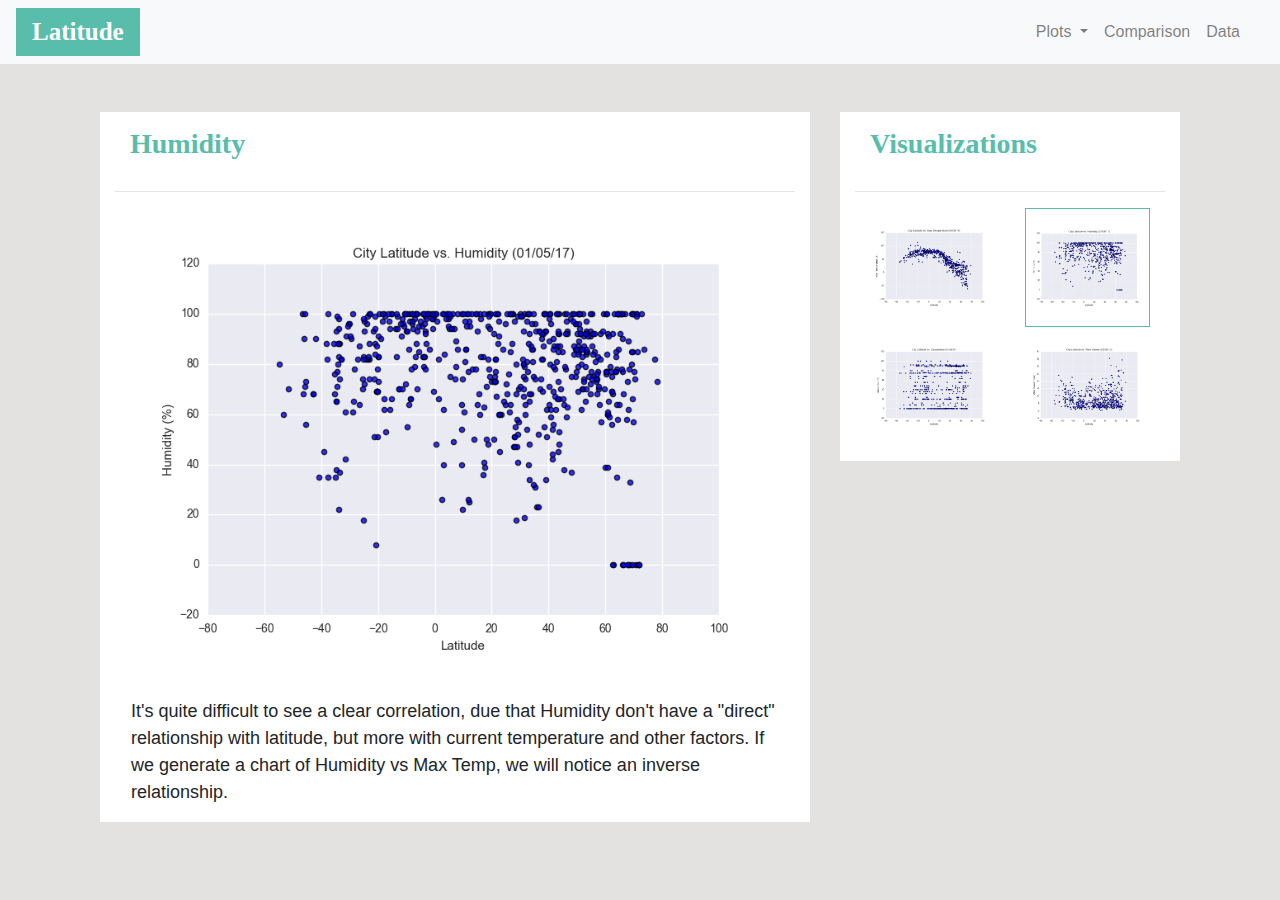
<file: WebVisualizations/humidity.html>
<!DOCTYPE html>
<html lang="en">
    <head>
        <meta charset="UTF-8">
        <title>Humidity</title>
        <link rel="stylesheet" href="https://stackpath.bootstrapcdn.com/bootstrap/4.3.1/css/bootstrap.min.css" integrity="sha384-ggOyR0iXCbMQv3Xipma34MD+dH/1fQ784/j6cY/iJTQUOhcWr7x9JvoRxT2MZw1T" crossorigin="anonymous">
        <link rel="stylesheet" href="style.css">
        <link rel="shortcut icon" type="image/x-icon" href="Resources/assets/images/Fig1.png"/>
    </head>

<body class = "grey-background sm-body-background">
    <!-- Navbar -->
    <nav class="navbar navbar-expand-md navbar-light bg-light bar-green padding-navigator">
        <a class="navbar-brand text-white brand-style px-3"; href="index.html"><strong>Latitude</strong></a>
        <button class="navbar-toggler border border-light" type="button" data-toggle="collapse" data-target="#navbarSupportedContent" aria-controls="navbarSupportedContent" aria-expanded="false" aria-label="Toggle navigation">
            <span class="navbar-toggler-icon"></span>
        </button>
        <div class="collapse navbar-collapse px-3 background-collapse" id="navbarSupportedContent">
            <ul class="navbar-nav ml-auto">
                <li class="nav-item dropdown">
                    <a class="nav-link dropdown-toggle dropdown-list-grey-background" href="#" id="navbarDropdown" role="button" data-toggle="dropdown" aria-haspopup="true" aria-expanded="false">
                    Plots
                    </a>
                    <div class="dropdown-menu" aria-labelledby="navbarDropdown">
                        <a class="dropdown-item"  href="temperature.html">Max Temperature</a>
                        <a class="dropdown-item"  href="humidity.html">Humidity</a>
                        <a class="dropdown-item"  href="cloudness.html">Cloudness</a>
                        <a class="dropdown-item"  href="wind_speed.html">Wind Speed</a>
                    </div>
                </li>
                <li class="nav-item">
                    <a class="nav-link" href="comparison.html">Comparison <span class="sr-only">(current)</span></a>
                </li>
                <li class="nav-item">
                    <a class="nav-link" href="data.html">Data</a>
                </li>
            </ul>
        </div>
</nav>

    <div class="container">
        <!-- One row -->
        <div class="row pb-3 mx-auto">
            <!-- First Column -->
            <div class="col-md-8">
                <div class = "col-md-12 white-background mt-5">

                    <h3>
                        <strong>Humidity</strong>
                    </h3>
                    <hr>
                    <img class="rounded mx-auto d-block home-image" src="Resources/assets/images/Fig2.png " width="100%" alt="Latitude Vs Humidity">
                    <p class = "px-3 py-3">It's quite difficult to see a clear correlation, due that Humidity don't have a "direct" relationship with latitude, but more with current temperature and other factors. If we generate a chart of Humidity vs Max Temp, we will notice an inverse relationship.</p>
                </div> 
            </div>
            <!-- Second Column -->
            <div class="col-md-4 mr-auto">
                <div class = "col-md-12 white-background mr-3 mt-5">
                    <h3>
                        <strong>Visualizations</strong>
                    </h3>
                    <hr>
                    <div class = "row pb-3 mx-auto original-visualizations">
                        <div class="col-3 col-md-6">
                            <a href="temperature.html"><img class= "rounded float-right py-3" src="Resources/assets/images/Fig1.png" width="100%" alt="Latitude Vs Temperature">
                            </a>
                        </div>
                        <div class="col-3 col-md-6">
                            <a href="humidity.html"><img class="rounded float-left py-3 images-border rounded-0" src="Resources/assets/images/Fig2.png" width="100%" alt="Latitude Vs Humidity">
                            </a>
                        </div>
                        <div class="col-3 col-md-6">
                            <a href="cloudness.html"><img class="rounded float-right py-3 " src="Resources/assets/images/Fig3.png" width="100%" alt="Latitude Vs Cloudness">
                            </a>
                        </div>
                        
                        <div class="col-3 col-md-6">
                            <a href="wind_speed.html"><img class="center py-3" src="Resources/assets/images/Fig4.png" width="100%" alt="Latitude Vs Wind Speed">
                            </a>
                        </div>
                    </div>
                </div>
                <!-- Small Screen -->
                <div class = "row pb-3 visualizations-first-row mx-auto">
                    <div class="col-4">
                        <a href="temperature.html"><img class= "rounded float-right py-3" src="Resources/assets/images/Fig1.png" width="100%" alt="Latitude Vs Temperature">
                        </a>
                    </div>
                    <div class="col-4">
                        <a href="humidity.html"><img class="images-border rounded-0 rounded mx-auto d-block py-3" src="Resources/assets/images/Fig2.png" width="100%" alt="Latitude Vs Humidity">
                        </a>
                    </div>
                    <div class="col-4">
                        <a href="cloudness.html"><img class="rounded float-right py-3" src="Resources/assets/images/Fig3.png" width="100%" alt="Latitude Vs Cloudness">
                        </a>
                    </div>
                </div>

                <div class="col-4 row visualization-second-row mx-auto">
                    <a href="wind_speed.html"><img class="rounded float-right py-3" src="Resources/assets/images/Fig4.png" width="100%" alt="Latitude Vs Wind Speed">
                    </a>
                </div>
            </div>
        </div>          
    </div>
  <script src="https://code.jquery.com/jquery-3.3.1.slim.min.js" integrity="sha384-q8i/X+965DzO0rT7abK41JStQIAqVgRVzpbzo5smXKp4YfRvH+8abtTE1Pi6jizo" crossorigin="anonymous"></script>
  <script src="https://cdnjs.cloudflare.com/ajax/libs/popper.js/1.14.7/umd/popper.min.js" integrity="sha384-UO2eT0CpHqdSJQ6hJty5KVphtPhzWj9WO1clHTMGa3JDZwrnQq4sF86dIHNDz0W1" crossorigin="anonymous"></script>
  <script src="https://stackpath.bootstrapcdn.com/bootstrap/4.3.1/js/bootstrap.min.js" integrity="sha384-JjSmVgyd0p3pXB1rRibZUAYoIIy6OrQ6VrjIEaFf/nJGzIxFDsf4x0xIM+B07jRM" crossorigin="anonymous"></script>
</body>
</html>
</file>
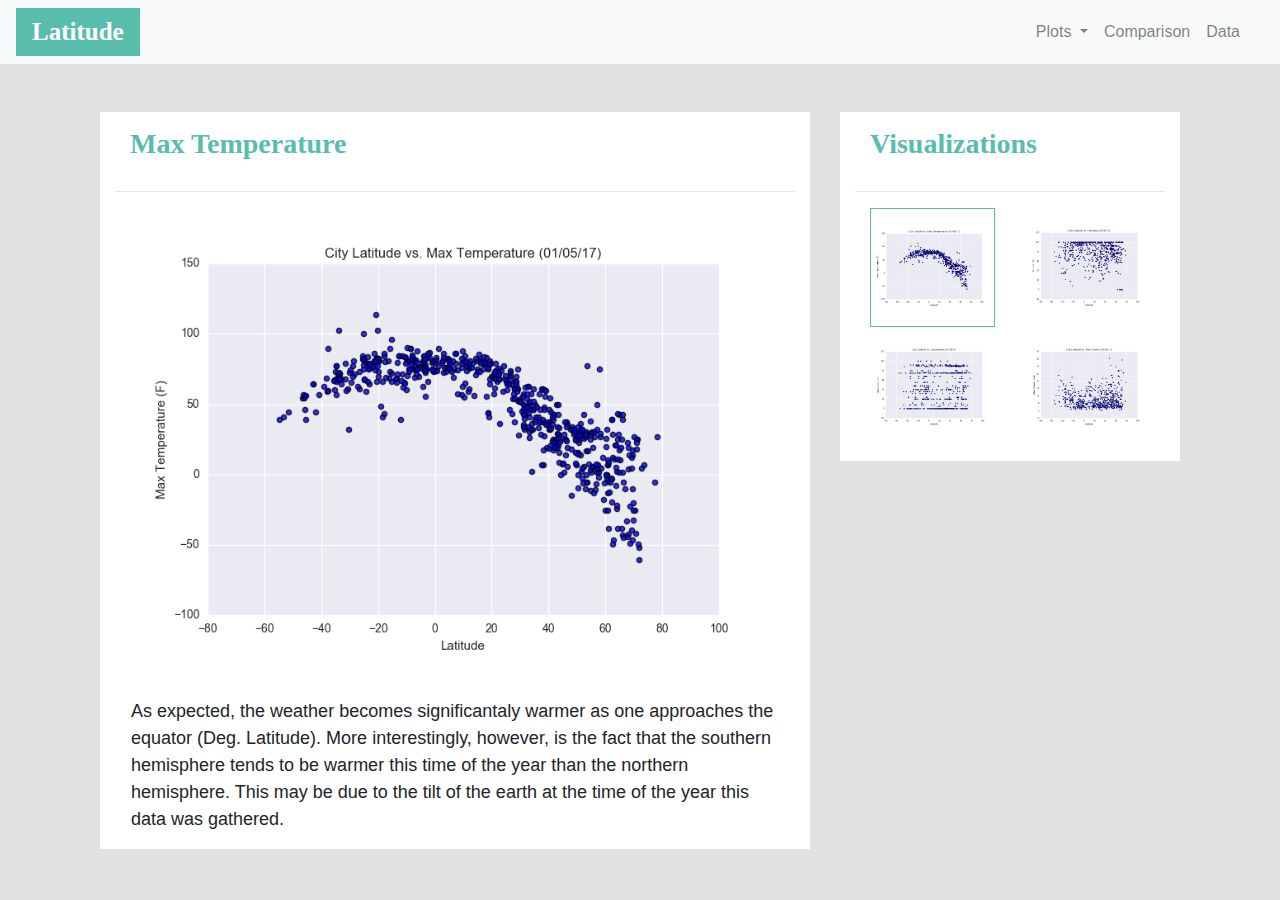
<file: WebVisualizations/temperature.html>
<!DOCTYPE html>
<html lang="en">
    <head>
        <meta charset="UTF-8">
        <title>Temperature</title>
        <link rel="stylesheet" href="https://stackpath.bootstrapcdn.com/bootstrap/4.3.1/css/bootstrap.min.css" integrity="sha384-ggOyR0iXCbMQv3Xipma34MD+dH/1fQ784/j6cY/iJTQUOhcWr7x9JvoRxT2MZw1T" crossorigin="anonymous">
        <link rel="stylesheet" href="style.css">
        <link rel="shortcut icon" type="image/x-icon" href="Resources/assets/images/Fig1.png"/>
    </head>
<body class = "grey-background sm-body-background">
    <nav class="navbar navbar-expand-md navbar-light bg-light bar-green padding-navigator">
        <a class="navbar-brand text-white brand-style px-3"; href="index.html"><strong>Latitude</strong></a>
        <button class="navbar-toggler border border-light" type="button" data-toggle="collapse" data-target="#navbarSupportedContent" aria-controls="navbarSupportedContent" aria-expanded="false" aria-label="Toggle navigation">
            <span class="navbar-toggler-icon"></span>
        </button>
        <div class="collapse navbar-collapse px-3 background-collapse" id="navbarSupportedContent">
            <ul class="navbar-nav ml-auto">
                <li class="nav-item dropdown">
                    <a class="nav-link dropdown-toggle dropdown-list-grey-background" href="#" id="navbarDropdown" role="button" data-toggle="dropdown" aria-haspopup="true" aria-expanded="false">
                    Plots
                    </a>
                    <div class="dropdown-menu" aria-labelledby="navbarDropdown">
                        <a class="dropdown-item"  href="temperature.html">Max Temperature</a>
                        <a class="dropdown-item"  href="humidity.html">Humidity</a>
                        <a class="dropdown-item"  href="cloudness.html">Cloudness</a>
                        <a class="dropdown-item"  href="wind_speed.html">Wind Speed</a>
                    </div>
                </li>
                <li class="nav-item">
                    <a class="nav-link" href="comparison.html">Comparison <span class="sr-only">(current)</span></a>
                </li>
                <li class="nav-item">
                    <a class="nav-link" href="data.html">Data</a>
                </li>
            </ul>
        </div>
</nav>

    <div class="container">

        <div class="row pb-3 mx-auto">

            <div class="col-md-8">
                <div class = "col-md-12 white-background mt-5">

                    <h3>
                        <strong>Max Temperature</strong>
                    </h3>
                    <hr>
                    <img class="rounded mx-auto d-block home-image" src="Resources/assets/images/Fig1.png " width="100%" alt="Latitude Vs Temperature">
                    <p class = "px-3 py-3">As expected, the weather becomes significantaly warmer as one approaches the equator (Deg. Latitude). More interestingly, however, is the fact that the southern hemisphere tends to be warmer this time of the year than the northern hemisphere. This may be due to the tilt of the earth at the time of the year this data was gathered.</p>
                </div> 
            </div>

            <div class="col-md-4 mr-auto">
                <div class = "col-md-12 white-background mr-3 mt-5">
                    <h3>
                        <strong>Visualizations</strong>
                    </h3>
                    <hr>
                    <div class = "row pb-3 mx-auto original-visualizations">
                        <div class="col-3 col-md-6">
                            <a href="temperature.html"><img class= "rounded float-right py-3 images-border rounded-0" src="Resources/assets/images/Fig1.png" width="100%" alt="Latitude Vs Temperature">
                            </a>
                        </div>
                        <div class="col-3 col-md-6">
                            <a href="humidity.html"><img class="rounded float-left py-3" src="Resources/assets/images/Fig2.png" width="100%" alt="Latitude Vs Humidity">
                            </a>
                        </div>
                        <div class="col-3 col-md-6">
                            <a href="cloudness.html"><img class="rounded float-right py-3 " src="Resources/assets/images/Fig3.png" width="100%" alt="Latitude Vs Cloudness">
                            </a>
                        </div>
                    
                        <div class="col-3 col-md-6">
                            <a href="wind_speed.html"><img class="center py-3" src="Resources/assets/images/Fig4.png" width="100%" alt="Latitude Vs Wind Speed">
                            </a>
                        </div> 
                    </div>  
                </div>
                <div class = "row pb-3 visualizations-first-row mx-auto">
                    <div class="col-4">
                        <a href="temperature.html"><img class= "rounded float-right py-3 images-border rounded-0" src="Resources/assets/images/Fig1.png" width="100%" alt="Latitude Vs Temperature">
                        </a>
                    </div>
                    <div class="col-4">
                        <a href="humidity.html"><img class="rounded float-left py-3" src="Resources/assets/images/Fig2.png" width="100%" alt="Latitude Vs Humidity">
                        </a>
                    </div>
                    <div class="col-4">
                        <a href="cloudness.html"><img class="rounded float-right py-3" src="Resources/assets/images/Fig3.png" width="100%" alt="Latitude Vs Cloudness">
                        </a>
                    </div>
                </div>

                <div class="col-4 row visualization-second-row mx-auto">
                    <a href="wind_speed.html"><img class="rounded float-right py-3" src="Resources/assets/images/Fig4.png" width="100%" alt="Latitude Vs Wind Speed">
                    </a>
                </div>
            </div>
        </div>          
    </div>
  <script src="https://code.jquery.com/jquery-3.3.1.slim.min.js" integrity="sha384-q8i/X+965DzO0rT7abK41JStQIAqVgRVzpbzo5smXKp4YfRvH+8abtTE1Pi6jizo" crossorigin="anonymous"></script>
  <script src="https://cdnjs.cloudflare.com/ajax/libs/popper.js/1.14.7/umd/popper.min.js" integrity="sha384-UO2eT0CpHqdSJQ6hJty5KVphtPhzWj9WO1clHTMGa3JDZwrnQq4sF86dIHNDz0W1" crossorigin="anonymous"></script>
  <script src="https://stackpath.bootstrapcdn.com/bootstrap/4.3.1/js/bootstrap.min.js" integrity="sha384-JjSmVgyd0p3pXB1rRibZUAYoIIy6OrQ6VrjIEaFf/nJGzIxFDsf4x0xIM+B07jRM" crossorigin="anonymous"></script>
</body>
</html>
</file>
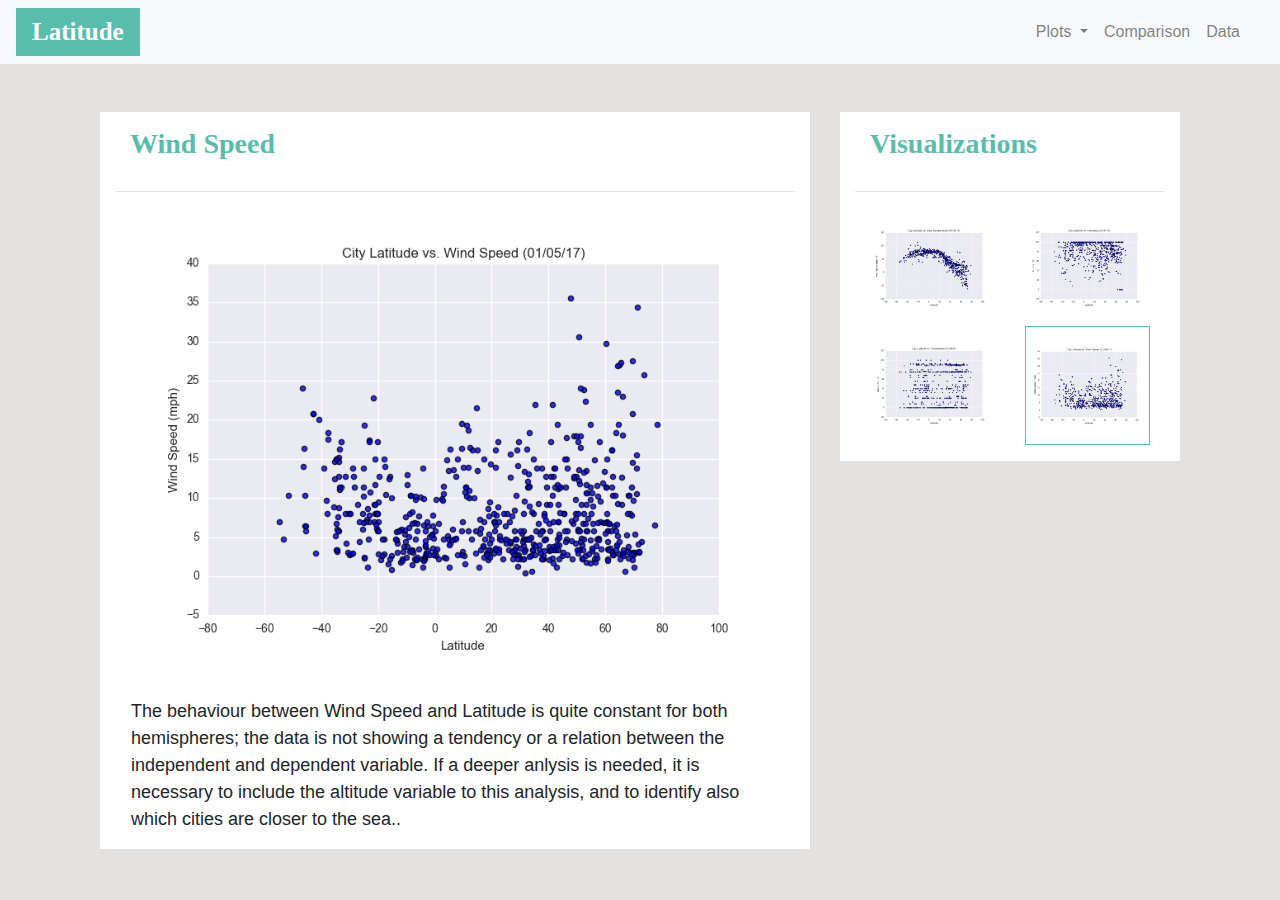
<file: WebVisualizations/wind_speed.html>
<!DOCTYPE html>
<html lang="en">
    <head>
        <meta charset="UTF-8">
        <title>Wind Speed</title>
        <link rel="stylesheet" href="https://stackpath.bootstrapcdn.com/bootstrap/4.3.1/css/bootstrap.min.css" integrity="sha384-ggOyR0iXCbMQv3Xipma34MD+dH/1fQ784/j6cY/iJTQUOhcWr7x9JvoRxT2MZw1T" crossorigin="anonymous">
        <link rel="stylesheet" href="style.css">
        <link rel="shortcut icon" type="image/x-icon" href="Resources/assets/images/Fig1.png"/>
    </head>
<body class = "grey-background sm-body-background">
    <!-- navbar -->
    <nav class="navbar navbar-expand-md navbar-light bg-light bar-green padding-navigator">
        <a class="navbar-brand text-white brand-style px-3"; href="index.html"><strong>Latitude</strong></a>
        <button class="navbar-toggler border border-light" type="button" data-toggle="collapse" data-target="#navbarSupportedContent" aria-controls="navbarSupportedContent" aria-expanded="false" aria-label="Toggle navigation">
            <span class="navbar-toggler-icon"></span>
        </button>
        <div class="collapse navbar-collapse px-3 background-collapse" id="navbarSupportedContent">
            <ul class="navbar-nav ml-auto">
                <li class="nav-item dropdown">
                    <a class="nav-link dropdown-toggle dropdown-list-grey-background" href="#" id="navbarDropdown" role="button" data-toggle="dropdown" aria-haspopup="true" aria-expanded="false">
                    Plots
                    </a>
                    <div class="dropdown-menu" aria-labelledby="navbarDropdown">
                        <a class="dropdown-item"  href="temperature.html">Max Temperature</a>
                        <a class="dropdown-item"  href="humidity.html">Humidity</a>
                        <a class="dropdown-item"  href="cloudness.html">Cloudness</a>
                        <a class="dropdown-item"  href="wind_speed.html">Wind Speed</a>
                    </div>
                </li>
                <li class="nav-item">
                    <a class="nav-link" href="comparison.html">Comparison <span class="sr-only">(current)</span></a>
                </li>
                <li class="nav-item">
                    <a class="nav-link" href="data.html">Data</a>
                </li>
            </ul>
        </div>
</nav>

    <div class="container">

        <!-- Row 1 -->
        <div class="row pb-3 mx-auto">
            <!-- Column 1 -->
            <div class="col-md-8">
                <div class = "col-md-12 white-background mt-5">

                    <h3>
                        <strong>Wind Speed</strong>
                    </h3>
                    <hr>
                    <img class="rounded mx-auto d-block home-image" src="Resources/assets/images/Fig4.png " width="100%" alt="Latitude Vs Wind Speed">
                    <p class = "px-3 py-3">The behaviour between Wind Speed and Latitude is quite constant for both hemispheres; the data is not showing a tendency or a relation between the independent and dependent variable. If a deeper anlysis is needed, it is necessary to include the altitude variable to this analysis, and to identify also which cities are closer to the sea..</p>
                </div> 
            </div>
            <!-- Column 2 -->
            <div class="col-md-4 mr-auto">
                <div class = "col-md-12 white-background mr-3 mt-5">
                    <h3>
                        <strong>Visualizations</strong>
                    </h3>
                    <hr>
                    <!-- Row 2.1 -->
                    <div class = "row pb-3 mx-auto original-visualizations">
                        <div class="col-3 col-md-6">
                            <a href="temperature.html"><img class= "rounded float-right py-3" src="Resources/assets/images/Fig1.png" width="100%" alt="Latitude Vs Temperature">
                            </a>
                        </div>
                        <div class="col-3 col-md-6">
                            <a href="humidity.html"><img class="rounded float-left py-3" src="Resources/assets/images/Fig2.png" width="100%" alt="Latitude Vs Humidity">
                            </a>
                        </div>
                        <div class="col-3 col-md-6">
                            <a href="cloudness.html"><img class="rounded float-right py-3" src="Resources/assets/images/Fig3.png" width="100%" alt="Latitude Vs Cloudness">
                            </a>
                        </div> 
                        <div class="col-3 col-md-6">
                            <a href="wind_speed.html"><img class="rounded float-right py-3 images-border rounded-0" src="Resources/assets/images/Fig4.png" width="100%" alt="Latitude Vs Wind Speed">
                            </a>
                        </div> 
                    </div> 
                    <!-- small screen -->
                    <div class = "row pb-3 visualizations-first-row mx-auto">
                        <div class="col-4">
                            <a href="temperature.html"><img class= "rounded float-right py-3" src="Resources/assets/images/Fig1.png" width="100%" alt="Latitude Vs Temperature">
                            </a>
                        </div>
                        <div class="col-4">
                            <a href="humidity.html"><img class="rounded float-left py-3" src="Resources/assets/images/Fig2.png" width="100%" alt="Latitude Vs Humidity">
                            </a>
                        </div>
                        <div class="col-4">
                            <a href="cloudness.html"><img class="rounded float-right py-3" src="Resources/assets/images/Fig3.png" width="100%" alt="Latitude Vs Cloudness">
                            </a>
                        </div>
                    </div>

                    <div class="col-4 row visualization-second-row mx-auto">
                        <a href="wind_speed.html"><img class="rounded images-border rounded-0 mx-auto d-block" src="Resources/assets/images/Fig4.png" width="100%" alt="Latitude Vs Wind Speed">
                        </a>
                    </div>
                </div>
            </div>
        </div>          
    </div>
  <script src="https://code.jquery.com/jquery-3.3.1.slim.min.js" integrity="sha384-q8i/X+965DzO0rT7abK41JStQIAqVgRVzpbzo5smXKp4YfRvH+8abtTE1Pi6jizo" crossorigin="anonymous"></script>
  <script src="https://cdnjs.cloudflare.com/ajax/libs/popper.js/1.14.7/umd/popper.min.js" integrity="sha384-UO2eT0CpHqdSJQ6hJty5KVphtPhzWj9WO1clHTMGa3JDZwrnQq4sF86dIHNDz0W1" crossorigin="anonymous"></script>
  <script src="https://stackpath.bootstrapcdn.com/bootstrap/4.3.1/js/bootstrap.min.js" integrity="sha384-JjSmVgyd0p3pXB1rRibZUAYoIIy6OrQ6VrjIEaFf/nJGzIxFDsf4x0xIM+B07jRM" crossorigin="anonymous"></script>
</body>
</html>
</file>
<file: WebVisualizations/style.css>
/* Style*/
.brand-style{
    background-color: rgb(89, 189, 172);
    font-family: 'Times New Roman'; 
    font-size: 25px;
}

h3{
    color: rgb(89, 189, 172);
    font-family: 'Times New Roman';
    padding: 15px;
}

h5{
    color: rgb(89, 189, 172);
    font-family: 'Times New Roman';
    padding: 15px;
}

.home-image{
    padding: 10px;
    border: none;
}

.grey-background{
    background-color: rgb(228, 225, 225);
}
.white-background{
    background-color: white;
}

.images-border{
    border:1px solid rgb(89, 189, 172);
}


p{
    font-family: Arial;
    font-size: large;
 }

.center {
   text-align: center;
  }

.separator{
    visibility: hidden;
}

.visualizations-first-row{
    display: none;
}

.visualization-second-row{
    display: none;
}

.body-table-background{
    background-color:rgb(228, 225, 225);
}

.social-media-style{
    padding: 0;
    margin: 0;
    box-sizing: border-box;
}

ul li{
    display: inline-block;
}

ul{
    display: flex;
    justify-content: center;
}

ul li a{
    color: black;
   margin-bottom: 0%;
}

.right-align{
    justify-content: right;
}

/* Adjustment for small screen */

@media(max-width:767px){
    .bar-green{
        background-color: rgb(89, 189, 172)!important;    
    }

    .background-collapse{
        background-color: #f8f9fa;
    }

    .padding-navigator{
        padding:inherit;
    }

    .sm-body-background{
        background-color : white;
    }

    .body-table-background{
        background-color: white;
    }

    .separator{
        visibility: visible;
    }

    .original-visualizations{
        display: none;
    }

    .visualizations-first-row{
        display: inline-flex;
    }

    .visualization-second-row{
        display: grid;
    }

    .table-border {
        border: 1px solid #ddd;
      }
    
    tr{
        border-bottom: 1px solid #ddd;
    }

    .dropdown-list-grey-background{
        background-color: rgb(228, 225, 225) ;
    }
}
</file>
